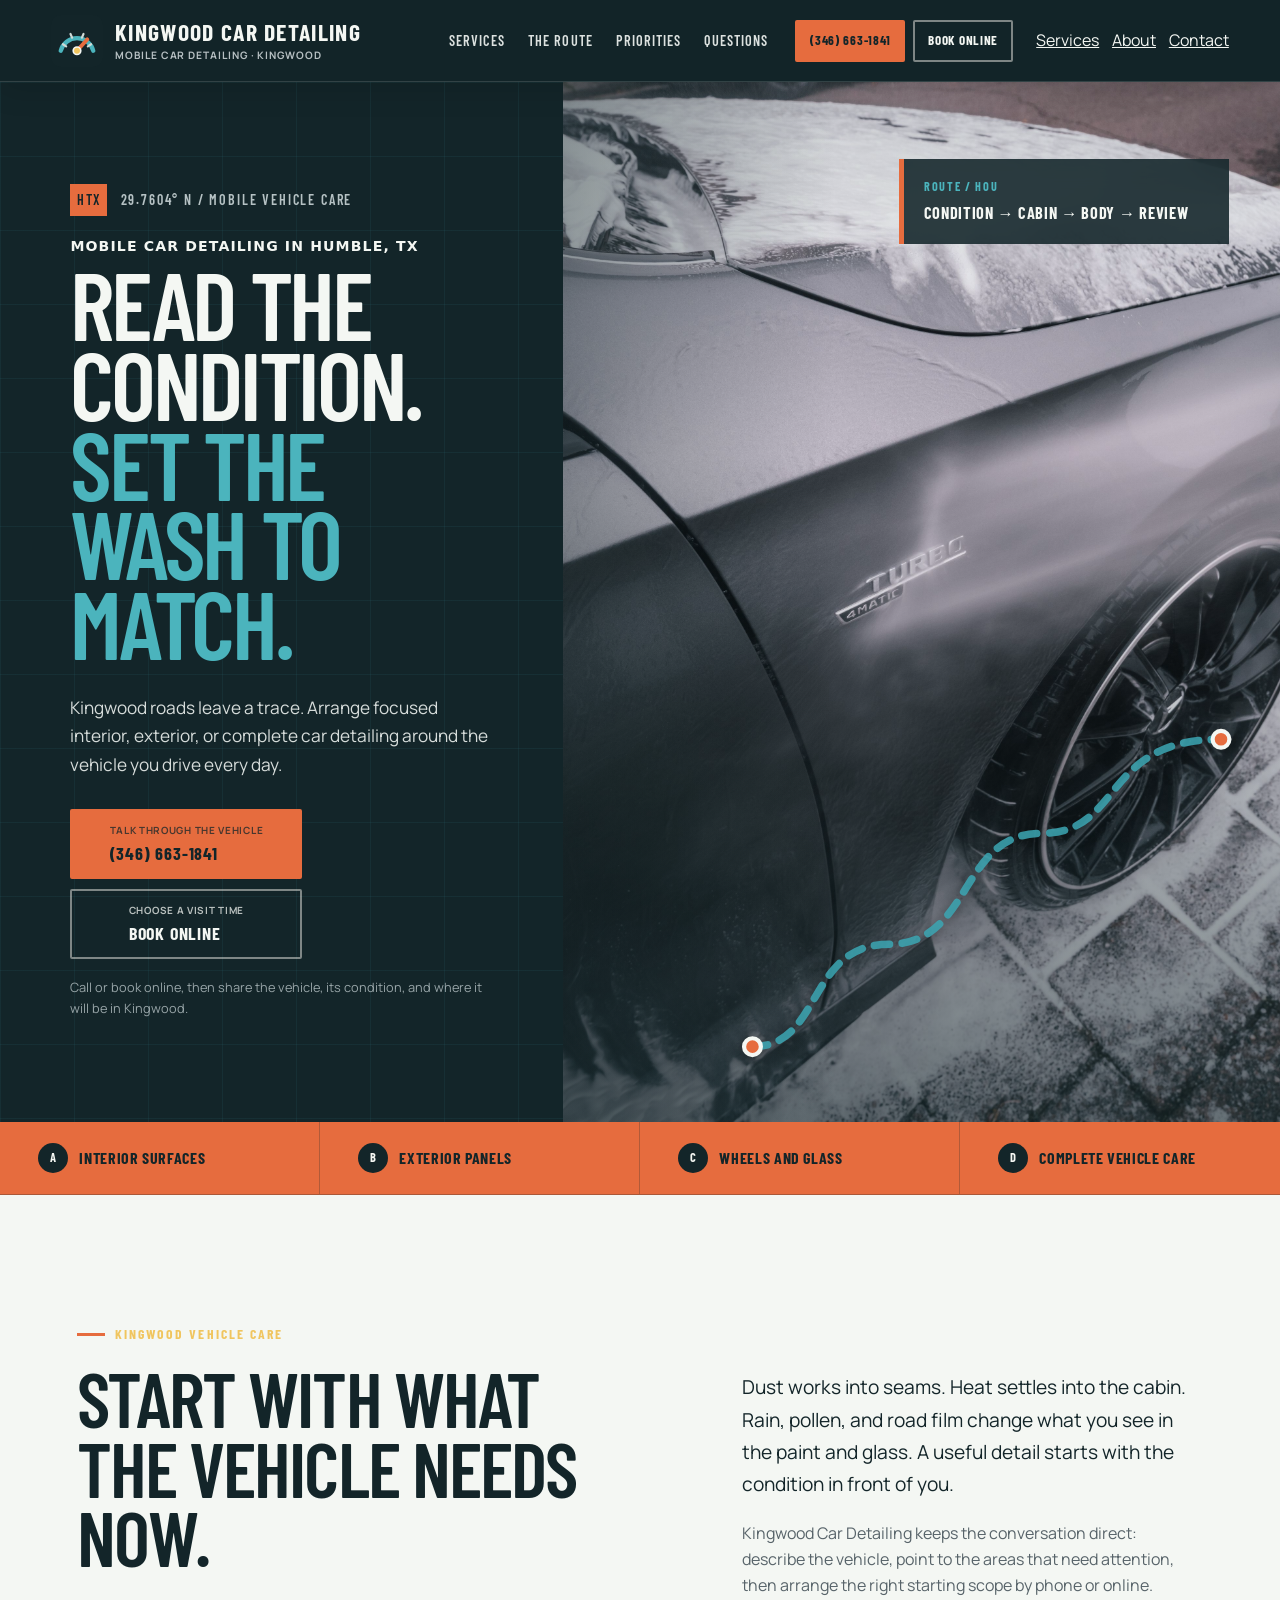
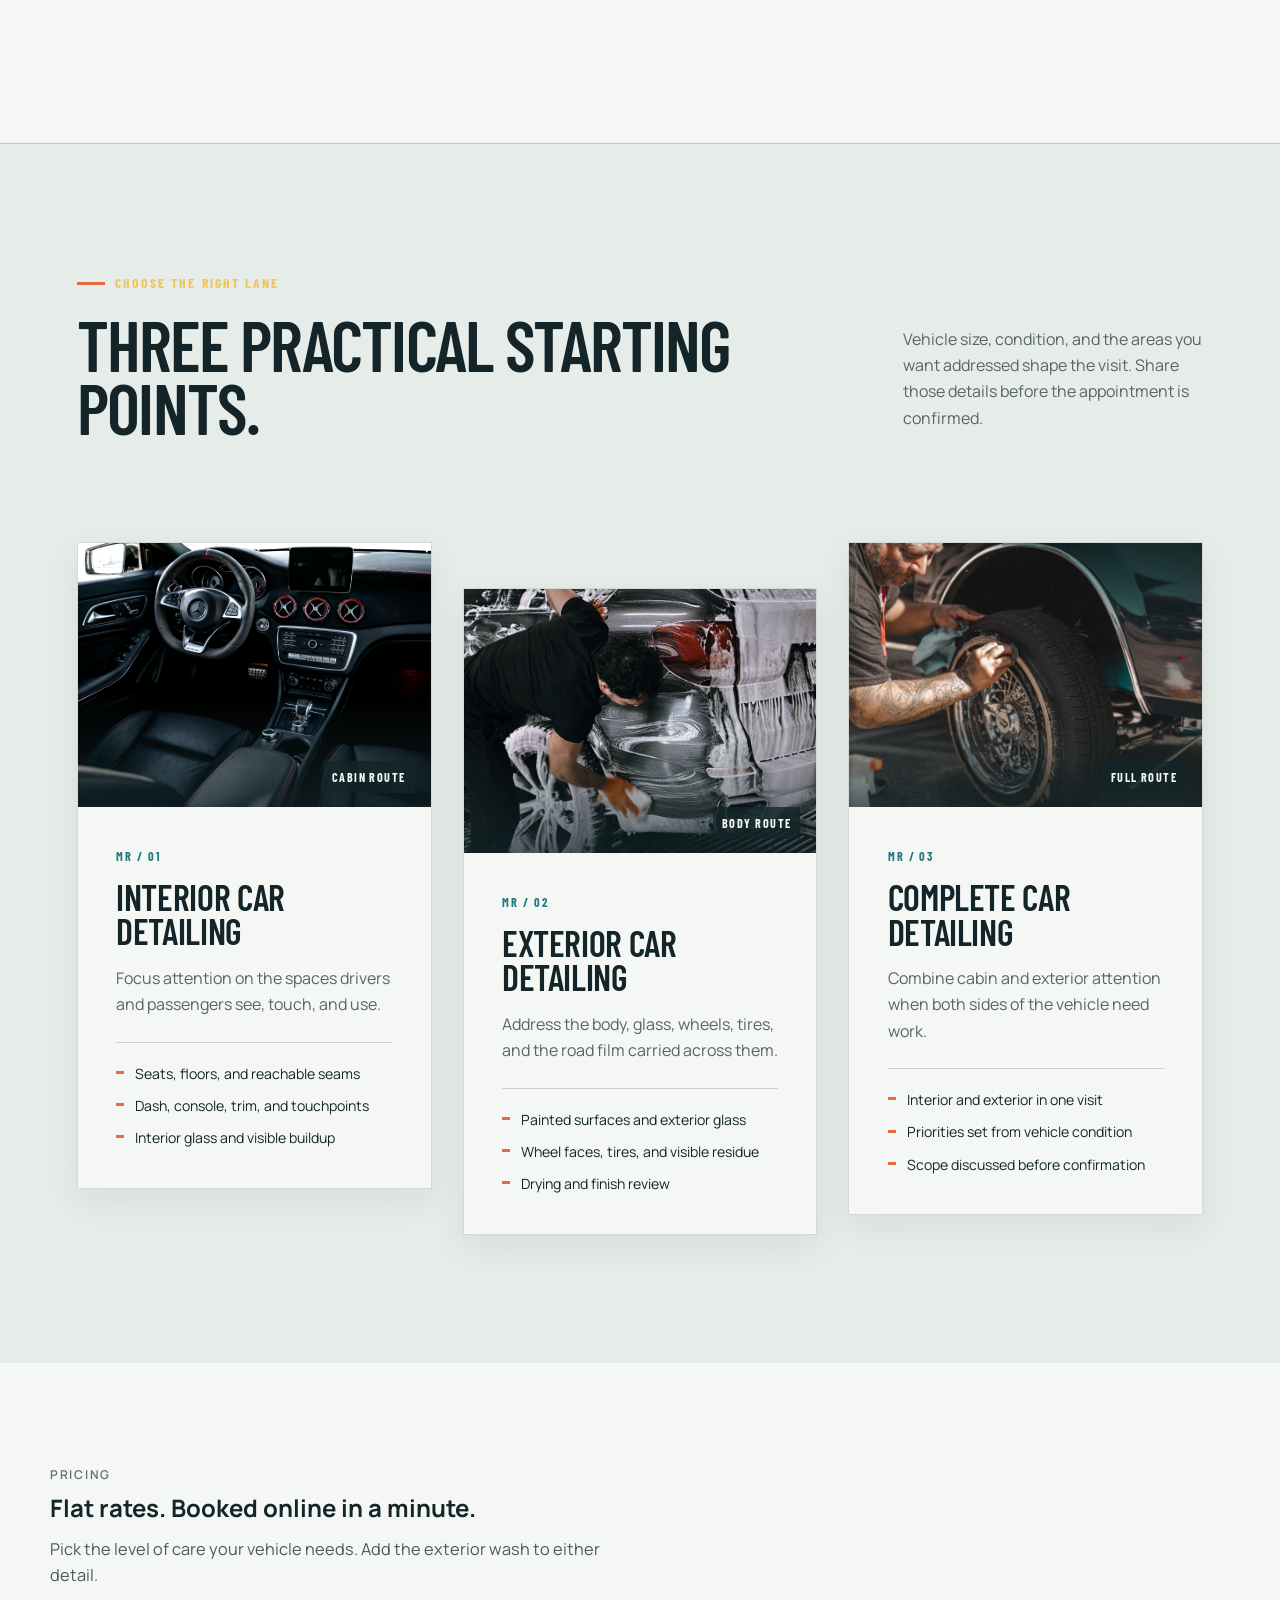
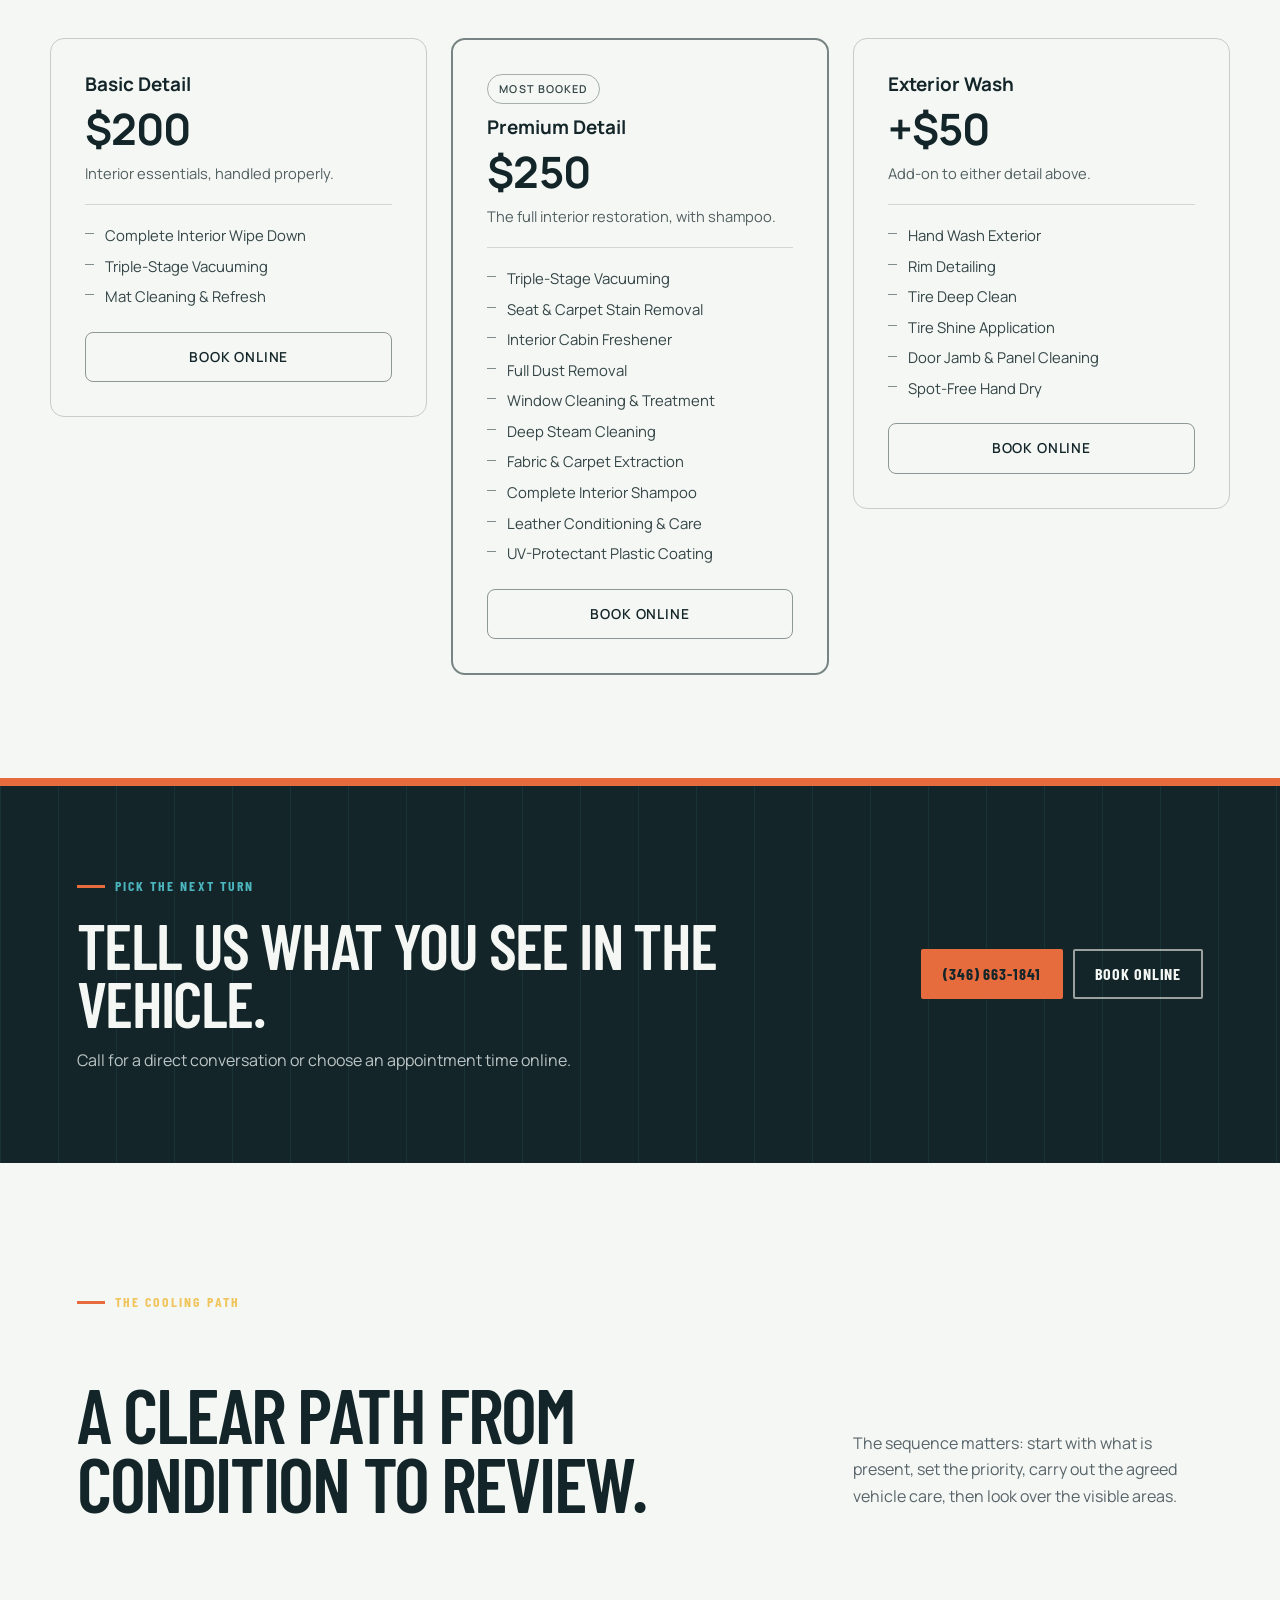
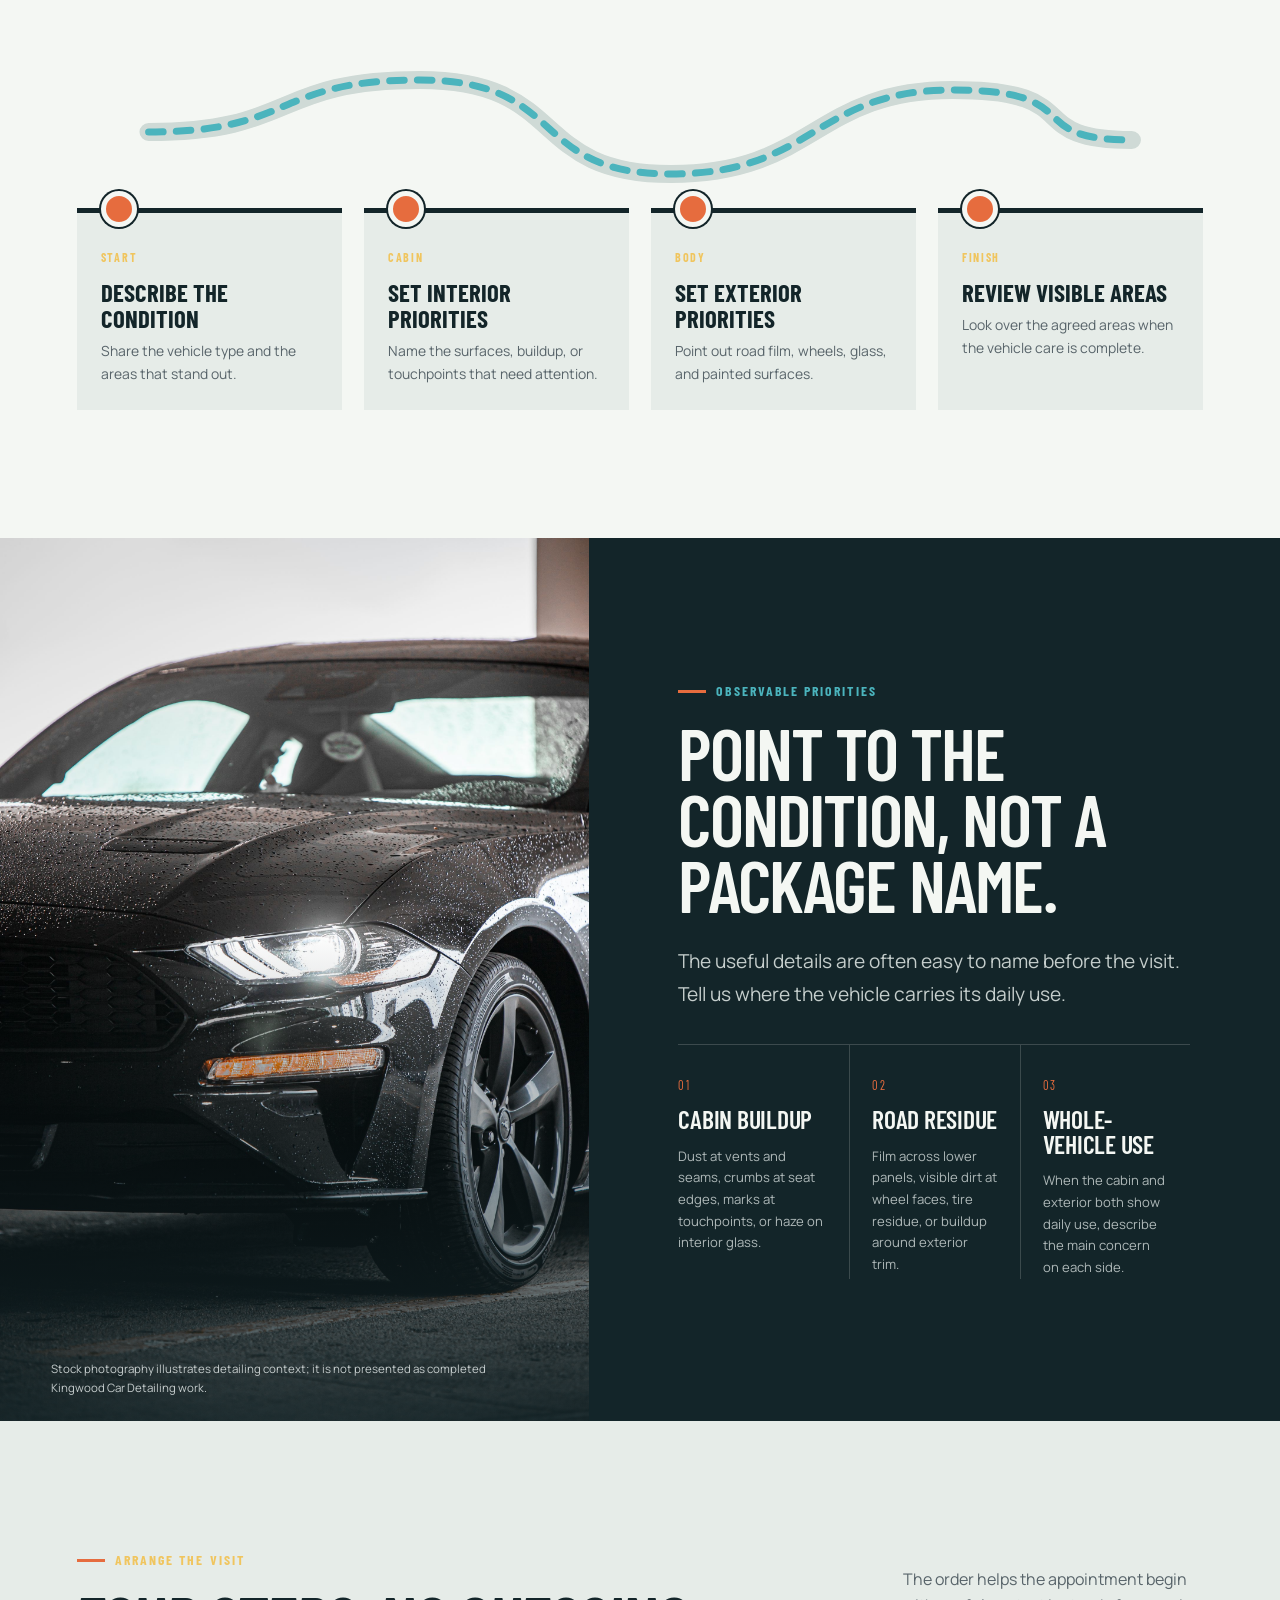
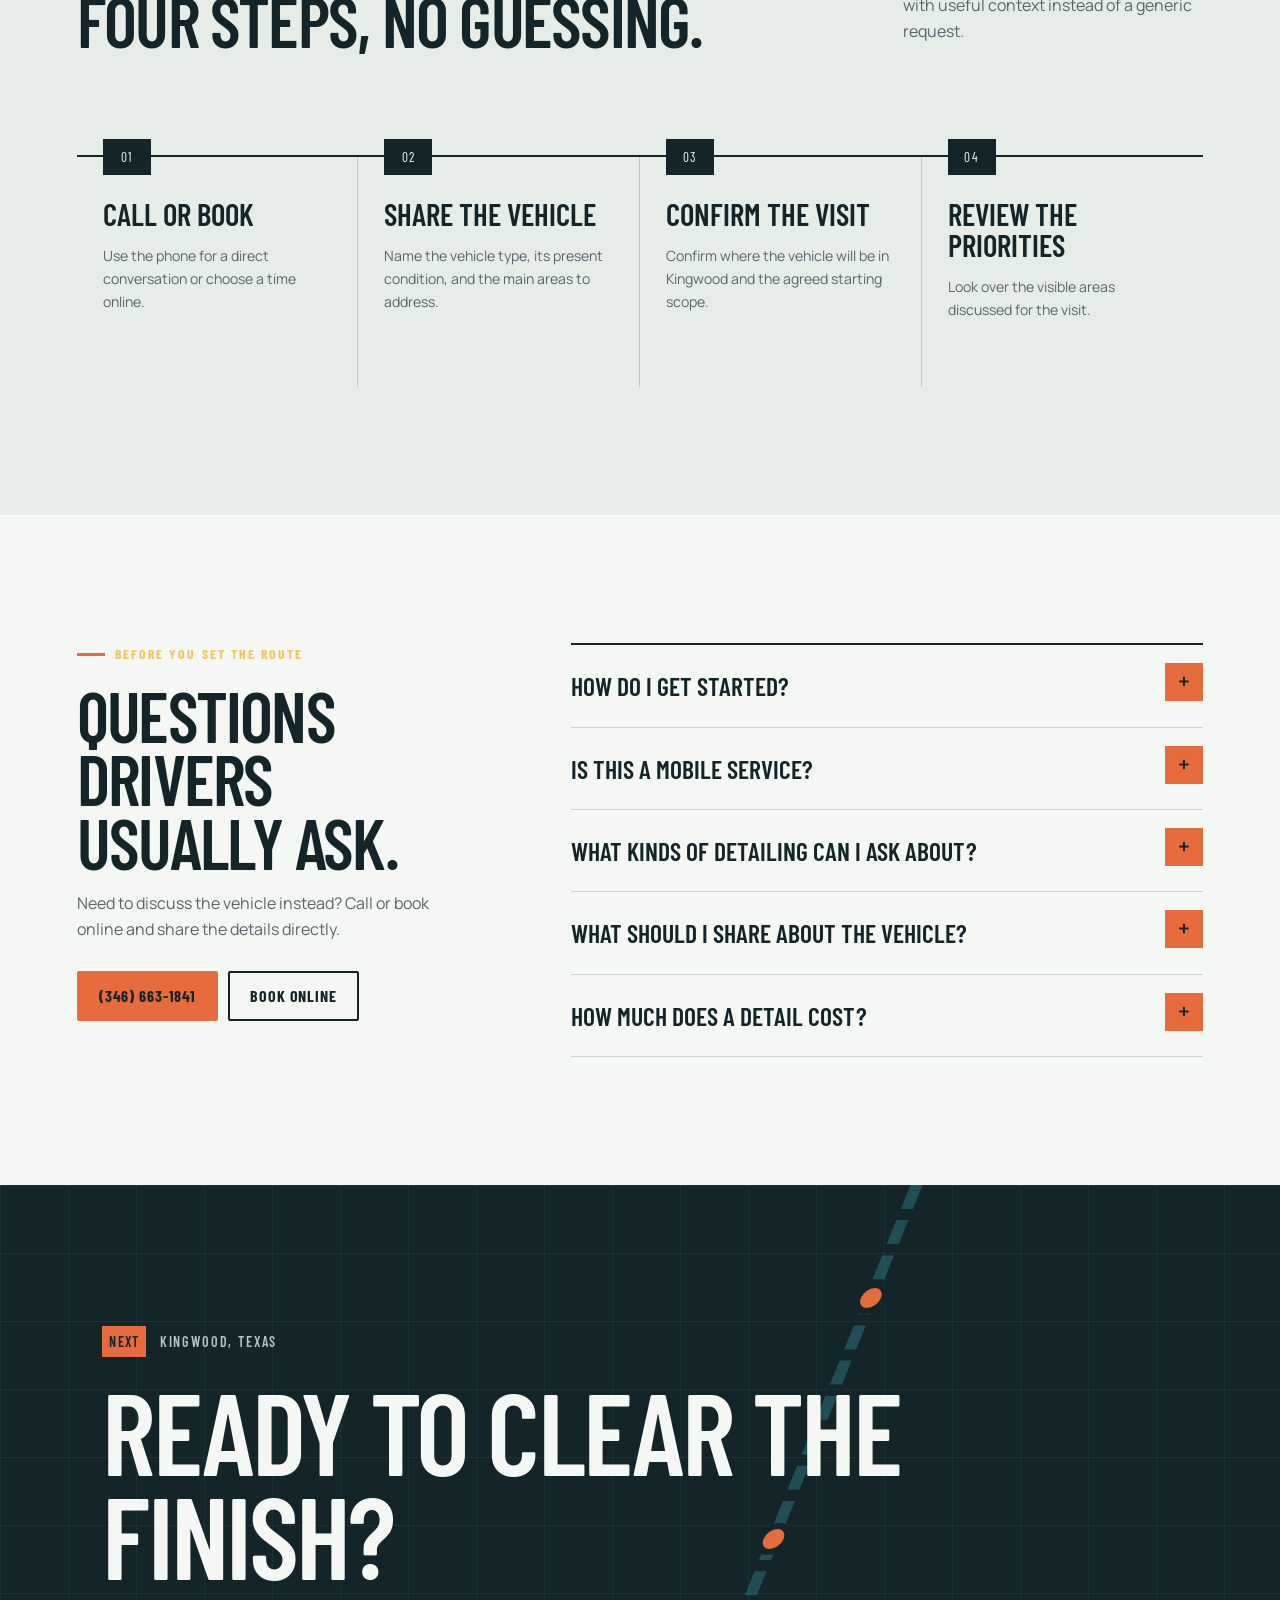
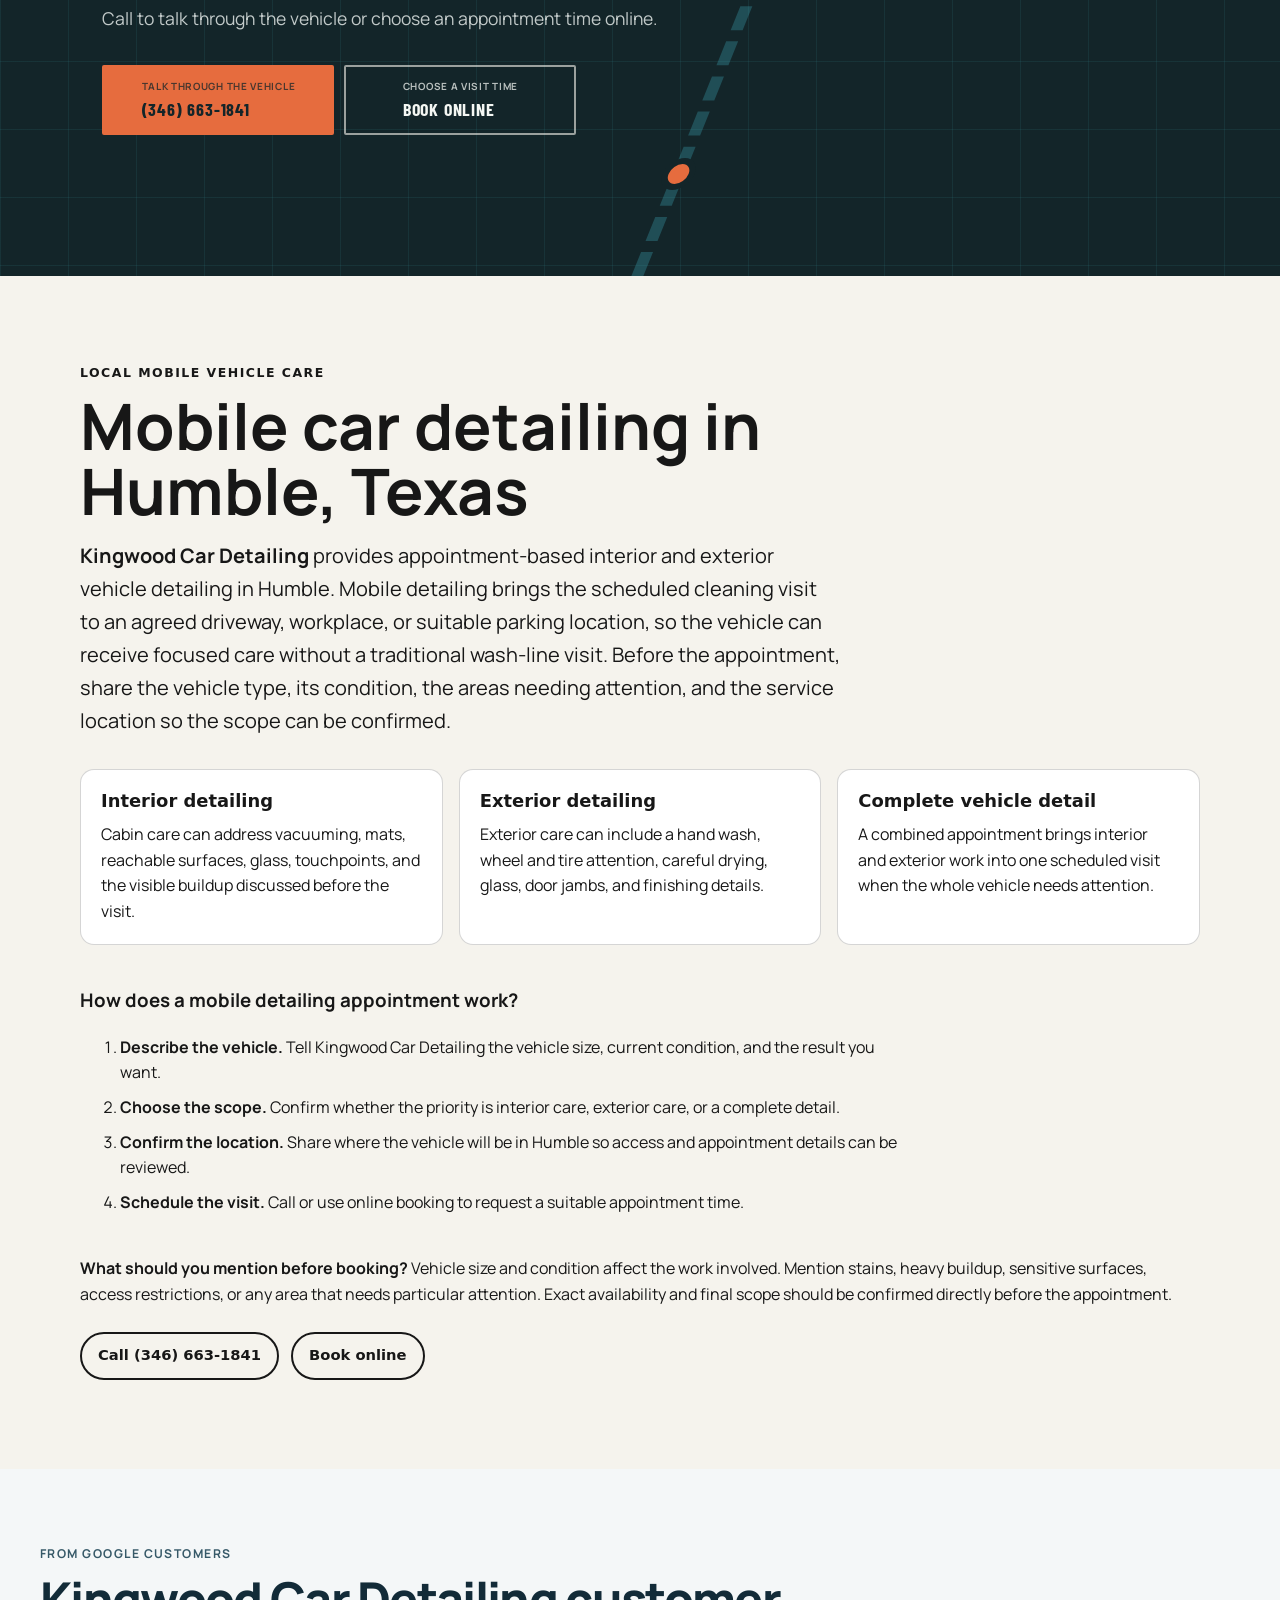
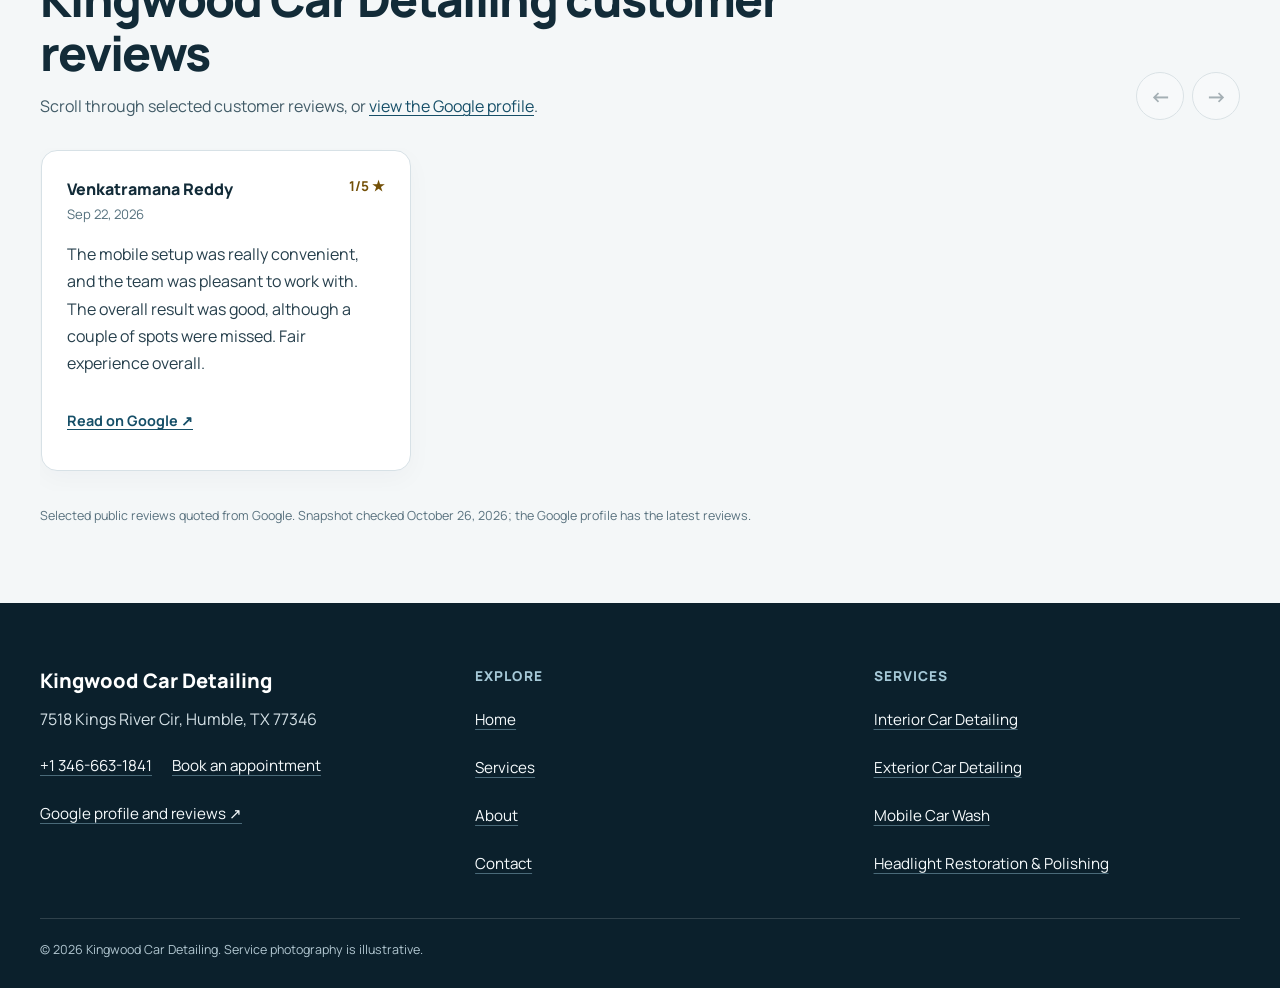
<file: index.html>
<!doctype html>
<html lang="en">
<head>
  <meta charset="utf-8">
  <meta name="viewport" content="width=device-width, initial-scale=1">
  <title>Mobile Car Detailing in Humble, TX | Kingwood Car Detailing</title>
  <meta name="theme-color" content="#191b1d">
  <link rel="canonical" href="https://kingwoodcardetailing.shop/">
  <link rel="icon" href="/assets/favicon.svg" type="image/svg+xml">
  <link rel="preconnect" href="https://fonts.googleapis.com">
  <link rel="preconnect" href="https://fonts.gstatic.com" crossorigin>
  <link href="https://fonts.googleapis.com/css2?family=Barlow+Condensed:wght@500;600;700&family=Manrope:wght@400;500;600;700&display=swap" rel="stylesheet">
  <link rel="preload" href="/assets/hero-route.jpg" as="image">
  <link rel="stylesheet" href="/styles.css">
  <script type="application/ld+json">
{
  "@context": "https://schema.org",
  "@type": "AutomotiveBusiness",
  "name": "Kingwood Car Detailing",
  "url": "https://kingwoodcardetailing.shop/",
  "telephone": "+1 346-663-1841",
  "address": {
    "@type": "PostalAddress",
    "streetAddress": "7518 Kings River Cir",
    "addressLocality": "Humble",
    "addressRegion": "TX",
    "postalCode": "77346",
    "addressCountry": "US"
  },
  "description": "Mobile car detailing in Kingwood, Texas with interior, exterior, and complete vehicle care appointments.",
  "areaServed": {
    "@type": "City",
    "name": "Humble",
    "containedInPlace": {
      "@type": "State",
      "name": "Texas"
    }
  },
  "hasOfferCatalog": {
    "@type": "OfferCatalog",
    "name": "Car detailing services",
    "itemListElement": [
      {
        "@type": "Offer",
        "itemOffered": {
          "@type": "Service",
          "name": "Interior car detailing"
        }
      },
      {
        "@type": "Offer",
        "itemOffered": {
          "@type": "Service",
          "name": "Exterior car detailing"
        }
      },
      {
        "@type": "Offer",
        "itemOffered": {
          "@type": "Service",
          "name": "Complete car detailing"
        }
      }
    ]
  },
  "priceRange": "$200-$250",
  "makesOffer": [
    {
      "@type": "Offer",
      "name": "Basic Detail",
      "price": "200",
      "priceCurrency": "USD",
      "availability": "https://schema.org/InStock",
      "itemOffered": {
        "@type": "Service",
        "name": "Basic Detail",
        "description": "Interior essentials: complete interior wipe down, triple-stage vacuuming, and mat cleaning and refresh."
      }
    },
    {
      "@type": "Offer",
      "name": "Premium Detail",
      "price": "250",
      "priceCurrency": "USD",
      "availability": "https://schema.org/InStock",
      "itemOffered": {
        "@type": "Service",
        "name": "Premium Detail",
        "description": "The full interior restoration, including complete interior shampoo, deep steam cleaning, fabric and carpet extraction, and leather conditioning."
      }
    },
    {
      "@type": "Offer",
      "name": "Exterior Wash",
      "price": "50",
      "priceCurrency": "USD",
      "availability": "https://schema.org/InStock",
      "itemOffered": {
        "@type": "Service",
        "name": "Exterior Wash",
        "description": "Add-on exterior wash: hand wash, rim detailing, tire deep clean and shine, door jamb cleaning, and spot-free hand dry."
      }
    }
  ],
  "@id": "https://kingwoodcardetailing.shop/#business",
  "geo": {
    "@type": "GeoCoordinates",
    "latitude": 30.023792276413,
    "longitude": -95.159941863378
  },
  "image": "https://kingwoodcardetailing.shop/assets/hero-route.jpg",
  "contactPoint": {
    "@type": "ContactPoint",
    "telephone": "+1 346-663-1841",
    "contactType": "customer service",
    "areaServed": "US-TX",
    "availableLanguage": "English"
  }
}
    </script>
<!-- SEO-GEO:START -->
  <meta name="description" content="Mobile car detailing in Humble, TX from Kingwood Car Detailing, with interior cleaning, exterior hand washing, and complete details. Call or book online.">
  <meta name="robots" content="index, follow, max-image-preview:large, max-snippet:-1, max-video-preview:-1">
  <meta property="og:locale" content="en_US">
  <meta property="og:type" content="website">
  <meta property="og:site_name" content="Kingwood Car Detailing">
  <meta property="og:title" content="Mobile Car Detailing in Humble, TX | Kingwood Car Detailing">
  <meta property="og:description" content="Mobile car detailing in Humble, TX from Kingwood Car Detailing, with interior cleaning, exterior hand washing, and complete details. Call or book online.">
  <meta property="og:url" content="https://kingwoodcardetailing.shop/">
  <meta property="og:image" content="https://kingwoodcardetailing.shop/assets/hero-route.jpg">
  <meta name="twitter:image" content="https://kingwoodcardetailing.shop/assets/hero-route.jpg">
  <meta name="twitter:card" content="summary_large_image">
  <meta name="twitter:title" content="Mobile Car Detailing in Humble, TX | Kingwood Car Detailing">
  <meta name="twitter:description" content="Mobile car detailing in Humble, TX from Kingwood Car Detailing, with interior cleaning, exterior hand washing, and complete details. Call or book online.">
  <style id="seo-geo-styles">
    .seo-local-intent { display:block; margin:0 0 .55rem; font:700 clamp(.78rem,1.1vw,.95rem)/1.2 system-ui,sans-serif; letter-spacing:.08em; text-transform:uppercase; }
    .seo-geo-section { background:#f5f3ed; color:#171717; padding:clamp(3.5rem,7vw,6.5rem) clamp(1.25rem,5vw,5rem); }
    .seo-geo-inner { width:min(1120px,100%); margin:0 auto; }
    .seo-geo-kicker { margin:0 0 .75rem; font:700 .78rem/1.2 system-ui,sans-serif; letter-spacing:.12em; text-transform:uppercase; }
    .seo-geo-section h2 { max-width:22ch; margin:0 0 1rem; color:inherit; font-size:clamp(2rem,5vw,4rem); line-height:1.02; }
    .seo-geo-answer { max-width:760px; margin:0 0 2rem; font-size:clamp(1.05rem,2vw,1.25rem); line-height:1.65; }
    .seo-geo-grid { display:grid; grid-template-columns:repeat(3,minmax(0,1fr)); gap:1rem; margin:2rem 0; }
    .seo-geo-card { border:1px solid rgba(23,23,23,.18); border-radius:14px; padding:1.25rem; background:#fff; }
    .seo-geo-card h3 { margin:0 0 .6rem; color:inherit; font:700 1.12rem/1.25 system-ui,sans-serif; }
    .seo-geo-card p { margin:0; line-height:1.6; }
    .seo-geo-steps { max-width:820px; margin:2.5rem 0; }
    .seo-geo-steps li { margin:.65rem 0; line-height:1.55; }
    .seo-geo-actions { display:flex; flex-wrap:wrap; gap:.75rem; margin-top:1.5rem; }
    .seo-geo-action { display:inline-flex; align-items:center; min-height:48px; padding:.75rem 1rem; border:2px solid currentColor; border-radius:999px; color:inherit; font:700 .92rem/1 system-ui,sans-serif; text-decoration:none; }
    @media (max-width:760px) { .seo-geo-grid { grid-template-columns:1fr; } }
  </style>
<!-- SEO-GEO:END -->
  <script id="seo-geo-entity-schema" type="application/ld+json">
{
  "@context": "https://schema.org",
  "@graph": [
    {
      "@type": "WebSite",
      "@id": "https://kingwoodcardetailing.shop/#website",
      "url": "https://kingwoodcardetailing.shop/",
      "name": "Kingwood Car Detailing",
      "inLanguage": "en-US",
      "publisher": {
        "@id": "https://kingwoodcardetailing.shop/#business"
      }
    },
    {
      "@type": "Service",
      "@id": "https://kingwoodcardetailing.shop/#mobile-car-detailing",
      "name": "Mobile Car Detailing in Humble, Texas",
      "serviceType": "Mobile car detailing",
      "provider": {
        "@id": "https://kingwoodcardetailing.shop/#business"
      },
      "areaServed": {
        "@type": "City",
        "name": "Humble",
        "containedInPlace": {
          "@type": "State",
          "name": "Texas"
        }
      },
      "url": "https://kingwoodcardetailing.shop/#services"
    }
  ]
}
  </script>
<style id="SEO-NEXT-NAV-CSS">.seo-next-nav{display:flex;gap:.8rem;flex-wrap:wrap}.seo-next-footer-nav{padding:1rem}.seo-next-footer-nav a{color:inherit}</style><link rel="stylesheet" href="/portfolio-components.css">
</head>
<body>
  <a class="skip-link" href="#main">Skip to content</a>

  <header class="site-header" data-header>
    <a class="brand" href="#top" aria-label="Kingwood Car Detailing home">
      <img src="/assets/logo.svg" width="52" height="52" alt="">
      <span class="brand-words">
        <strong>Kingwood Car Detailing</strong>
        <small>Mobile Car Detailing · Kingwood</small>
      </span>
    </a>

    <button class="menu-toggle" type="button" aria-expanded="false" aria-controls="site-nav">
      <span class="sr-only">Open menu</span>
      <i></i><i></i><i></i>
    </button>

    <nav class="site-nav" id="site-nav" aria-label="Primary navigation">
      <a href="#services">Services</a>
      <a href="#route">The route</a>
      <a href="#priorities">Priorities</a>
      <a href="#questions">Questions</a>
      <div class="nav-actions">
        <a class="button button-call button-small" href="tel:+13466631841">(346) 663-1841</a>
        <a class="button button-book button-small" href="/scheduling">Book online</a>
      </div>
    <!-- SEO-NEXT-NAV:START --><div class="seo-next-nav" aria-label="Expanded site pages"><a href="/services/">Services</a><a href="/about/">About</a><a href="/contact/">Contact</a></div><!-- SEO-NEXT-NAV:END --></nav>
  </header>

  <main id="main">
    <section class="hero" id="top">
      <div class="hero-copy">
        <p class="coordinate"><span>HTX</span> 29.7604° N / Mobile vehicle care</p>
        <h1><span class="seo-local-intent" data-seo-local-intent>Mobile Car Detailing in Humble, TX</span>Read the condition. <em>Set the wash to match.</em></h1>
        <p class="hero-lede">Kingwood roads leave a trace. Arrange focused interior, exterior, or complete car detailing around the vehicle you drive every day.</p>
        <div class="action-pair hero-actions">
          <a class="button button-call button-large" href="tel:+13466631841">
            <span>Talk through the vehicle</span>
            <strong>(346) 663-1841</strong>
          </a>
          <a class="button button-book button-large" href="/scheduling">
            <span>Choose a visit time</span>
            <strong>Book online</strong>
          </a>
        </div>
        <p class="microcopy">Call or book online, then share the vehicle, its condition, and where it will be in Kingwood.</p>
      </div>

      <div class="hero-image" role="img" aria-label="A vehicle covered in foam during an exterior wash">
        <div class="hero-image-scrim"></div>
        <div class="hero-map-card" aria-hidden="true">
          <span>ROUTE / HOU</span>
          <strong>Condition → Cabin → Body → Review</strong>
        </div>
        <svg class="hero-route-line" viewBox="0 0 700 560" aria-hidden="true">
          <path d="M72 470 C156 470 136 348 235 348 S318 216 416 216 S487 104 630 104"/>
          <circle cx="72" cy="470" r="10"/>
          <circle cx="630" cy="104" r="10"/>
        </svg>
      </div>
    </section>

    <section class="road-strip" aria-label="Service focus">
      <p><span>A</span> Interior surfaces</p>
      <p><span>B</span> Exterior panels</p>
      <p><span>C</span> Wheels and glass</p>
      <p><span>D</span> Complete vehicle care</p>
    </section>

    <section class="section intro" aria-labelledby="intro-title">
      <div class="section-label">Kingwood vehicle care</div>
      <div class="intro-grid">
        <h2 id="intro-title">Start with what the vehicle needs now.</h2>
        <div class="intro-copy">
          <p class="lead">Dust works into seams. Heat settles into the cabin. Rain, pollen, and road film change what you see in the paint and glass. A useful detail starts with the condition in front of you.</p>
          <p>Kingwood Car Detailing keeps the conversation direct: describe the vehicle, point to the areas that need attention, then arrange the right starting scope by phone or online.</p>
        </div>
      </div>
    </section>

    <section class="section services" id="services" aria-labelledby="services-title">
      <div class="section-heading">
        <div>
          <p class="section-kicker">Choose the right lane</p>
          <h2 id="services-title">Three practical starting points.</h2>
        </div>
        <p>Vehicle size, condition, and the areas you want addressed shape the visit. Share those details before the appointment is confirmed.</p>
      </div>

      <div class="service-grid">
        <article class="service-card">
          <div class="service-photo">
            <img src="/assets/service-interior.jpg" alt="A vehicle interior receiving careful surface cleaning" loading="lazy" width="1800" height="1200">
            <span>Cabin route</span>
          </div>
          <div class="service-content">
            <p class="service-code">MR / 01</p>
            <h3>Interior car detailing</h3>
            <p>Focus attention on the spaces drivers and passengers see, touch, and use.</p>
            <ul>
              <li>Seats, floors, and reachable seams</li>
              <li>Dash, console, trim, and touchpoints</li>
              <li>Interior glass and visible buildup</li>
            </ul>
          </div>
        </article>

        <article class="service-card service-card-offset">
          <div class="service-photo">
            <img src="/assets/service-foam.jpg" alt="A dark car covered with wash foam" loading="lazy" width="1800" height="2250">
            <span>Body route</span>
          </div>
          <div class="service-content">
            <p class="service-code">MR / 02</p>
            <h3>Exterior car detailing</h3>
            <p>Address the body, glass, wheels, tires, and the road film carried across them.</p>
            <ul>
              <li>Painted surfaces and exterior glass</li>
              <li>Wheel faces, tires, and visible residue</li>
              <li>Drying and finish review</li>
            </ul>
          </div>
        </article>

        <article class="service-card">
          <div class="service-photo">
            <img src="/assets/service-wheel.jpg" alt="A vehicle wheel covered with cleaning foam" loading="lazy" width="1800" height="1200">
            <span>Full route</span>
          </div>
          <div class="service-content">
            <p class="service-code">MR / 03</p>
            <h3>Complete car detailing</h3>
            <p>Combine cabin and exterior attention when both sides of the vehicle need work.</p>
            <ul>
              <li>Interior and exterior in one visit</li>
              <li>Priorities set from vehicle condition</li>
              <li>Scope discussed before confirmation</li>
            </ul>
          </div>
        </article>
      </div>
    </section>

    <section class="rates" id="pricing" aria-labelledby="pricing-title">
      <div class="rates-shell">
        <div class="rates-head">
          <p class="rates-eyebrow">Pricing</p>
          <h2 id="pricing-title">Flat rates. Booked online in a minute.</h2>
          <p class="rates-intro">Pick the level of care your vehicle needs. Add the exterior wash to either detail.</p>
        </div>

        <div class="rate-grid">
          <article class="rate-card">
            <h3>Basic Detail</h3>
            <p class="rate-figure">$200</p>
            <p class="rate-note">Interior essentials, handled properly.</p>
            <ul class="rate-list">
              <li>Complete Interior Wipe Down</li>
              <li>Triple-Stage Vacuuming</li>
              <li>Mat Cleaning &amp; Refresh</li>
            </ul>
            <a class="rate-cta" href="/scheduling" target="_blank" rel="noopener">Book Online</a>
          </article>
          <article class="rate-card rate-card-featured">
            <span class="rate-badge">Most booked</span>
            <h3>Premium Detail</h3>
            <p class="rate-figure">$250</p>
            <p class="rate-note">The full interior restoration, with shampoo.</p>
            <ul class="rate-list">
              <li>Triple-Stage Vacuuming</li>
              <li>Seat &amp; Carpet Stain Removal</li>
              <li>Interior Cabin Freshener</li>
              <li>Full Dust Removal</li>
              <li>Window Cleaning &amp; Treatment</li>
              <li>Deep Steam Cleaning</li>
              <li>Fabric &amp; Carpet Extraction</li>
              <li>Complete Interior Shampoo</li>
              <li>Leather Conditioning &amp; Care</li>
              <li>UV-Protectant Plastic Coating</li>
            </ul>
            <a class="rate-cta" href="/scheduling" target="_blank" rel="noopener">Book Online</a>
          </article>
          <article class="rate-card">
            <h3>Exterior Wash</h3>
            <p class="rate-figure">+$50</p>
            <p class="rate-note">Add-on to either detail above.</p>
            <ul class="rate-list">
              <li>Hand Wash Exterior</li>
              <li>Rim Detailing</li>
              <li>Tire Deep Clean</li>
              <li>Tire Shine Application</li>
              <li>Door Jamb &amp; Panel Cleaning</li>
              <li>Spot-Free Hand Dry</li>
            </ul>
            <a class="rate-cta" href="/scheduling" target="_blank" rel="noopener">Book Online</a>
          </article>
        </div>
      </div>
    </section>


    <section class="route-callout" aria-label="Contact Kingwood Car Detailing">
      <div>
        <p class="section-kicker">Pick the next turn</p>
        <h2>Tell us what you see in the vehicle.</h2>
        <p>Call for a direct conversation or choose an appointment time online.</p>
      </div>
      <div class="action-pair">
        <a class="button button-call" href="tel:+13466631841">(346) 663-1841</a>
        <a class="button button-book button-book-light" href="/scheduling">Book online</a>
      </div>
    </section>

    <section class="section route-section" id="route" aria-labelledby="route-title">
      <div class="route-intro">
        <p class="section-kicker">The cooling path</p>
        <h2 id="route-title">A clear path from condition to review.</h2>
        <p>The sequence matters: start with what is present, set the priority, carry out the agreed vehicle care, then look over the visible areas.</p>
      </div>

      <div class="route-map">
        <svg viewBox="0 0 1100 190" preserveAspectRatio="none" aria-hidden="true">
          <path class="route-base" d="M70 100 C215 100 190 48 335 48 S440 142 580 142 S720 58 855 58 S920 108 1030 108"/>
          <path class="route-progress" d="M70 100 C215 100 190 48 335 48 S440 142 580 142 S720 58 855 58 S920 108 1030 108"/>
        </svg>
        <ol class="waypoints">
          <li>
            <span>Start</span>
            <strong>Describe the condition</strong>
            <p>Share the vehicle type and the areas that stand out.</p>
          </li>
          <li>
            <span>Cabin</span>
            <strong>Set interior priorities</strong>
            <p>Name the surfaces, buildup, or touchpoints that need attention.</p>
          </li>
          <li>
            <span>Body</span>
            <strong>Set exterior priorities</strong>
            <p>Point out road film, wheels, glass, and painted surfaces.</p>
          </li>
          <li>
            <span>Finish</span>
            <strong>Review visible areas</strong>
            <p>Look over the agreed areas when the vehicle care is complete.</p>
          </li>
        </ol>
      </div>
    </section>

    <section class="priorities" id="priorities" aria-labelledby="priorities-title">
      <div class="priority-image">
        <img src="/assets/detail-wet-paint.jpg" alt="Water droplets reflecting light on dark vehicle paint" loading="lazy" width="2000" height="3000">
        <p>Stock photography illustrates detailing context; it is not presented as completed Kingwood Car Detailing work.</p>
      </div>
      <div class="priority-copy">
        <p class="section-kicker">Observable priorities</p>
        <h2 id="priorities-title">Point to the condition, not a package name.</h2>
        <p class="lead">The useful details are often easy to name before the visit. Tell us where the vehicle carries its daily use.</p>
        <div class="priority-list">
          <article>
            <span>01</span>
            <h3>Cabin buildup</h3>
            <p>Dust at vents and seams, crumbs at seat edges, marks at touchpoints, or haze on interior glass.</p>
          </article>
          <article>
            <span>02</span>
            <h3>Road residue</h3>
            <p>Film across lower panels, visible dirt at wheel faces, tire residue, or buildup around exterior trim.</p>
          </article>
          <article>
            <span>03</span>
            <h3>Whole-vehicle use</h3>
            <p>When the cabin and exterior both show daily use, describe the main concern on each side.</p>
          </article>
        </div>
      </div>
    </section>

    <section class="section process" aria-labelledby="process-title">
      <div class="section-heading">
        <div>
          <p class="section-kicker">Arrange the visit</p>
          <h2 id="process-title">Four steps, no guessing.</h2>
        </div>
        <p>The order helps the appointment begin with useful context instead of a generic request.</p>
      </div>
      <ol class="process-grid">
        <li><span>Call or book</span><p>Use the phone for a direct conversation or choose a time online.</p></li>
        <li><span>Share the vehicle</span><p>Name the vehicle type, its present condition, and the main areas to address.</p></li>
        <li><span>Confirm the visit</span><p>Confirm where the vehicle will be in Kingwood and the agreed starting scope.</p></li>
        <li><span>Review the priorities</span><p>Look over the visible areas discussed for the visit.</p></li>
      </ol>
    </section>

    <section class="section questions" id="questions" aria-labelledby="questions-title">
      <div class="questions-intro">
        <p class="section-kicker">Before you set the route</p>
        <h2 id="questions-title">Questions drivers usually ask.</h2>
        <p>Need to discuss the vehicle instead? Call or book online and share the details directly.</p>
        <div class="action-pair questions-actions">
          <a class="button button-call" href="tel:+13466631841">(346) 663-1841</a>
          <a class="button button-book button-book-dark" href="/scheduling">Book online</a>
        </div>
      </div>
      <div class="faq-list">
        <details>
          <summary>How do I get started?</summary>
          <p>Call (346) 663-1841 or book online. Share the vehicle type, its condition, the areas that need attention, and where it will be in Kingwood.</p>
        </details>
        <details>
          <summary>Is this a mobile service?</summary>
          <p>Yes. Kingwood Car Detailing is built around mobile car detailing in Kingwood. Confirm the location and visit details when you call or book.</p>
        </details>
        <details>
          <summary>What kinds of detailing can I ask about?</summary>
          <p>Start with interior, exterior, or complete car detailing. The vehicle size, condition, and visible priorities help shape the scope.</p>
        </details>
        <details>
          <summary>What should I share about the vehicle?</summary>
          <p>Share the vehicle type, what you can see now, any areas that need focused attention, and where the vehicle will be for the visit.</p>
        </details>
        <details>
          <summary>How much does a detail cost?</summary>
          <p>The Basic Detail is $200 and covers interior essentials. The Premium Detail is $250 and includes a complete interior shampoo. An Exterior Wash can be added to either for $50. Vehicle size and condition can affect the final scope, so confirm the details when you call or book.</p>
        </details>
      </div>
    </section>

    <section class="final-cta" id="contact">
      <div class="final-route-mark" aria-hidden="true">
        <span></span><span></span><span></span>
      </div>
      <p class="coordinate"><span>NEXT</span> Kingwood, Texas</p>
      <h2>Ready to clear the finish?</h2>
      <p>Call to talk through the vehicle or choose an appointment time online.</p>
      <div class="action-pair final-actions">
        <a class="button button-call button-large" href="tel:+13466631841">
          <span>Talk through the vehicle</span>
          <strong>(346) 663-1841</strong>
        </a>
        <a class="button button-book button-book-light button-large" href="/scheduling">
          <span>Choose a visit time</span>
          <strong>Book online</strong>
        </a>
      </div>
    </section>
  <!-- SEO-GEO-LOCAL:START -->
    <section class="seo-geo-section" id="local-detailing" aria-labelledby="local-detailing-title">
      <div class="seo-geo-inner">
        <p class="seo-geo-kicker">Local mobile vehicle care</p>
        <h2 id="local-detailing-title">Mobile car detailing in Humble, Texas</h2>
        <p class="seo-geo-answer"><strong>Kingwood Car Detailing</strong> provides appointment-based interior and exterior vehicle detailing in Humble. Mobile detailing brings the scheduled cleaning visit to an agreed driveway, workplace, or suitable parking location, so the vehicle can receive focused care without a traditional wash-line visit. Before the appointment, share the vehicle type, its condition, the areas needing attention, and the service location so the scope can be confirmed.</p>

        <div class="seo-geo-grid" aria-label="Available detailing options">
          <article class="seo-geo-card">
            <h3>Interior detailing</h3>
            <p>Cabin care can address vacuuming, mats, reachable surfaces, glass, touchpoints, and the visible buildup discussed before the visit.</p>
          </article>
          <article class="seo-geo-card">
            <h3>Exterior detailing</h3>
            <p>Exterior care can include a hand wash, wheel and tire attention, careful drying, glass, door jambs, and finishing details.</p>
          </article>
          <article class="seo-geo-card">
            <h3>Complete vehicle detail</h3>
            <p>A combined appointment brings interior and exterior work into one scheduled visit when the whole vehicle needs attention.</p>
          </article>
        </div>

        <div class="seo-geo-steps">
          <h3>How does a mobile detailing appointment work?</h3>
          <ol>
            <li><strong>Describe the vehicle.</strong> Tell Kingwood Car Detailing the vehicle size, current condition, and the result you want.</li>
            <li><strong>Choose the scope.</strong> Confirm whether the priority is interior care, exterior care, or a complete detail.</li>
            <li><strong>Confirm the location.</strong> Share where the vehicle will be in Humble so access and appointment details can be reviewed.</li>
            <li><strong>Schedule the visit.</strong> Call or use online booking to request a suitable appointment time.</li>
          </ol>
        </div>

        <p><strong>What should you mention before booking?</strong> Vehicle size and condition affect the work involved. Mention stains, heavy buildup, sensitive surfaces, access restrictions, or any area that needs particular attention. Exact availability and final scope should be confirmed directly before the appointment.</p>
        <div class="seo-geo-actions">
          <a class="seo-geo-action" href="tel:+13466631841">Call (346) 663-1841</a>
          <a class="seo-geo-action" href="/scheduling" target="_blank" rel="noopener">Book online</a>
        </div>
      </div>
    </section>
<!-- SEO-GEO-LOCAL:END -->
  <!-- PORTFOLIO-REVIEWS:START --><section class="portfolio-reviews" aria-labelledby="portfolio-reviews-title"><div class="portfolio-reviews__heading"><div><p class="portfolio-reviews__kicker">From Google customers</p><h2 id="portfolio-reviews-title">Kingwood Car Detailing customer reviews</h2><p class="portfolio-reviews__intro">Scroll through selected customer reviews, or <a href="https://www.google.com/maps?cid=2976044469024476765" target="_blank" rel="noopener noreferrer">view the Google profile</a>.</p></div><div class="portfolio-reviews__controls"><button type="button" data-reviews-prev aria-label="Previous reviews">←</button><button type="button" data-reviews-next aria-label="Next reviews">→</button></div></div><div class="portfolio-reviews__track" role="region" aria-label="Scrollable customer reviews" tabindex="0"><article class="portfolio-review"><div class="portfolio-review__meta"><div><span class="portfolio-review__author">Venkatramana Reddy</span><time datetime="2026-09-22">Sep 22, 2026</time></div><span class="portfolio-review__rating" aria-label="1 out of 5 stars">1/5 ★</span></div><blockquote><p>The mobile setup was really convenient, and the team was pleasant to work with. The overall result was good, although a couple of spots were missed. Fair experience overall.</p></blockquote><a class="portfolio-review__source" href="https://www.google.com/maps/reviews/data=!4m8!14m7!1m6!2m5!1sCi9DQUlRQUNvZENodHljRjlvT2xWbWRWRkVWVFZtVEdSWE5IUkZjWFZHUnpsNGVXYxAB!2m1!1s0x0:0x294d08ad43f84e5d!3m1!1s2@1:CAIQACodChtycF9oOlVmdVFEVTVmTGRXNHRFcXVGRzl4eWc%7C%7C?hl=en-US" target="_blank" rel="noopener noreferrer">Read on Google ↗</a></article></div><p class="portfolio-reviews__note">Selected public reviews quoted from Google. Snapshot checked <time datetime="2026-10-26">October 26, 2026</time>; the Google profile has the latest reviews.</p></section><!-- PORTFOLIO-REVIEWS:END -->
</main>

  <footer class="portfolio-footer"><div class="portfolio-footer__grid"><div><strong class="portfolio-footer__name">Kingwood Car Detailing</strong><address>7518 Kings River Cir, Humble, TX 77346</address><div class="portfolio-footer__contact"><a href="tel:+13466631841">+1 346-663-1841</a><a href="/scheduling">Book an appointment</a></div><a href="https://www.google.com/maps?cid=2976044469024476765" target="_blank" rel="noopener noreferrer">Google profile and reviews ↗</a></div><div><h2>Explore</h2><nav aria-label="Footer navigation"><a href="/">Home</a><a href="/services/">Services</a><a href="/about/">About</a><a href="/contact/">Contact</a></nav></div><div><h2>Services</h2><nav aria-label="Service pages"><a href="/services/interior-car-detailing/">Interior Car Detailing</a><a href="/services/exterior-car-detailing/">Exterior Car Detailing</a><a href="/services/mobile-car-wash/">Mobile Car Wash</a><a href="/services/headlight-restoration/">Headlight Restoration &amp; Polishing</a></nav></div></div><p class="portfolio-footer__bottom">© <span id="year">2026</span> Kingwood Car Detailing. Service photography is illustrative.</p></footer>

  <div class="mobile-action-bar" aria-label="Contact options">
    <a href="tel:+13466631841"><span>Call</span><strong>(346) 663-1841</strong></a>
    <a href="/scheduling"><span>Schedule</span><strong>Book online</strong></a>
  </div>

  <script src="/script.js" defer></script>
<script src="/portfolio-components.js" defer></script>
</body>
</html>
</file>
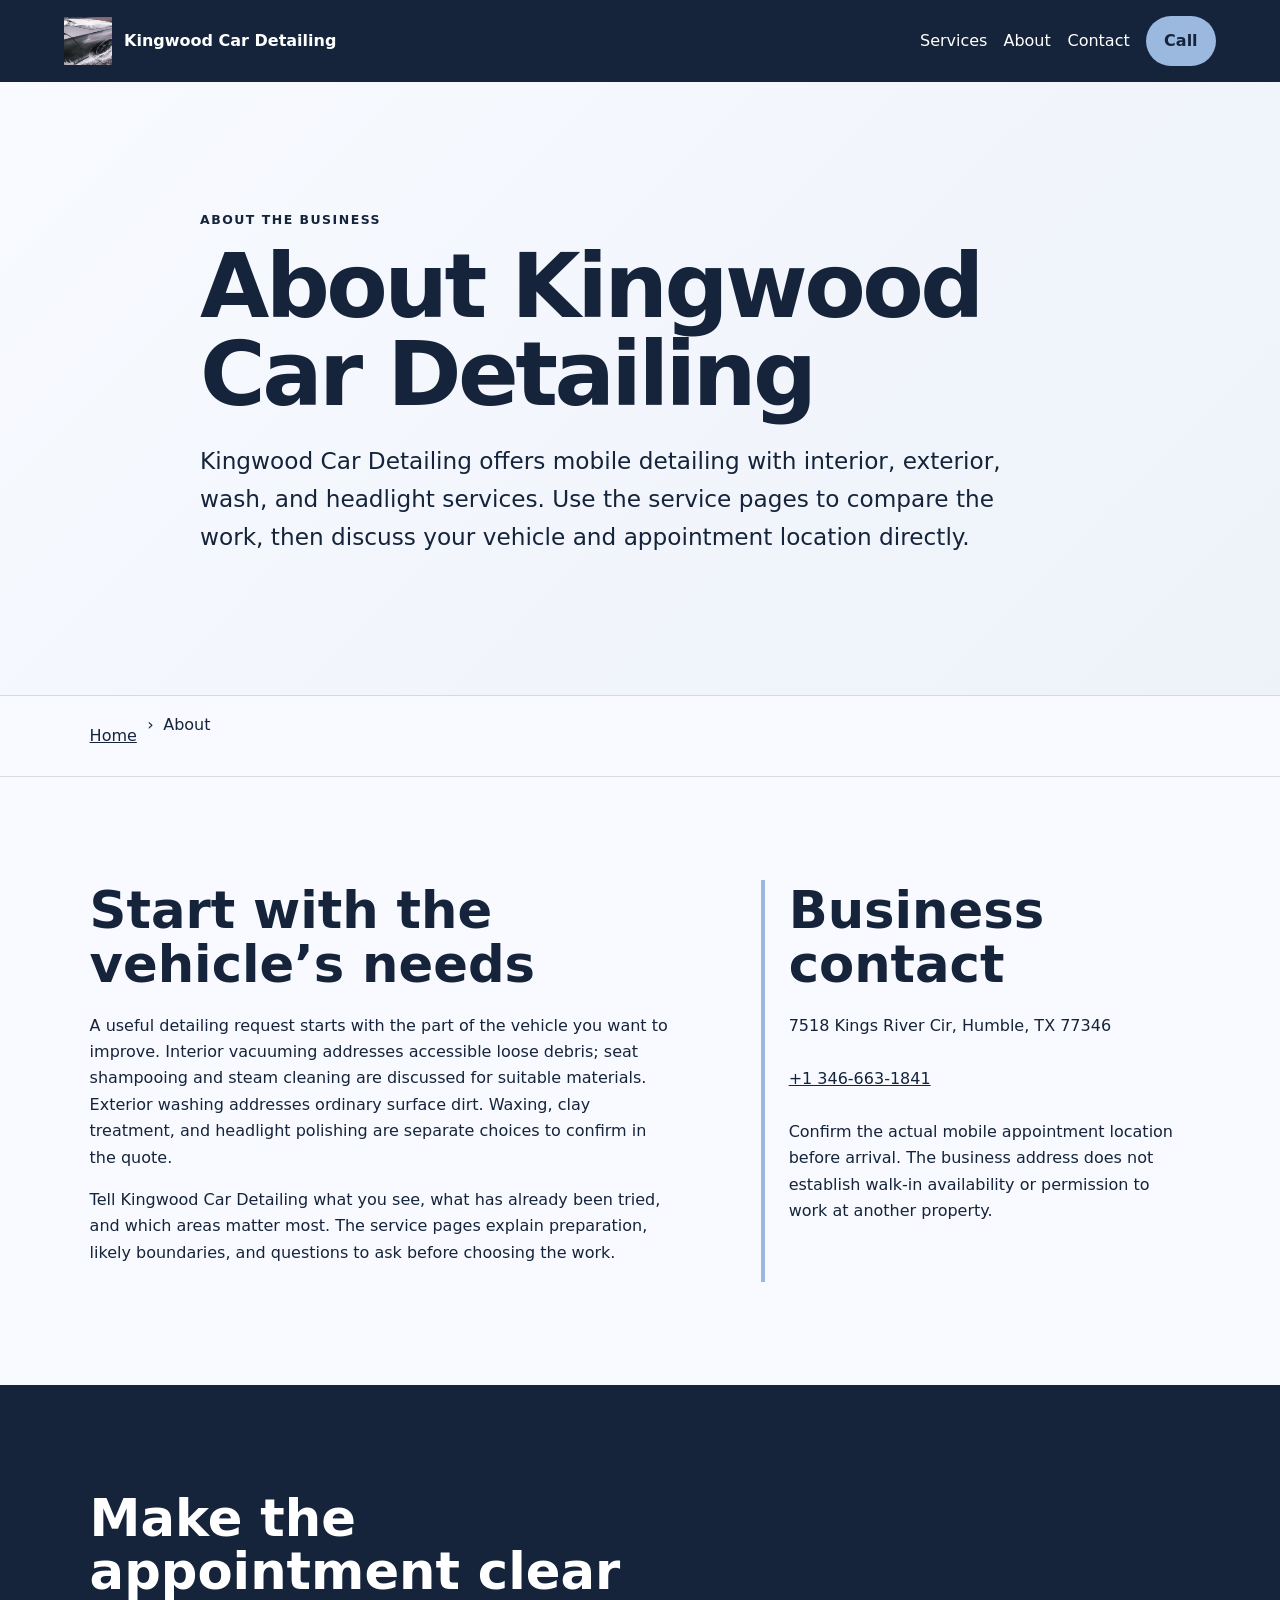
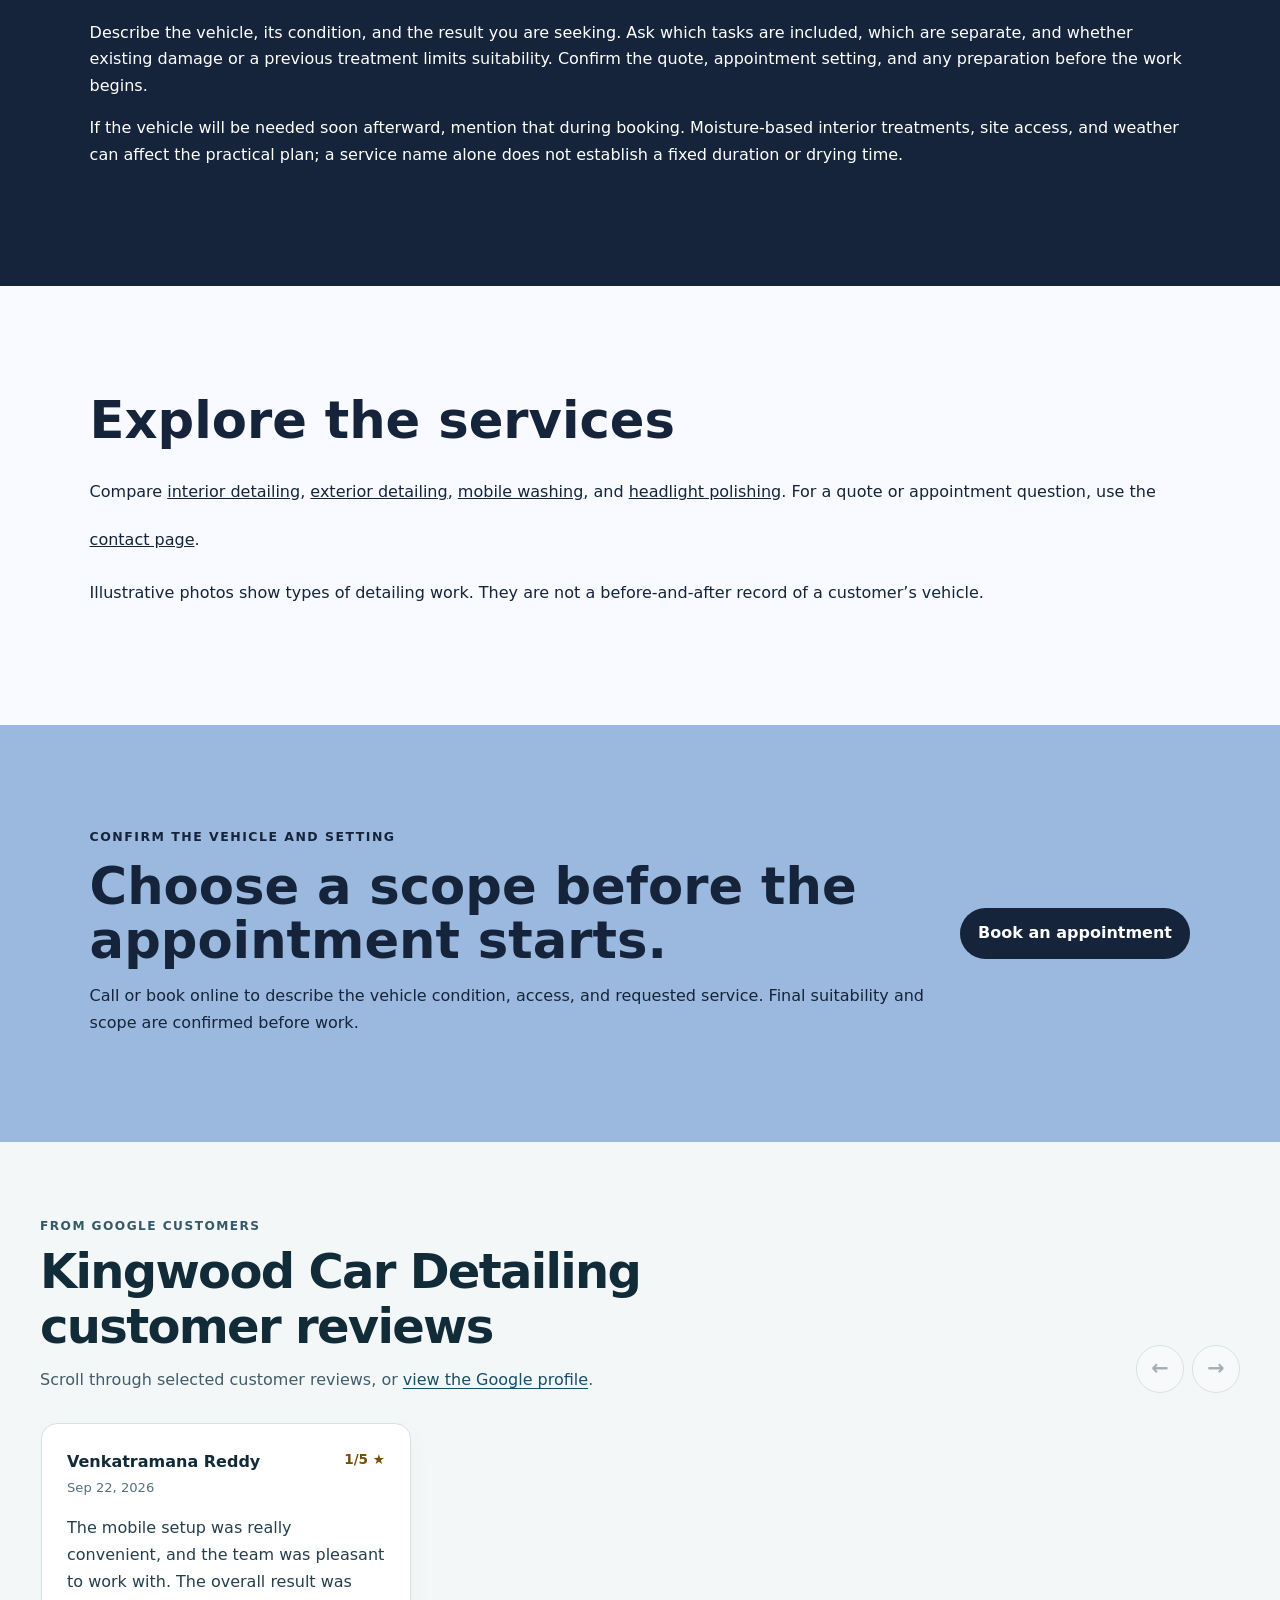
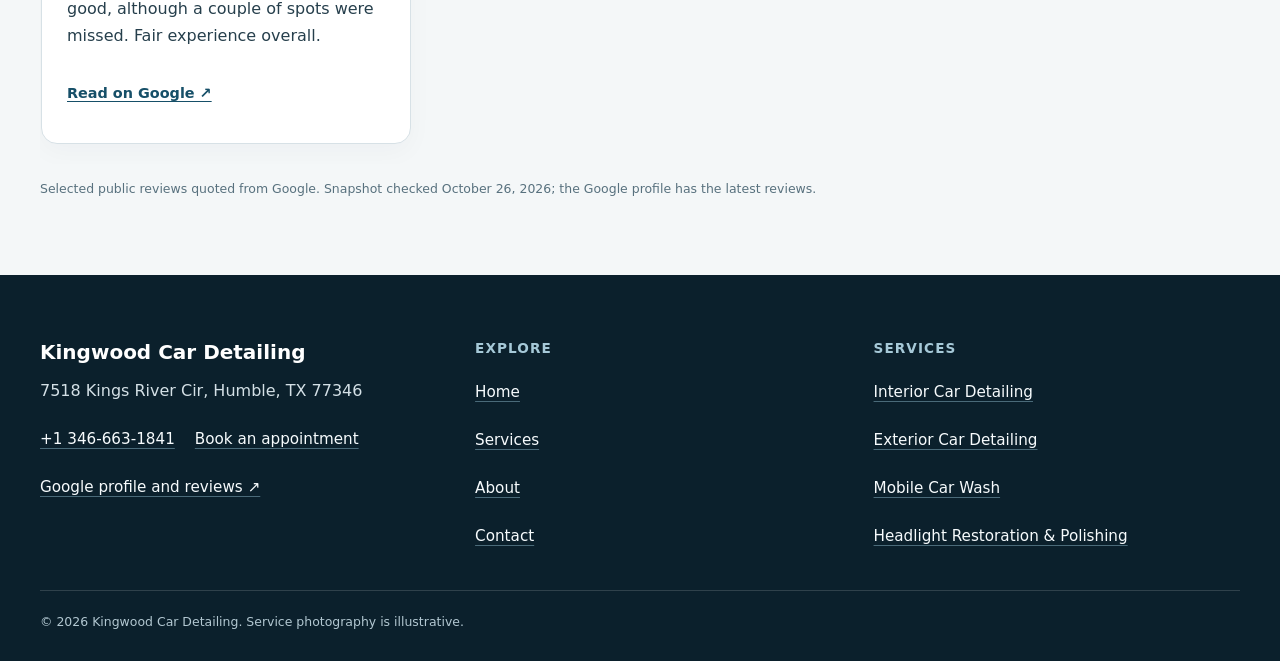
<file: about/index.html>
<!doctype html>
<html lang="en"><head>
  <meta charset="utf-8"><meta name="viewport" content="width=device-width,initial-scale=1">
  <title>About Kingwood Car Detailing | Humble, TX</title>
  <meta name="description" content="Verified identity, evidence boundaries, and appointment-planning approach for Kingwood Car Detailing in Humble, TX.">
  <meta name="robots" content="index, follow, max-image-preview:large, max-snippet:-1">
  <link rel="canonical" href="https://kingwoodcardetailing.shop/about/">
  <meta property="og:type" content="website"><meta property="og:title" content="About Kingwood Car Detailing | Humble, TX">
  <meta property="og:description" content="Verified identity, evidence boundaries, and appointment-planning approach for Kingwood Car Detailing in Humble, TX."><meta property="og:url" content="https://kingwoodcardetailing.shop/about/">
  <meta property="og:image" content="https://kingwoodcardetailing.shop/assets/hero-route.jpg"><meta name="twitter:card" content="summary_large_image">
  <link rel="icon" href="/assets/favicon.svg"><link rel="stylesheet" href="/seo-pages.css"><script type="application/ld+json">{
  "@context": "https://schema.org",
  "@graph": [
    {
      "@type": "BreadcrumbList",
      "@id": "https://kingwoodcardetailing.shop/about/#breadcrumb",
      "itemListElement": [
        {
          "@type": "ListItem",
          "position": 1,
          "name": "Home",
          "item": "https://kingwoodcardetailing.shop/"
        },
        {
          "@type": "ListItem",
          "position": 2,
          "name": "About Kingwood Car Detailing | Humble, TX",
          "item": "https://kingwoodcardetailing.shop/about/"
        }
      ]
    },
    {
      "@type": "WebPage",
      "@id": "https://kingwoodcardetailing.shop/about/#webpage",
      "url": "https://kingwoodcardetailing.shop/about/",
      "name": "About Kingwood Car Detailing | Humble, TX",
      "description": "Verified identity, evidence boundaries, and appointment-planning approach for Kingwood Car Detailing in Humble, TX.",
      "breadcrumb": {
        "@id": "https://kingwoodcardetailing.shop/about/#breadcrumb"
      },
      "isPartOf": {
        "@id": "https://kingwoodcardetailing.shop/#website"
      },
      "about": {
        "@id": "https://kingwoodcardetailing.shop/#business"
      }
    },
    {
      "@type": "ImageObject",
      "@id": "https://kingwoodcardetailing.shop/about/#primaryimage",
      "contentUrl": "https://kingwoodcardetailing.shop/assets/hero-route.jpg",
      "caption": "Illustrative detailing artwork for Kingwood Car Detailing",
      "representativeOfPage": true
    }
  ]
}</script>
<link rel="stylesheet" href="/portfolio-components.css">
</head><body style="--pilot-accent:#9bb8df;--pilot-dark:#15243a;--pilot-paper:#f8faff">
<a class="skip-link" href="#content">Skip to content</a>
<header class="pilot-header"><a class="pilot-brand" href="/"><img src="/assets/hero-route.jpg" width="48" height="48" alt=""><span>Kingwood Car Detailing</span></a>
<nav aria-label="Primary navigation"><a href="/services/">Services</a><a href="/about/">About</a><a href="/contact/">Contact</a><a class="pilot-call" href="tel:+13466631841">Call</a></nav></header>
<main id="content"><section class="pilot-hero text-only"><div><p class="eyebrow">About the business</p><h1>About Kingwood Car Detailing</h1><p class="pilot-answer">Kingwood Car Detailing offers mobile detailing with interior, exterior, wash, and headlight services. Use the service pages to compare the work, then discuss your vehicle and appointment location directly.</p></div></section><nav class="breadcrumbs" aria-label="Breadcrumb"><a href="/">Home</a><span>›</span><span>About</span></nav>
<section class="pilot-section pilot-grid"><div><h2>Start with the vehicle’s needs</h2><p>A useful detailing request starts with the part of the vehicle you want to improve. Interior vacuuming addresses accessible loose debris; seat shampooing and steam cleaning are discussed for suitable materials. Exterior washing addresses ordinary surface dirt. Waxing, clay treatment, and headlight polishing are separate choices to confirm in the quote.</p><p>Tell Kingwood Car Detailing what you see, what has already been tried, and which areas matter most. The service pages explain preparation, likely boundaries, and questions to ask before choosing the work.</p></div><aside><h2>Business contact</h2><p>7518 Kings River Cir, Humble, TX 77346</p><p><a href="tel:+13466631841">+1 346-663-1841</a></p><p>Confirm the actual mobile appointment location before arrival. The business address does not establish walk-in availability or permission to work at another property.</p></aside></section>
<section class="pilot-section tone"><h2>Make the appointment clear</h2><p>Describe the vehicle, its condition, and the result you are seeking. Ask which tasks are included, which are separate, and whether existing damage or a previous treatment limits suitability. Confirm the quote, appointment setting, and any preparation before the work begins.</p><p>If the vehicle will be needed soon afterward, mention that during booking. Moisture-based interior treatments, site access, and weather can affect the practical plan; a service name alone does not establish a fixed duration or drying time.</p></section>
<section class="pilot-section"><h2>Explore the services</h2><p>Compare <a href="/services/interior-car-detailing/">interior detailing</a>, <a href="/services/exterior-car-detailing/">exterior detailing</a>, <a href="/services/mobile-car-wash/">mobile washing</a>, and <a href="/services/headlight-restoration/">headlight polishing</a>. For a quote or appointment question, use the <a href="/contact/">contact page</a>.</p><p>Illustrative photos show types of detailing work. They are not a before-and-after record of a customer’s vehicle.</p></section>
<section class="pilot-cta"><div><p class="eyebrow">Confirm the vehicle and setting</p><h2>Choose a scope before the appointment starts.</h2><p>Call or book online to describe the vehicle condition, access, and requested service. Final suitability and scope are confirmed before work.</p></div><a class="pilot-button" href="/scheduling">Book an appointment</a></section>
<!-- PORTFOLIO-REVIEWS:START --><section class="portfolio-reviews" aria-labelledby="portfolio-reviews-title"><div class="portfolio-reviews__heading"><div><p class="portfolio-reviews__kicker">From Google customers</p><h2 id="portfolio-reviews-title">Kingwood Car Detailing customer reviews</h2><p class="portfolio-reviews__intro">Scroll through selected customer reviews, or <a href="https://www.google.com/maps?cid=2976044469024476765" target="_blank" rel="noopener noreferrer">view the Google profile</a>.</p></div><div class="portfolio-reviews__controls"><button type="button" data-reviews-prev aria-label="Previous reviews">←</button><button type="button" data-reviews-next aria-label="Next reviews">→</button></div></div><div class="portfolio-reviews__track" role="region" aria-label="Scrollable customer reviews" tabindex="0"><article class="portfolio-review"><div class="portfolio-review__meta"><div><span class="portfolio-review__author">Venkatramana Reddy</span><time datetime="2026-09-22">Sep 22, 2026</time></div><span class="portfolio-review__rating" aria-label="1 out of 5 stars">1/5 ★</span></div><blockquote><p>The mobile setup was really convenient, and the team was pleasant to work with. The overall result was good, although a couple of spots were missed. Fair experience overall.</p></blockquote><a class="portfolio-review__source" href="https://www.google.com/maps/reviews/data=!4m8!14m7!1m6!2m5!1sCi9DQUlRQUNvZENodHljRjlvT2xWbWRWRkVWVFZtVEdSWE5IUkZjWFZHUnpsNGVXYxAB!2m1!1s0x0:0x294d08ad43f84e5d!3m1!1s2@1:CAIQACodChtycF9oOlVmdVFEVTVmTGRXNHRFcXVGRzl4eWc%7C%7C?hl=en-US" target="_blank" rel="noopener noreferrer">Read on Google ↗</a></article></div><p class="portfolio-reviews__note">Selected public reviews quoted from Google. Snapshot checked <time datetime="2026-10-26">October 26, 2026</time>; the Google profile has the latest reviews.</p></section><!-- PORTFOLIO-REVIEWS:END -->
</main><footer class="portfolio-footer"><div class="portfolio-footer__grid"><div><strong class="portfolio-footer__name">Kingwood Car Detailing</strong><address>7518 Kings River Cir, Humble, TX 77346</address><div class="portfolio-footer__contact"><a href="tel:+13466631841">+1 346-663-1841</a><a href="/scheduling">Book an appointment</a></div><a href="https://www.google.com/maps?cid=2976044469024476765" target="_blank" rel="noopener noreferrer">Google profile and reviews ↗</a></div><div><h2>Explore</h2><nav aria-label="Footer navigation"><a href="/">Home</a><a href="/services/">Services</a><a href="/about/">About</a><a href="/contact/">Contact</a></nav></div><div><h2>Services</h2><nav aria-label="Service pages"><a href="/services/interior-car-detailing/">Interior Car Detailing</a><a href="/services/exterior-car-detailing/">Exterior Car Detailing</a><a href="/services/mobile-car-wash/">Mobile Car Wash</a><a href="/services/headlight-restoration/">Headlight Restoration &amp; Polishing</a></nav></div></div><p class="portfolio-footer__bottom">© <span id="year">2026</span> Kingwood Car Detailing. Service photography is illustrative.</p></footer>
<script src="/portfolio-components.js" defer></script>
</body></html>
</file>
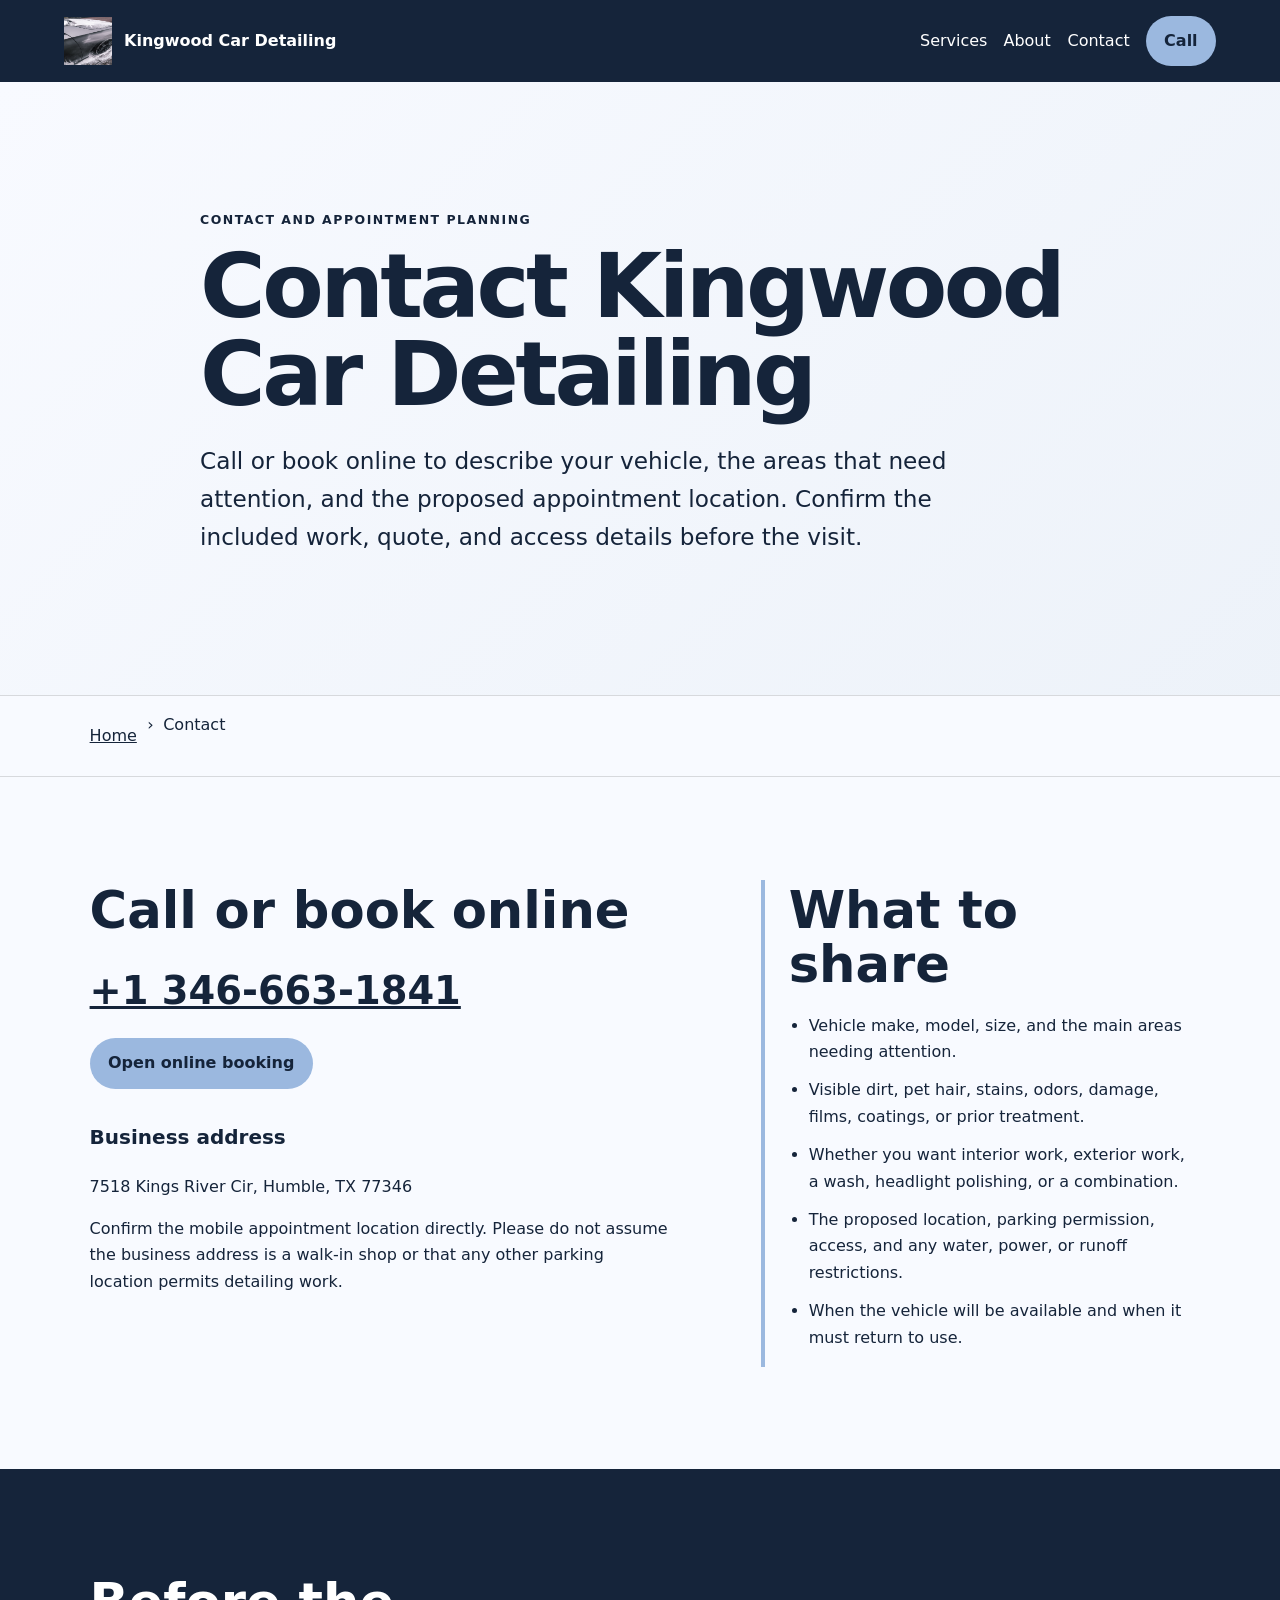
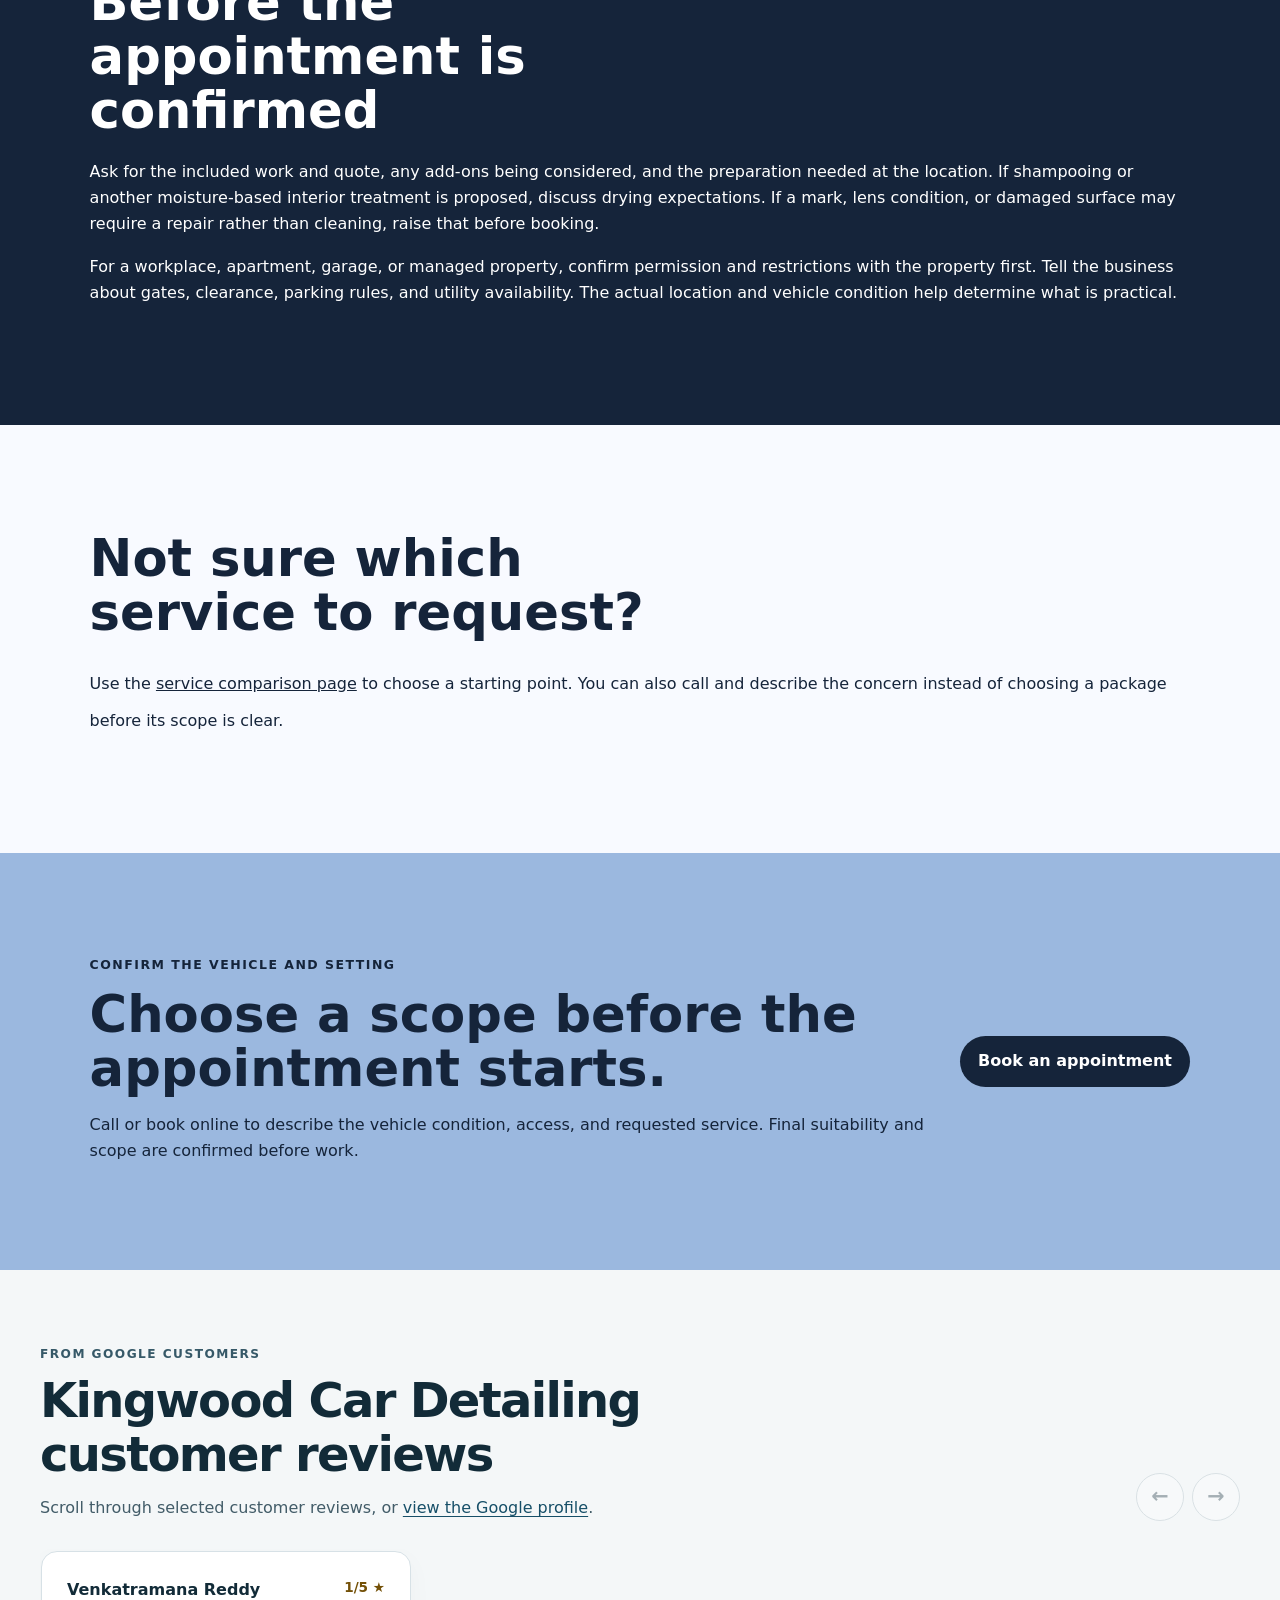
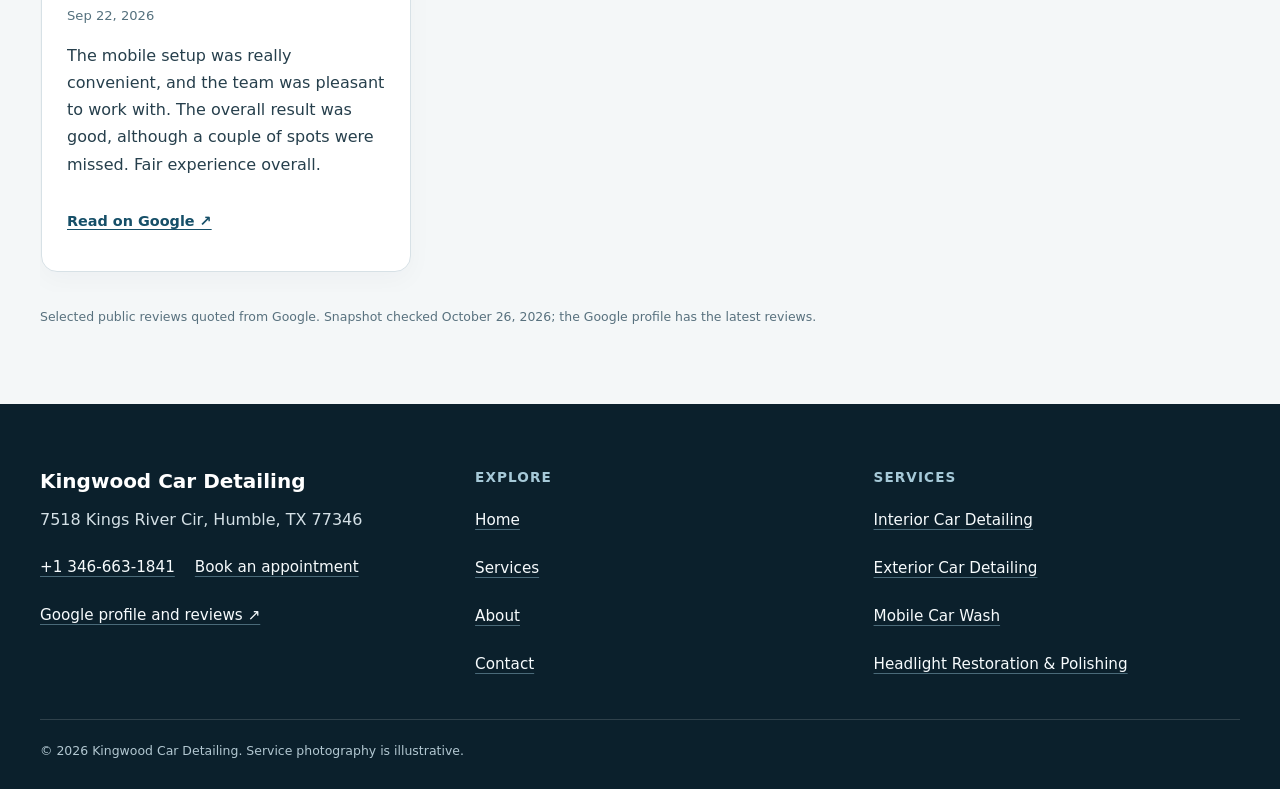
<file: contact/index.html>
<!doctype html>
<html lang="en"><head>
  <meta charset="utf-8"><meta name="viewport" content="width=device-width,initial-scale=1">
  <title>Contact Kingwood Car Detailing | Humble, TX</title>
  <meta name="description" content="Call or book Kingwood Car Detailing and confirm vehicle condition, access, and detailing scope in Humble, TX.">
  <meta name="robots" content="index, follow, max-image-preview:large, max-snippet:-1">
  <link rel="canonical" href="https://kingwoodcardetailing.shop/contact/">
  <meta property="og:type" content="website"><meta property="og:title" content="Contact Kingwood Car Detailing | Humble, TX">
  <meta property="og:description" content="Call or book Kingwood Car Detailing and confirm vehicle condition, access, and detailing scope in Humble, TX."><meta property="og:url" content="https://kingwoodcardetailing.shop/contact/">
  <meta property="og:image" content="https://kingwoodcardetailing.shop/assets/hero-route.jpg"><meta name="twitter:card" content="summary_large_image">
  <link rel="icon" href="/assets/favicon.svg"><link rel="stylesheet" href="/seo-pages.css"><script type="application/ld+json">{
  "@context": "https://schema.org",
  "@graph": [
    {
      "@type": "BreadcrumbList",
      "@id": "https://kingwoodcardetailing.shop/contact/#breadcrumb",
      "itemListElement": [
        {
          "@type": "ListItem",
          "position": 1,
          "name": "Home",
          "item": "https://kingwoodcardetailing.shop/"
        },
        {
          "@type": "ListItem",
          "position": 2,
          "name": "Contact Kingwood Car Detailing | Humble, TX",
          "item": "https://kingwoodcardetailing.shop/contact/"
        }
      ]
    },
    {
      "@type": "WebPage",
      "@id": "https://kingwoodcardetailing.shop/contact/#webpage",
      "url": "https://kingwoodcardetailing.shop/contact/",
      "name": "Contact Kingwood Car Detailing | Humble, TX",
      "description": "Call or book Kingwood Car Detailing and confirm vehicle condition, access, and detailing scope in Humble, TX.",
      "breadcrumb": {
        "@id": "https://kingwoodcardetailing.shop/contact/#breadcrumb"
      },
      "isPartOf": {
        "@id": "https://kingwoodcardetailing.shop/#website"
      },
      "about": {
        "@id": "https://kingwoodcardetailing.shop/#business"
      }
    },
    {
      "@type": "ImageObject",
      "@id": "https://kingwoodcardetailing.shop/contact/#primaryimage",
      "contentUrl": "https://kingwoodcardetailing.shop/assets/hero-route.jpg",
      "caption": "Illustrative detailing artwork for Kingwood Car Detailing",
      "representativeOfPage": true
    }
  ]
}</script>
<link rel="stylesheet" href="/portfolio-components.css">
</head><body style="--pilot-accent:#9bb8df;--pilot-dark:#15243a;--pilot-paper:#f8faff">
<a class="skip-link" href="#content">Skip to content</a>
<header class="pilot-header"><a class="pilot-brand" href="/"><img src="/assets/hero-route.jpg" width="48" height="48" alt=""><span>Kingwood Car Detailing</span></a>
<nav aria-label="Primary navigation"><a href="/services/">Services</a><a href="/about/">About</a><a href="/contact/">Contact</a><a class="pilot-call" href="tel:+13466631841">Call</a></nav></header>
<main id="content"><section class="pilot-hero text-only"><div><p class="eyebrow">Contact and appointment planning</p><h1>Contact Kingwood Car Detailing</h1><p class="pilot-answer">Call or book online to describe your vehicle, the areas that need attention, and the proposed appointment location. Confirm the included work, quote, and access details before the visit.</p></div></section><nav class="breadcrumbs" aria-label="Breadcrumb"><a href="/">Home</a><span>›</span><span>Contact</span></nav>
<section class="pilot-section pilot-grid"><div><h2>Call or book online</h2><p><a class="large-link" href="tel:+13466631841">+1 346-663-1841</a></p><p><a class="pilot-button" href="/scheduling">Open online booking</a></p><h3>Business address</h3><p>7518 Kings River Cir, Humble, TX 77346</p><p>Confirm the mobile appointment location directly. Please do not assume the business address is a walk-in shop or that any other parking location permits detailing work.</p></div><aside><h2>What to share</h2><ul class="checklist"><li>Vehicle make, model, size, and the main areas needing attention.</li><li>Visible dirt, pet hair, stains, odors, damage, films, coatings, or prior treatment.</li><li>Whether you want interior work, exterior work, a wash, headlight polishing, or a combination.</li><li>The proposed location, parking permission, access, and any water, power, or runoff restrictions.</li><li>When the vehicle will be available and when it must return to use.</li></ul></aside></section>
<section class="pilot-section tone"><h2>Before the appointment is confirmed</h2><p>Ask for the included work and quote, any add-ons being considered, and the preparation needed at the location. If shampooing or another moisture-based interior treatment is proposed, discuss drying expectations. If a mark, lens condition, or damaged surface may require a repair rather than cleaning, raise that before booking.</p><p>For a workplace, apartment, garage, or managed property, confirm permission and restrictions with the property first. Tell the business about gates, clearance, parking rules, and utility availability. The actual location and vehicle condition help determine what is practical.</p></section>
<section class="pilot-section"><h2>Not sure which service to request?</h2><p>Use the <a href="/services/">service comparison page</a> to choose a starting point. You can also call and describe the concern instead of choosing a package before its scope is clear.</p></section>
<section class="pilot-cta"><div><p class="eyebrow">Confirm the vehicle and setting</p><h2>Choose a scope before the appointment starts.</h2><p>Call or book online to describe the vehicle condition, access, and requested service. Final suitability and scope are confirmed before work.</p></div><a class="pilot-button" href="/scheduling">Book an appointment</a></section>
<!-- PORTFOLIO-REVIEWS:START --><section class="portfolio-reviews" aria-labelledby="portfolio-reviews-title"><div class="portfolio-reviews__heading"><div><p class="portfolio-reviews__kicker">From Google customers</p><h2 id="portfolio-reviews-title">Kingwood Car Detailing customer reviews</h2><p class="portfolio-reviews__intro">Scroll through selected customer reviews, or <a href="https://www.google.com/maps?cid=2976044469024476765" target="_blank" rel="noopener noreferrer">view the Google profile</a>.</p></div><div class="portfolio-reviews__controls"><button type="button" data-reviews-prev aria-label="Previous reviews">←</button><button type="button" data-reviews-next aria-label="Next reviews">→</button></div></div><div class="portfolio-reviews__track" role="region" aria-label="Scrollable customer reviews" tabindex="0"><article class="portfolio-review"><div class="portfolio-review__meta"><div><span class="portfolio-review__author">Venkatramana Reddy</span><time datetime="2026-09-22">Sep 22, 2026</time></div><span class="portfolio-review__rating" aria-label="1 out of 5 stars">1/5 ★</span></div><blockquote><p>The mobile setup was really convenient, and the team was pleasant to work with. The overall result was good, although a couple of spots were missed. Fair experience overall.</p></blockquote><a class="portfolio-review__source" href="https://www.google.com/maps/reviews/data=!4m8!14m7!1m6!2m5!1sCi9DQUlRQUNvZENodHljRjlvT2xWbWRWRkVWVFZtVEdSWE5IUkZjWFZHUnpsNGVXYxAB!2m1!1s0x0:0x294d08ad43f84e5d!3m1!1s2@1:CAIQACodChtycF9oOlVmdVFEVTVmTGRXNHRFcXVGRzl4eWc%7C%7C?hl=en-US" target="_blank" rel="noopener noreferrer">Read on Google ↗</a></article></div><p class="portfolio-reviews__note">Selected public reviews quoted from Google. Snapshot checked <time datetime="2026-10-26">October 26, 2026</time>; the Google profile has the latest reviews.</p></section><!-- PORTFOLIO-REVIEWS:END -->
</main><footer class="portfolio-footer"><div class="portfolio-footer__grid"><div><strong class="portfolio-footer__name">Kingwood Car Detailing</strong><address>7518 Kings River Cir, Humble, TX 77346</address><div class="portfolio-footer__contact"><a href="tel:+13466631841">+1 346-663-1841</a><a href="/scheduling">Book an appointment</a></div><a href="https://www.google.com/maps?cid=2976044469024476765" target="_blank" rel="noopener noreferrer">Google profile and reviews ↗</a></div><div><h2>Explore</h2><nav aria-label="Footer navigation"><a href="/">Home</a><a href="/services/">Services</a><a href="/about/">About</a><a href="/contact/">Contact</a></nav></div><div><h2>Services</h2><nav aria-label="Service pages"><a href="/services/interior-car-detailing/">Interior Car Detailing</a><a href="/services/exterior-car-detailing/">Exterior Car Detailing</a><a href="/services/mobile-car-wash/">Mobile Car Wash</a><a href="/services/headlight-restoration/">Headlight Restoration &amp; Polishing</a></nav></div></div><p class="portfolio-footer__bottom">© <span id="year">2026</span> Kingwood Car Detailing. Service photography is illustrative.</p></footer>
<script src="/portfolio-components.js" defer></script>
</body></html>
</file>
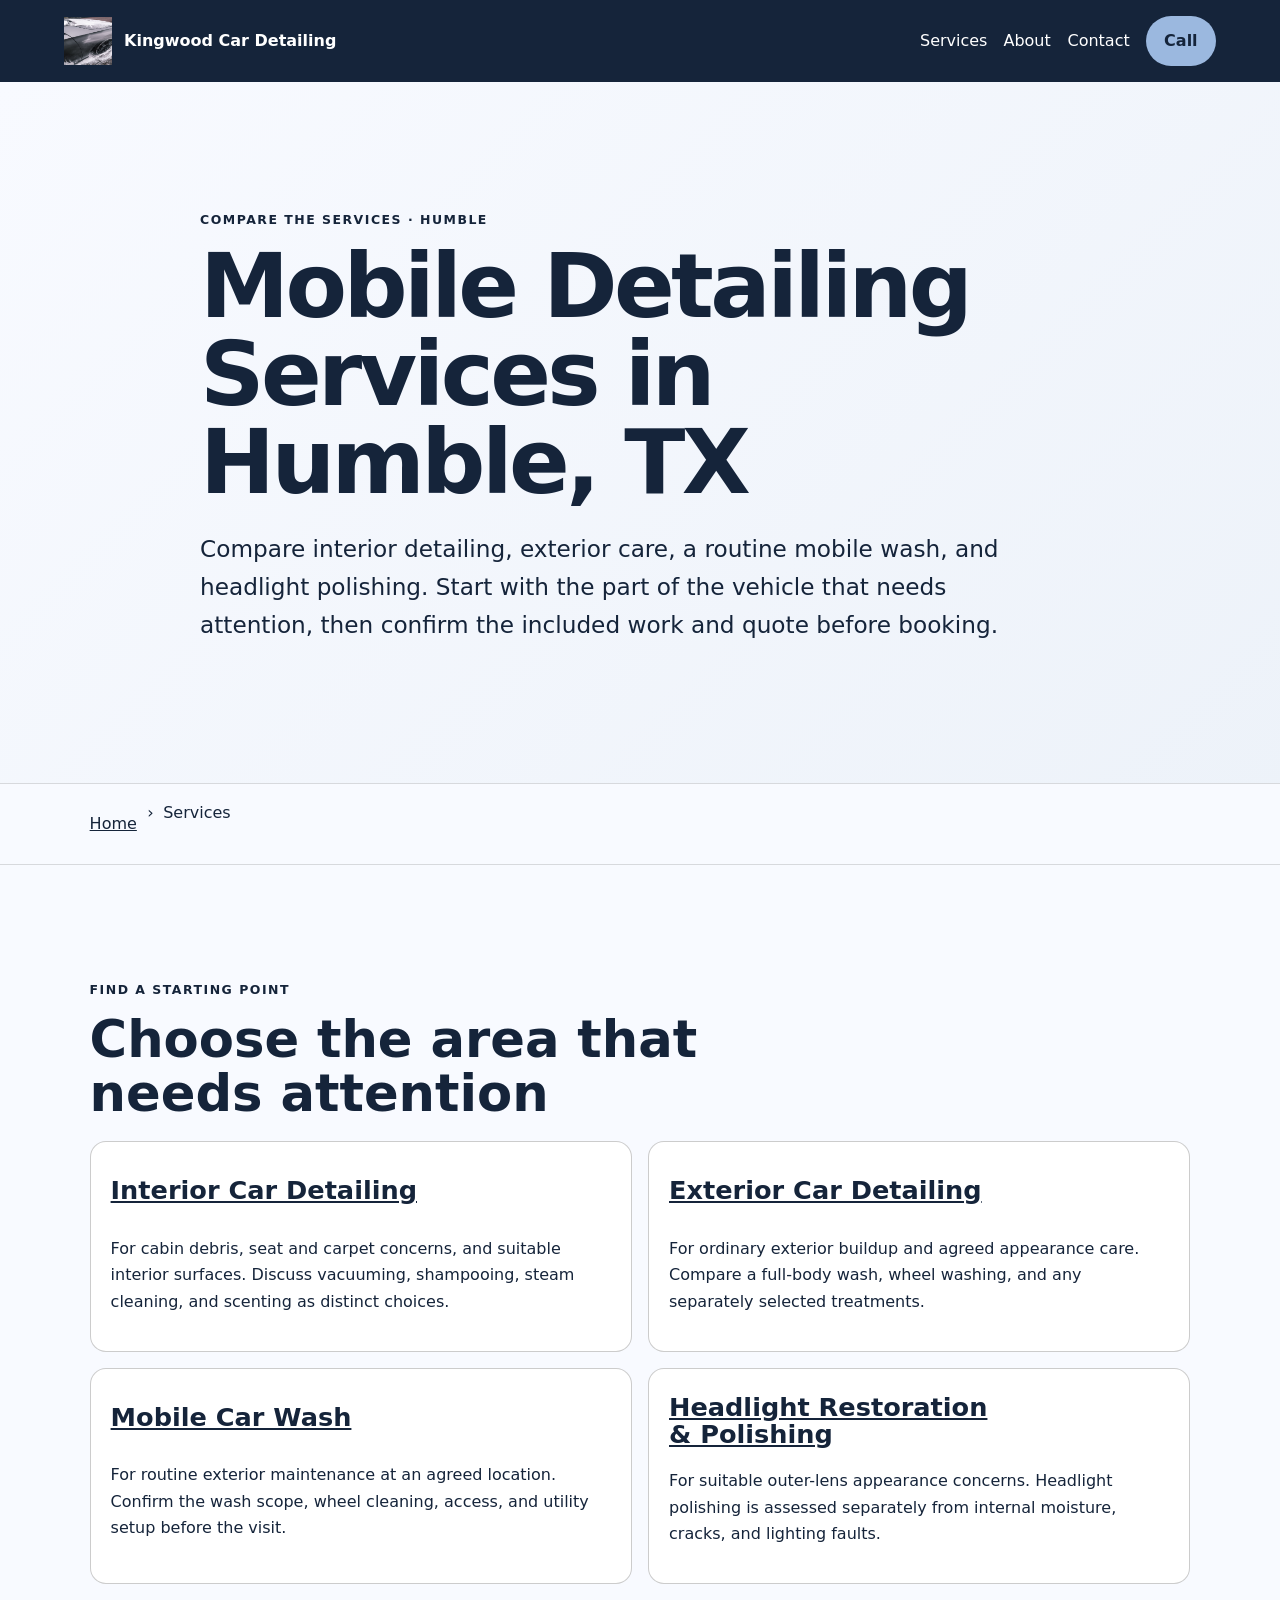
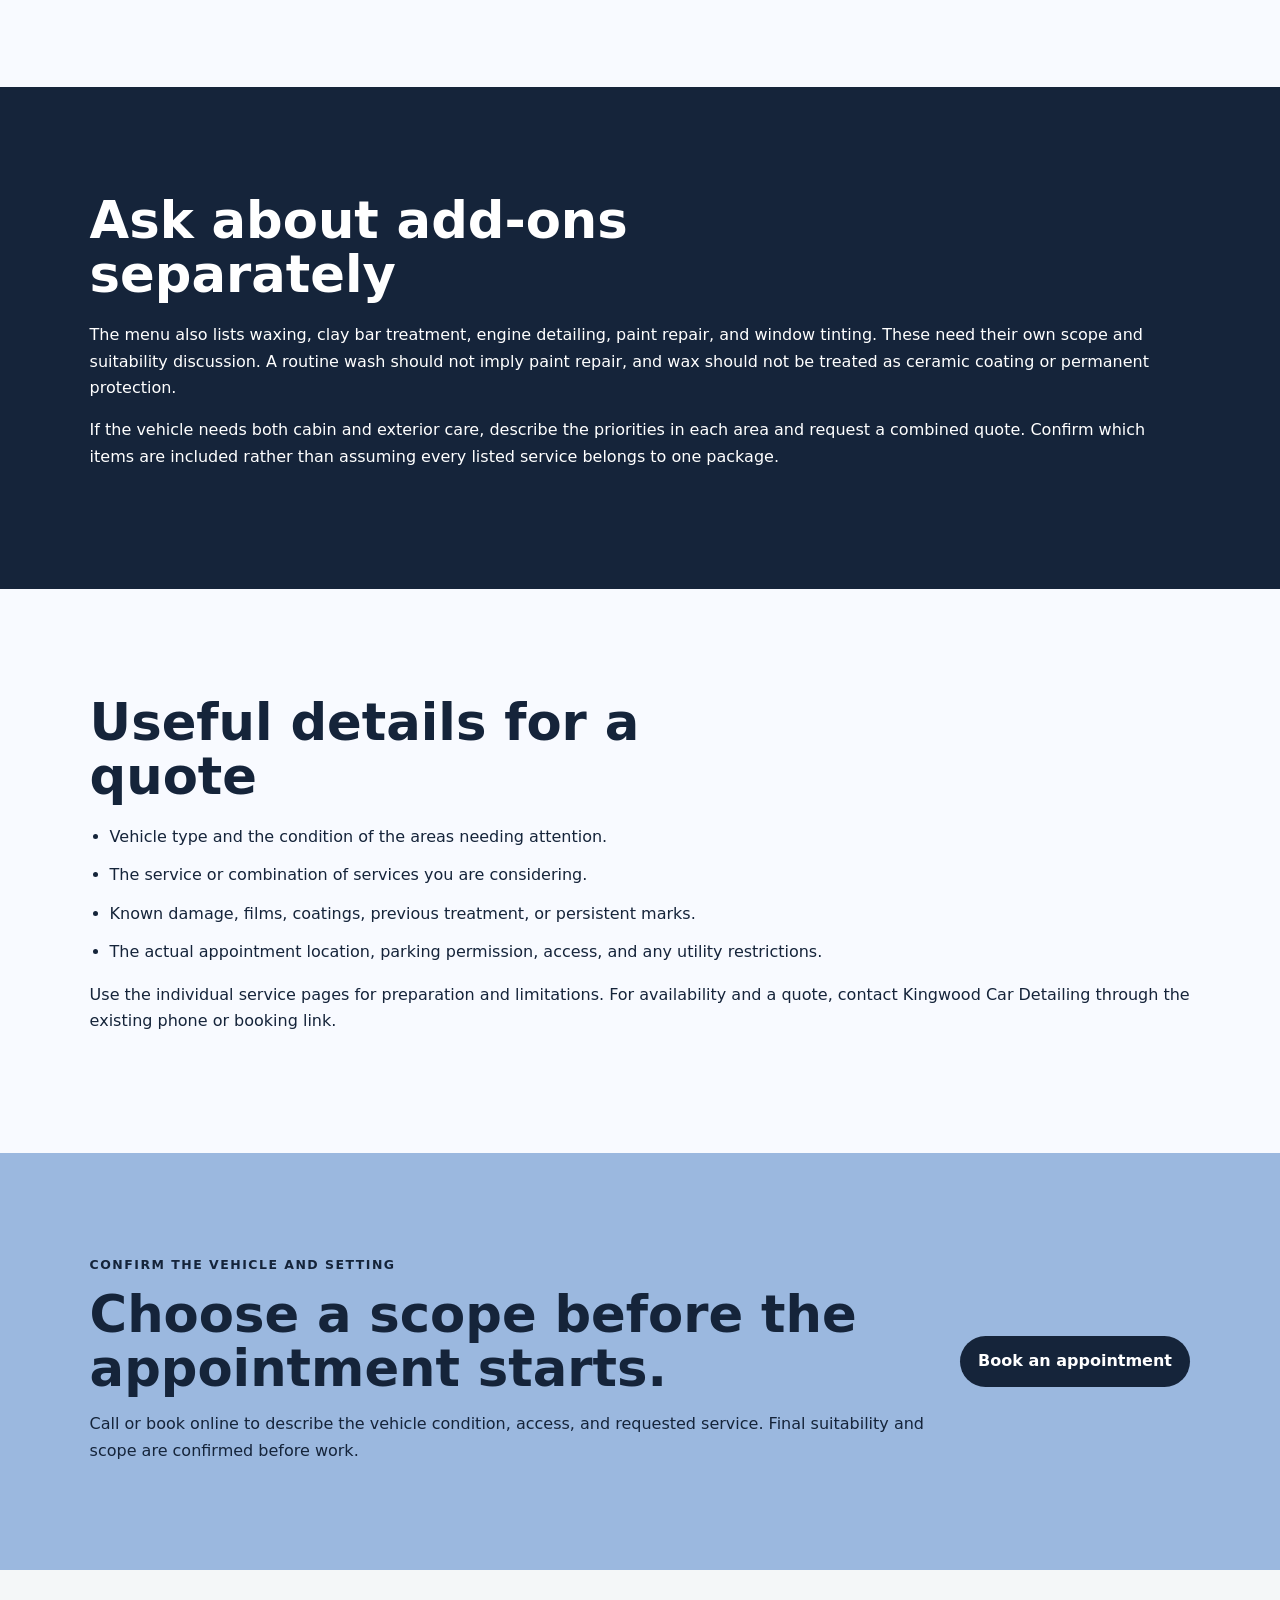
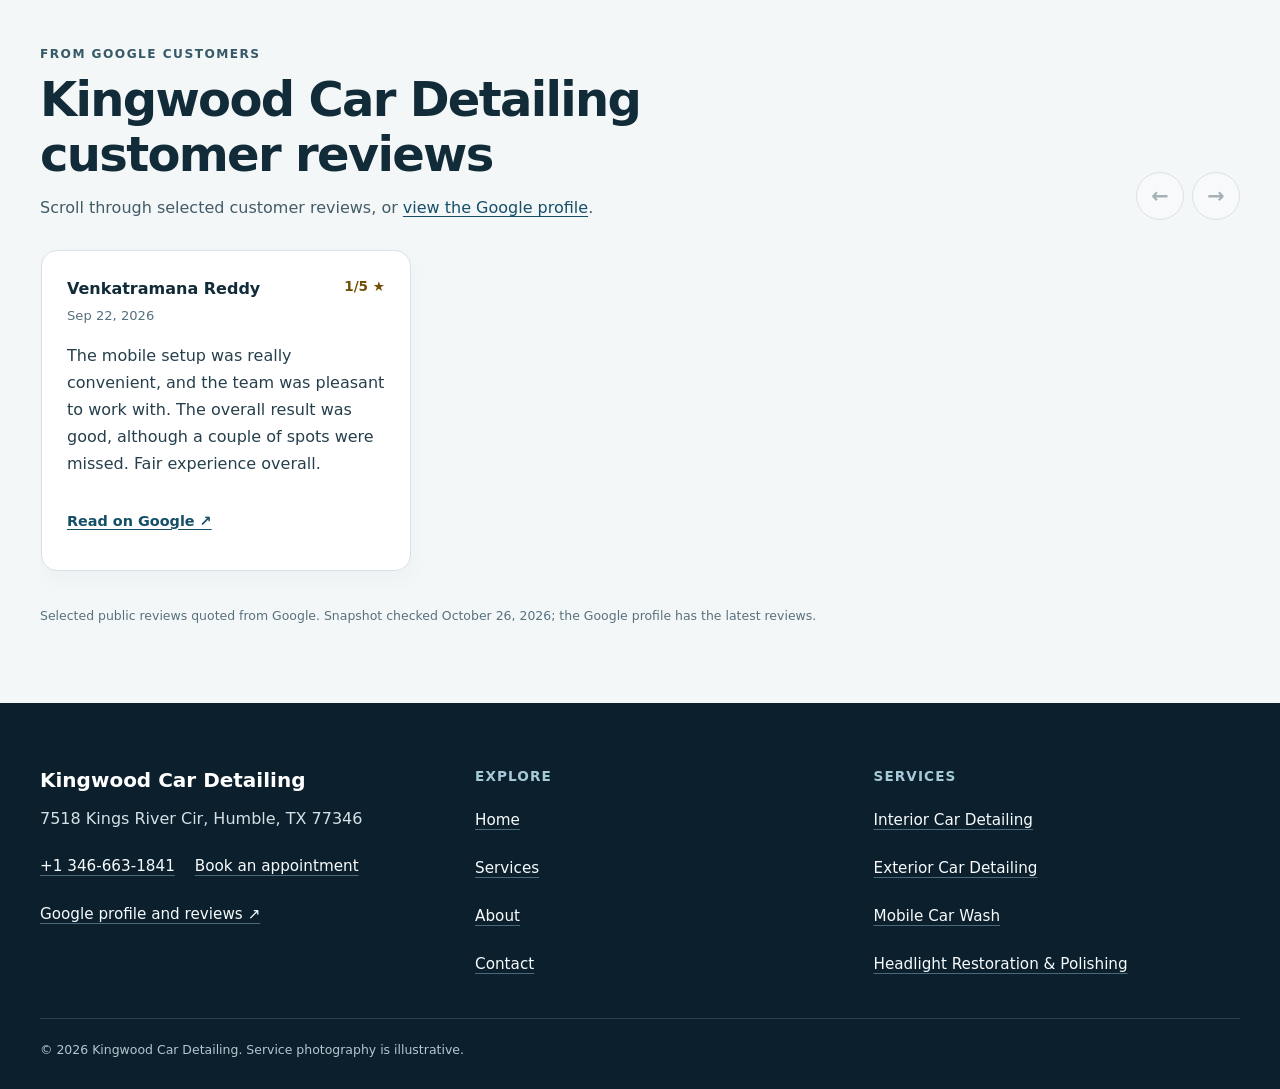
<file: services/index.html>
<!doctype html>
<html lang="en"><head>
  <meta charset="utf-8"><meta name="viewport" content="width=device-width,initial-scale=1">
  <title>Mobile Detailing Services in Humble, TX | Kingwood Car Detailing</title>
  <meta name="description" content="Compare documented mobile detailing choices from Kingwood Car Detailing in Humble, TX, including preparation, access, and scope boundaries.">
  <meta name="robots" content="index, follow, max-image-preview:large, max-snippet:-1">
  <link rel="canonical" href="https://kingwoodcardetailing.shop/services/">
  <meta property="og:type" content="website"><meta property="og:title" content="Mobile Detailing Services in Humble, TX | Kingwood Car Detailing">
  <meta property="og:description" content="Compare documented mobile detailing choices from Kingwood Car Detailing in Humble, TX, including preparation, access, and scope boundaries."><meta property="og:url" content="https://kingwoodcardetailing.shop/services/">
  <meta property="og:image" content="https://kingwoodcardetailing.shop/assets/hero-route.jpg"><meta name="twitter:card" content="summary_large_image">
  <link rel="icon" href="/assets/favicon.svg"><link rel="stylesheet" href="/seo-pages.css"><script type="application/ld+json">{
  "@context": "https://schema.org",
  "@graph": [
    {
      "@type": "BreadcrumbList",
      "@id": "https://kingwoodcardetailing.shop/services/#breadcrumb",
      "itemListElement": [
        {
          "@type": "ListItem",
          "position": 1,
          "name": "Home",
          "item": "https://kingwoodcardetailing.shop/"
        },
        {
          "@type": "ListItem",
          "position": 2,
          "name": "Services",
          "item": "https://kingwoodcardetailing.shop/services/"
        }
      ]
    },
    {
      "@type": "WebPage",
      "@id": "https://kingwoodcardetailing.shop/services/#webpage",
      "url": "https://kingwoodcardetailing.shop/services/",
      "name": "Mobile Detailing Services in Humble, TX | Kingwood Car Detailing",
      "description": "Compare documented mobile detailing choices from Kingwood Car Detailing in Humble, TX, including preparation, access, and scope boundaries.",
      "breadcrumb": {
        "@id": "https://kingwoodcardetailing.shop/services/#breadcrumb"
      },
      "isPartOf": {
        "@id": "https://kingwoodcardetailing.shop/#website"
      },
      "about": {
        "@id": "https://kingwoodcardetailing.shop/#business"
      }
    },
    {
      "@type": "ImageObject",
      "@id": "https://kingwoodcardetailing.shop/services/#primaryimage",
      "contentUrl": "https://kingwoodcardetailing.shop/assets/hero-route.jpg",
      "caption": "Illustrative detailing artwork for Kingwood Car Detailing",
      "representativeOfPage": true
    }
  ]
}</script>
<link rel="stylesheet" href="/portfolio-components.css">
</head><body style="--pilot-accent:#9bb8df;--pilot-dark:#15243a;--pilot-paper:#f8faff">
<a class="skip-link" href="#content">Skip to content</a>
<header class="pilot-header"><a class="pilot-brand" href="/"><img src="/assets/hero-route.jpg" width="48" height="48" alt=""><span>Kingwood Car Detailing</span></a>
<nav aria-label="Primary navigation"><a href="/services/">Services</a><a href="/about/">About</a><a href="/contact/">Contact</a><a class="pilot-call" href="tel:+13466631841">Call</a></nav></header>
<main id="content"><section class="pilot-hero text-only"><div><p class="eyebrow">Compare the services · Humble</p><h1>Mobile Detailing Services in Humble, TX</h1><p class="pilot-answer">Compare interior detailing, exterior care, a routine mobile wash, and headlight polishing. Start with the part of the vehicle that needs attention, then confirm the included work and quote before booking.</p></div></section>
<nav class="breadcrumbs" aria-label="Breadcrumb"><a href="/">Home</a><span>›</span><span>Services</span></nav>
<section class="pilot-section"><p class="eyebrow">Find a starting point</p><h2>Choose the area that needs attention</h2><div class="service-cards"><article><h2><a href="/services/interior-car-detailing/">Interior Car Detailing</a></h2><p>For cabin debris, seat and carpet concerns, and suitable interior surfaces. Discuss vacuuming, shampooing, steam cleaning, and scenting as distinct choices.</p></article><article><h2><a href="/services/exterior-car-detailing/">Exterior Car Detailing</a></h2><p>For ordinary exterior buildup and agreed appearance care. Compare a full-body wash, wheel washing, and any separately selected treatments.</p></article><article><h2><a href="/services/mobile-car-wash/">Mobile Car Wash</a></h2><p>For routine exterior maintenance at an agreed location. Confirm the wash scope, wheel cleaning, access, and utility setup before the visit.</p></article><article><h2><a href="/services/headlight-restoration/">Headlight Restoration &amp; Polishing</a></h2><p>For suitable outer-lens appearance concerns. Headlight polishing is assessed separately from internal moisture, cracks, and lighting faults.</p></article></div></section>
<section class="pilot-section tone"><h2>Ask about add-ons separately</h2><p>The menu also lists waxing, clay bar treatment, engine detailing, paint repair, and window tinting. These need their own scope and suitability discussion. A routine wash should not imply paint repair, and wax should not be treated as ceramic coating or permanent protection.</p><p>If the vehicle needs both cabin and exterior care, describe the priorities in each area and request a combined quote. Confirm which items are included rather than assuming every listed service belongs to one package.</p></section>
<section class="pilot-section"><h2>Useful details for a quote</h2><ul class="checklist"><li>Vehicle type and the condition of the areas needing attention.</li><li>The service or combination of services you are considering.</li><li>Known damage, films, coatings, previous treatment, or persistent marks.</li><li>The actual appointment location, parking permission, access, and any utility restrictions.</li></ul><p>Use the individual service pages for preparation and limitations. For availability and a quote, contact Kingwood Car Detailing through the existing phone or booking link.</p></section>
<section class="pilot-cta"><div><p class="eyebrow">Confirm the vehicle and setting</p><h2>Choose a scope before the appointment starts.</h2><p>Call or book online to describe the vehicle condition, access, and requested service. Final suitability and scope are confirmed before work.</p></div><a class="pilot-button" href="/scheduling">Book an appointment</a></section>
<!-- PORTFOLIO-REVIEWS:START --><section class="portfolio-reviews" aria-labelledby="portfolio-reviews-title"><div class="portfolio-reviews__heading"><div><p class="portfolio-reviews__kicker">From Google customers</p><h2 id="portfolio-reviews-title">Kingwood Car Detailing customer reviews</h2><p class="portfolio-reviews__intro">Scroll through selected customer reviews, or <a href="https://www.google.com/maps?cid=2976044469024476765" target="_blank" rel="noopener noreferrer">view the Google profile</a>.</p></div><div class="portfolio-reviews__controls"><button type="button" data-reviews-prev aria-label="Previous reviews">←</button><button type="button" data-reviews-next aria-label="Next reviews">→</button></div></div><div class="portfolio-reviews__track" role="region" aria-label="Scrollable customer reviews" tabindex="0"><article class="portfolio-review"><div class="portfolio-review__meta"><div><span class="portfolio-review__author">Venkatramana Reddy</span><time datetime="2026-09-22">Sep 22, 2026</time></div><span class="portfolio-review__rating" aria-label="1 out of 5 stars">1/5 ★</span></div><blockquote><p>The mobile setup was really convenient, and the team was pleasant to work with. The overall result was good, although a couple of spots were missed. Fair experience overall.</p></blockquote><a class="portfolio-review__source" href="https://www.google.com/maps/reviews/data=!4m8!14m7!1m6!2m5!1sCi9DQUlRQUNvZENodHljRjlvT2xWbWRWRkVWVFZtVEdSWE5IUkZjWFZHUnpsNGVXYxAB!2m1!1s0x0:0x294d08ad43f84e5d!3m1!1s2@1:CAIQACodChtycF9oOlVmdVFEVTVmTGRXNHRFcXVGRzl4eWc%7C%7C?hl=en-US" target="_blank" rel="noopener noreferrer">Read on Google ↗</a></article></div><p class="portfolio-reviews__note">Selected public reviews quoted from Google. Snapshot checked <time datetime="2026-10-26">October 26, 2026</time>; the Google profile has the latest reviews.</p></section><!-- PORTFOLIO-REVIEWS:END -->
</main><footer class="portfolio-footer"><div class="portfolio-footer__grid"><div><strong class="portfolio-footer__name">Kingwood Car Detailing</strong><address>7518 Kings River Cir, Humble, TX 77346</address><div class="portfolio-footer__contact"><a href="tel:+13466631841">+1 346-663-1841</a><a href="/scheduling">Book an appointment</a></div><a href="https://www.google.com/maps?cid=2976044469024476765" target="_blank" rel="noopener noreferrer">Google profile and reviews ↗</a></div><div><h2>Explore</h2><nav aria-label="Footer navigation"><a href="/">Home</a><a href="/services/">Services</a><a href="/about/">About</a><a href="/contact/">Contact</a></nav></div><div><h2>Services</h2><nav aria-label="Service pages"><a href="/services/interior-car-detailing/">Interior Car Detailing</a><a href="/services/exterior-car-detailing/">Exterior Car Detailing</a><a href="/services/mobile-car-wash/">Mobile Car Wash</a><a href="/services/headlight-restoration/">Headlight Restoration &amp; Polishing</a></nav></div></div><p class="portfolio-footer__bottom">© <span id="year">2026</span> Kingwood Car Detailing. Service photography is illustrative.</p></footer>
<script src="/portfolio-components.js" defer></script>
</body></html>
</file>
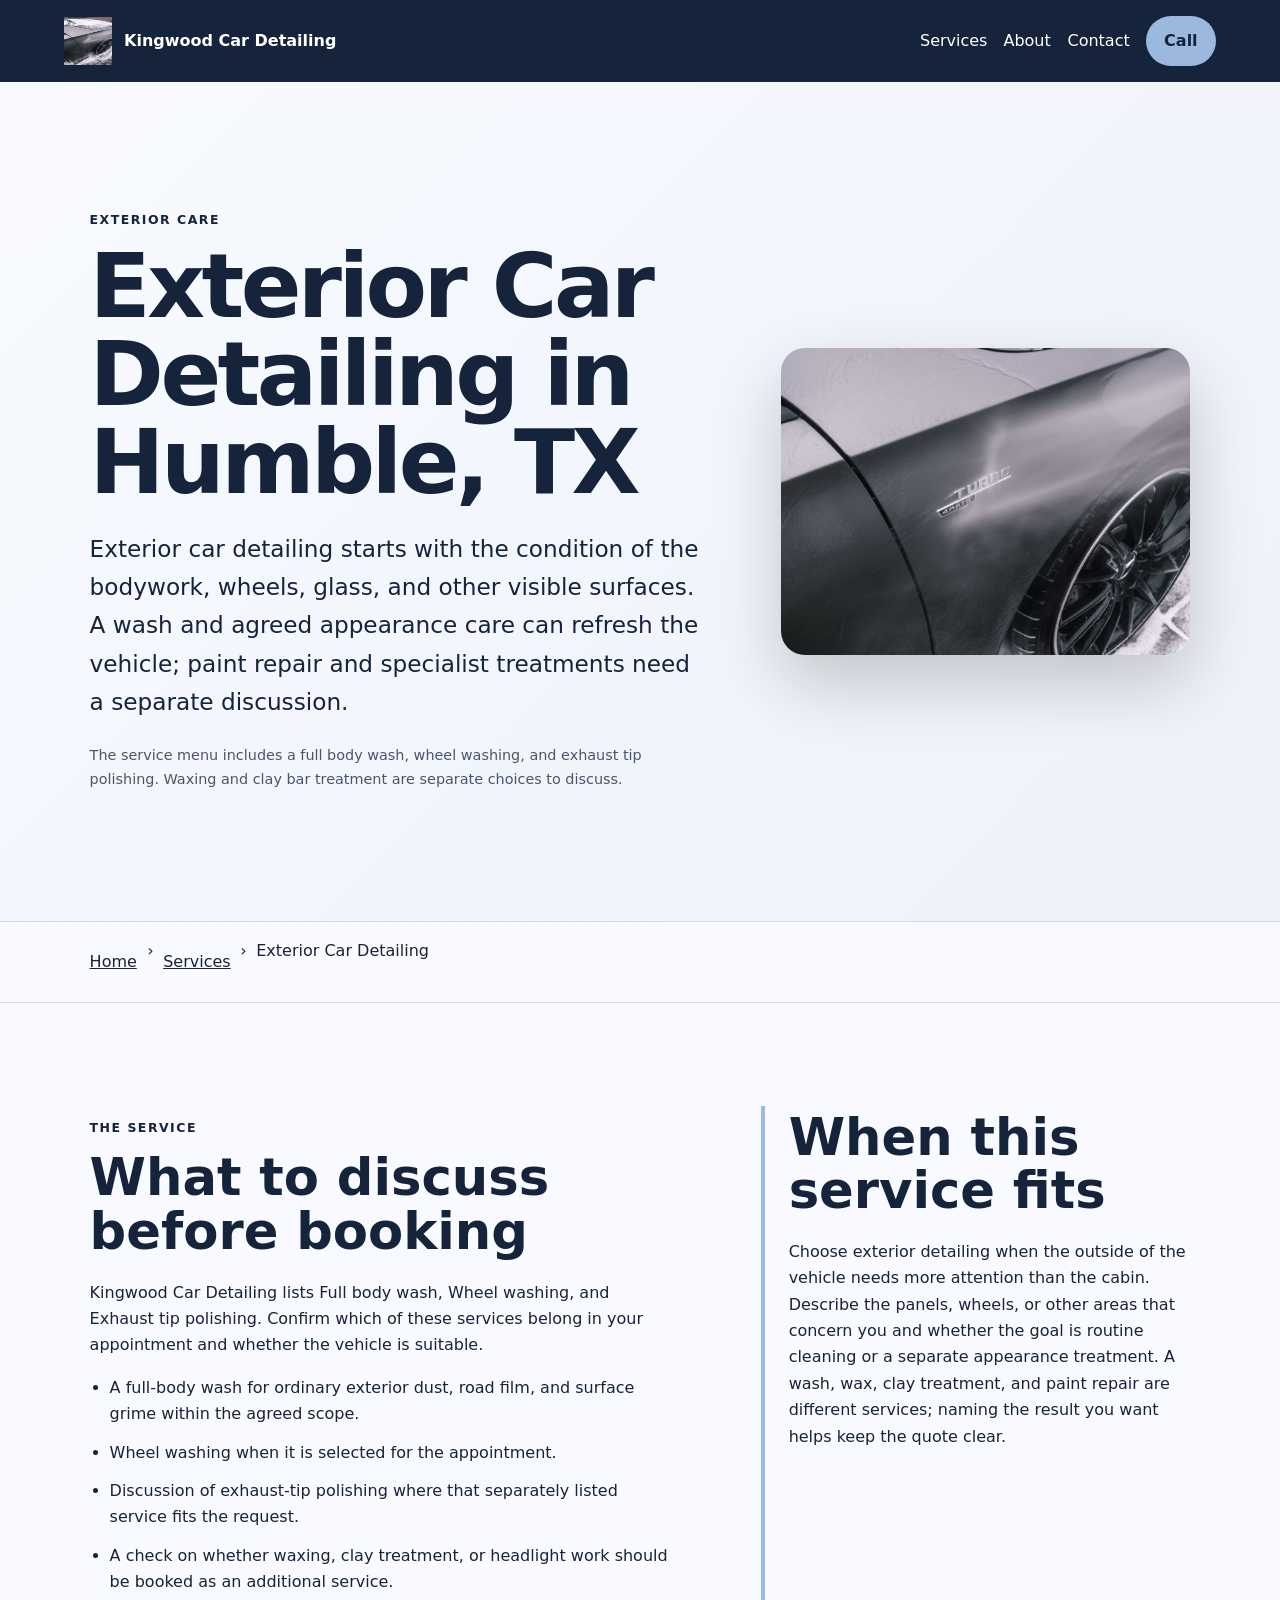
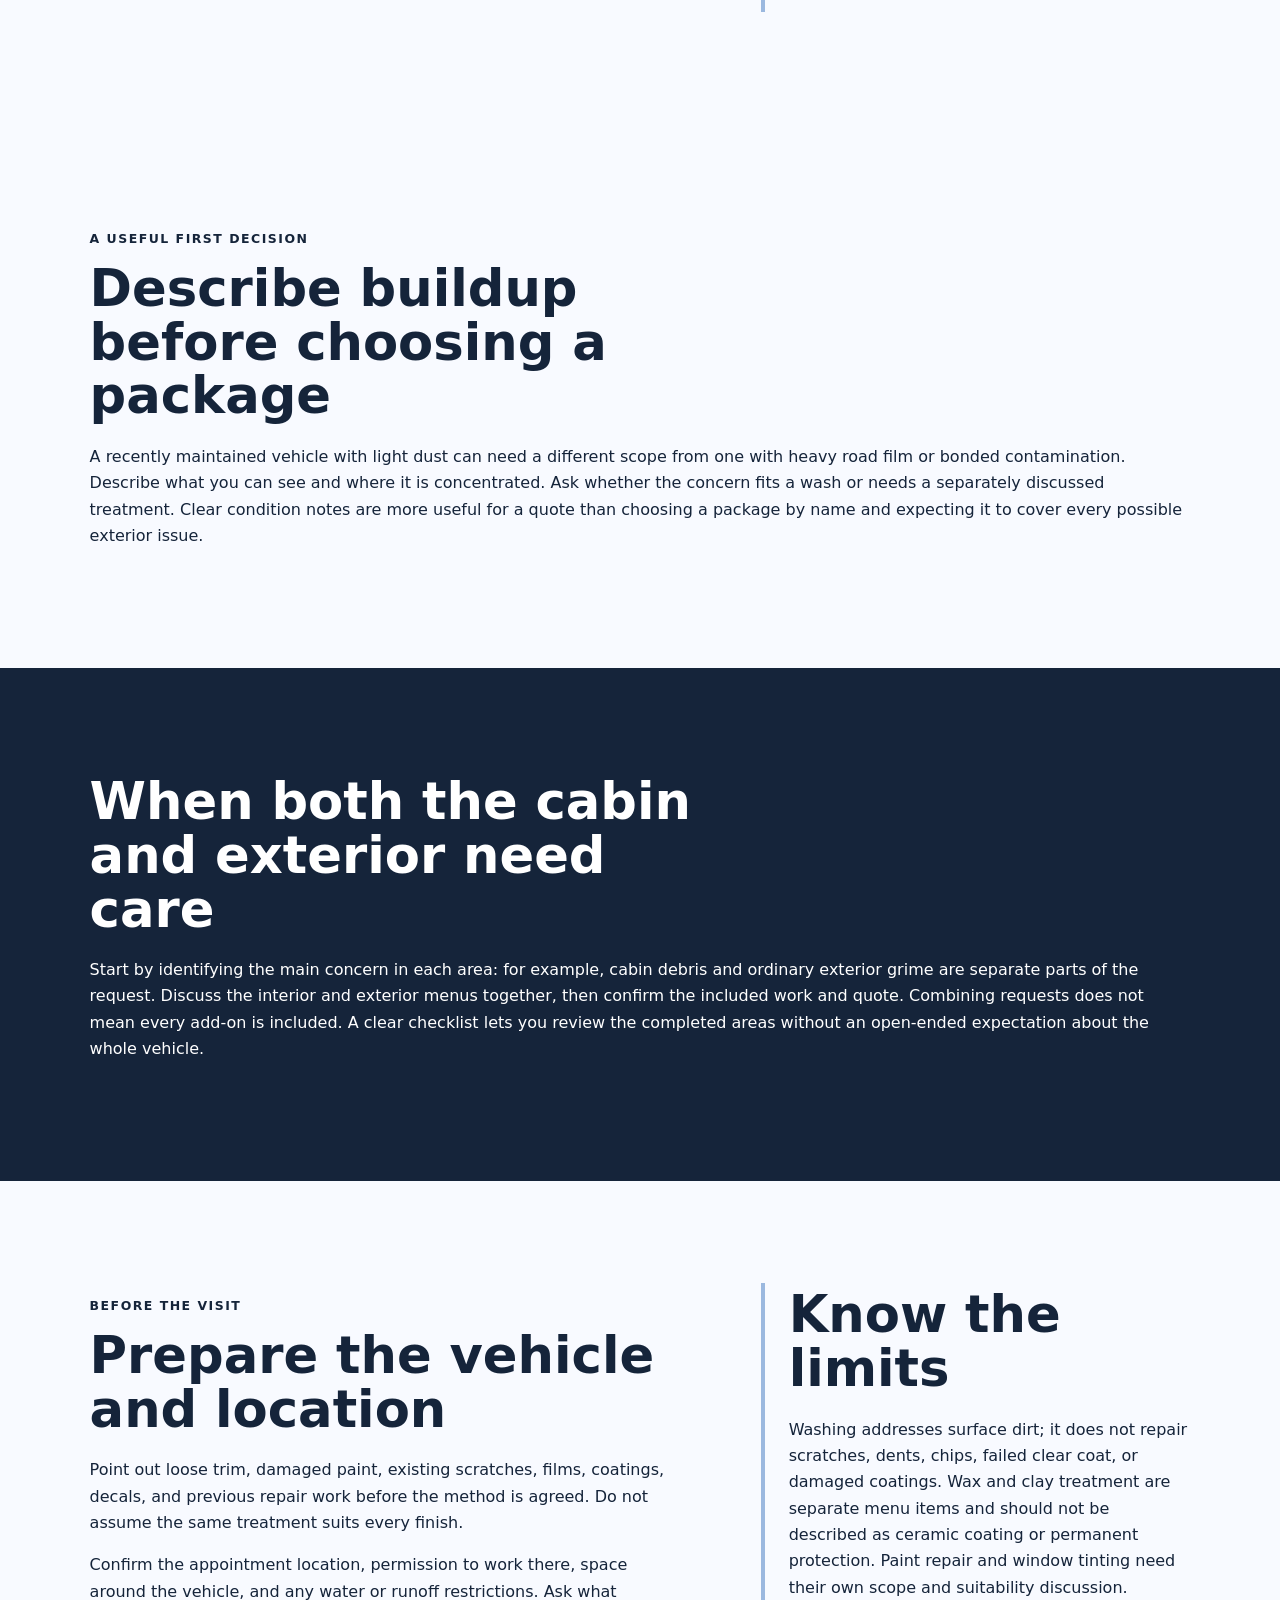
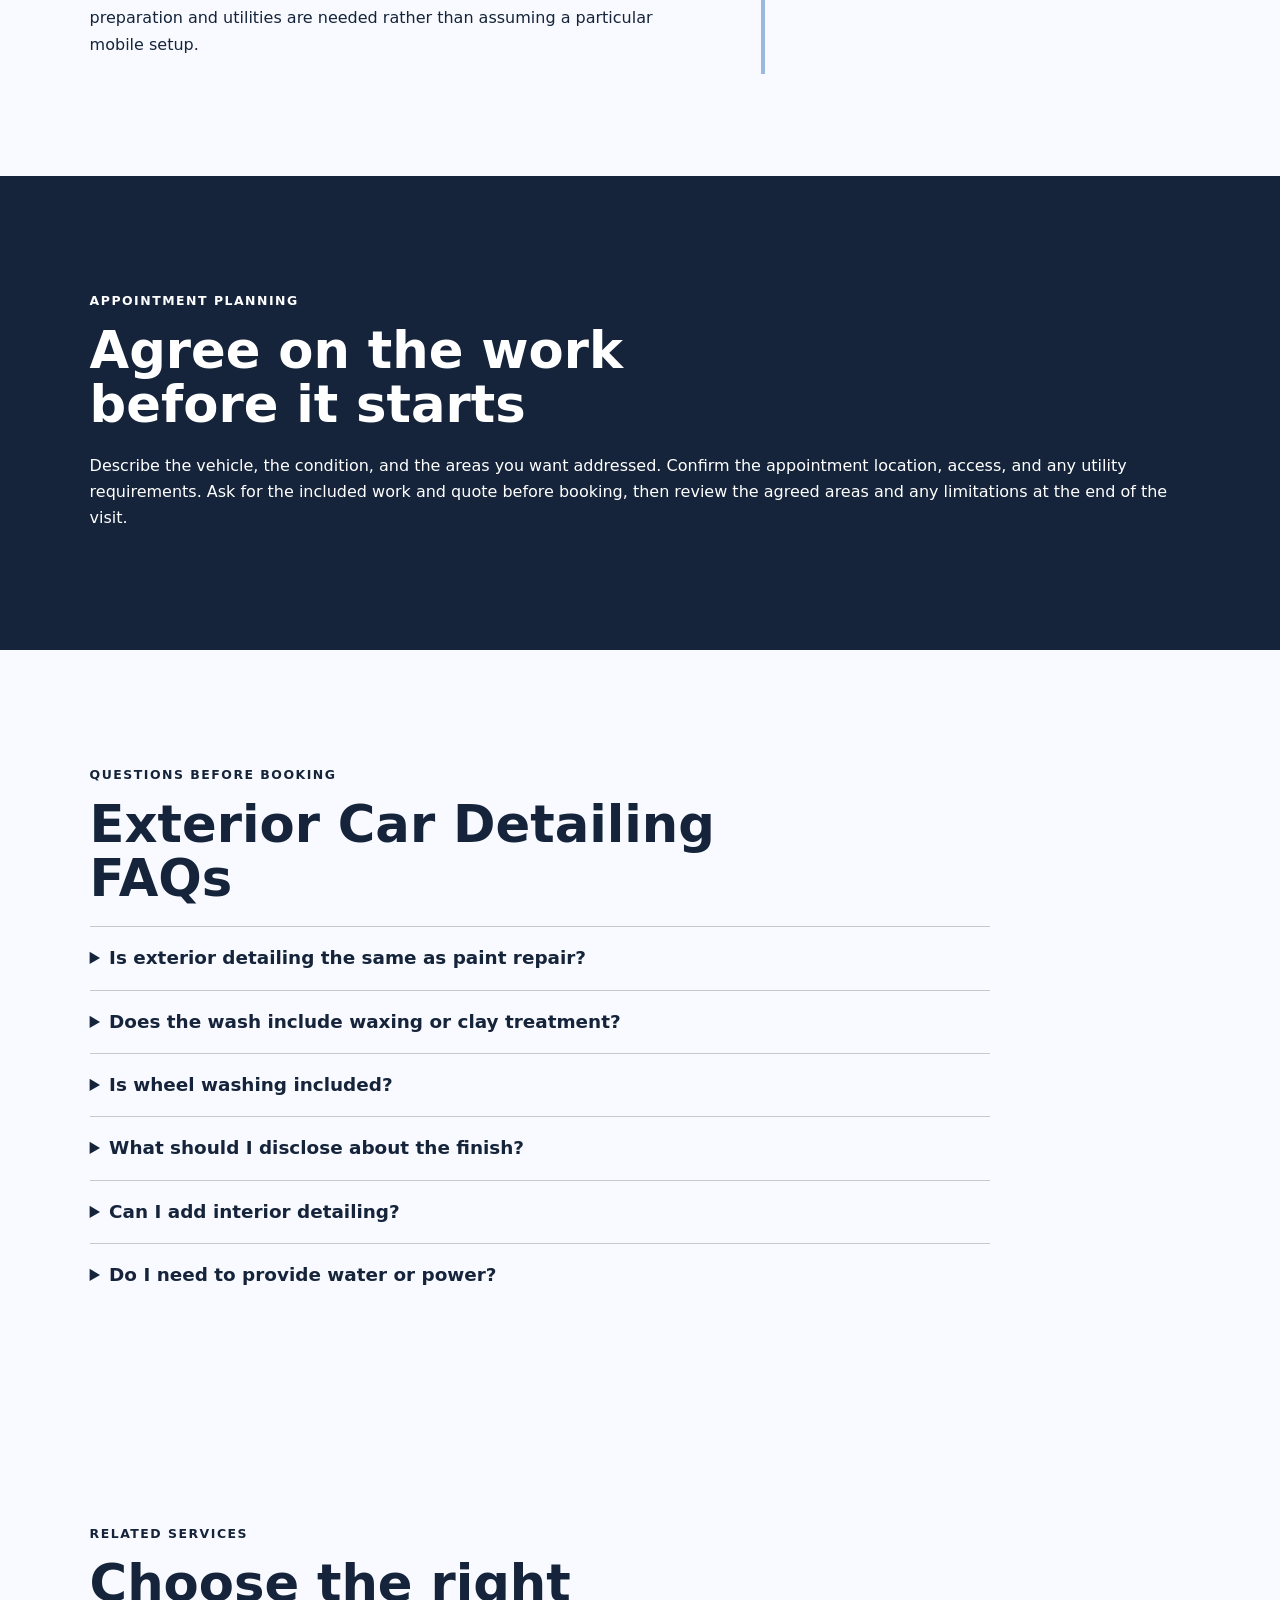
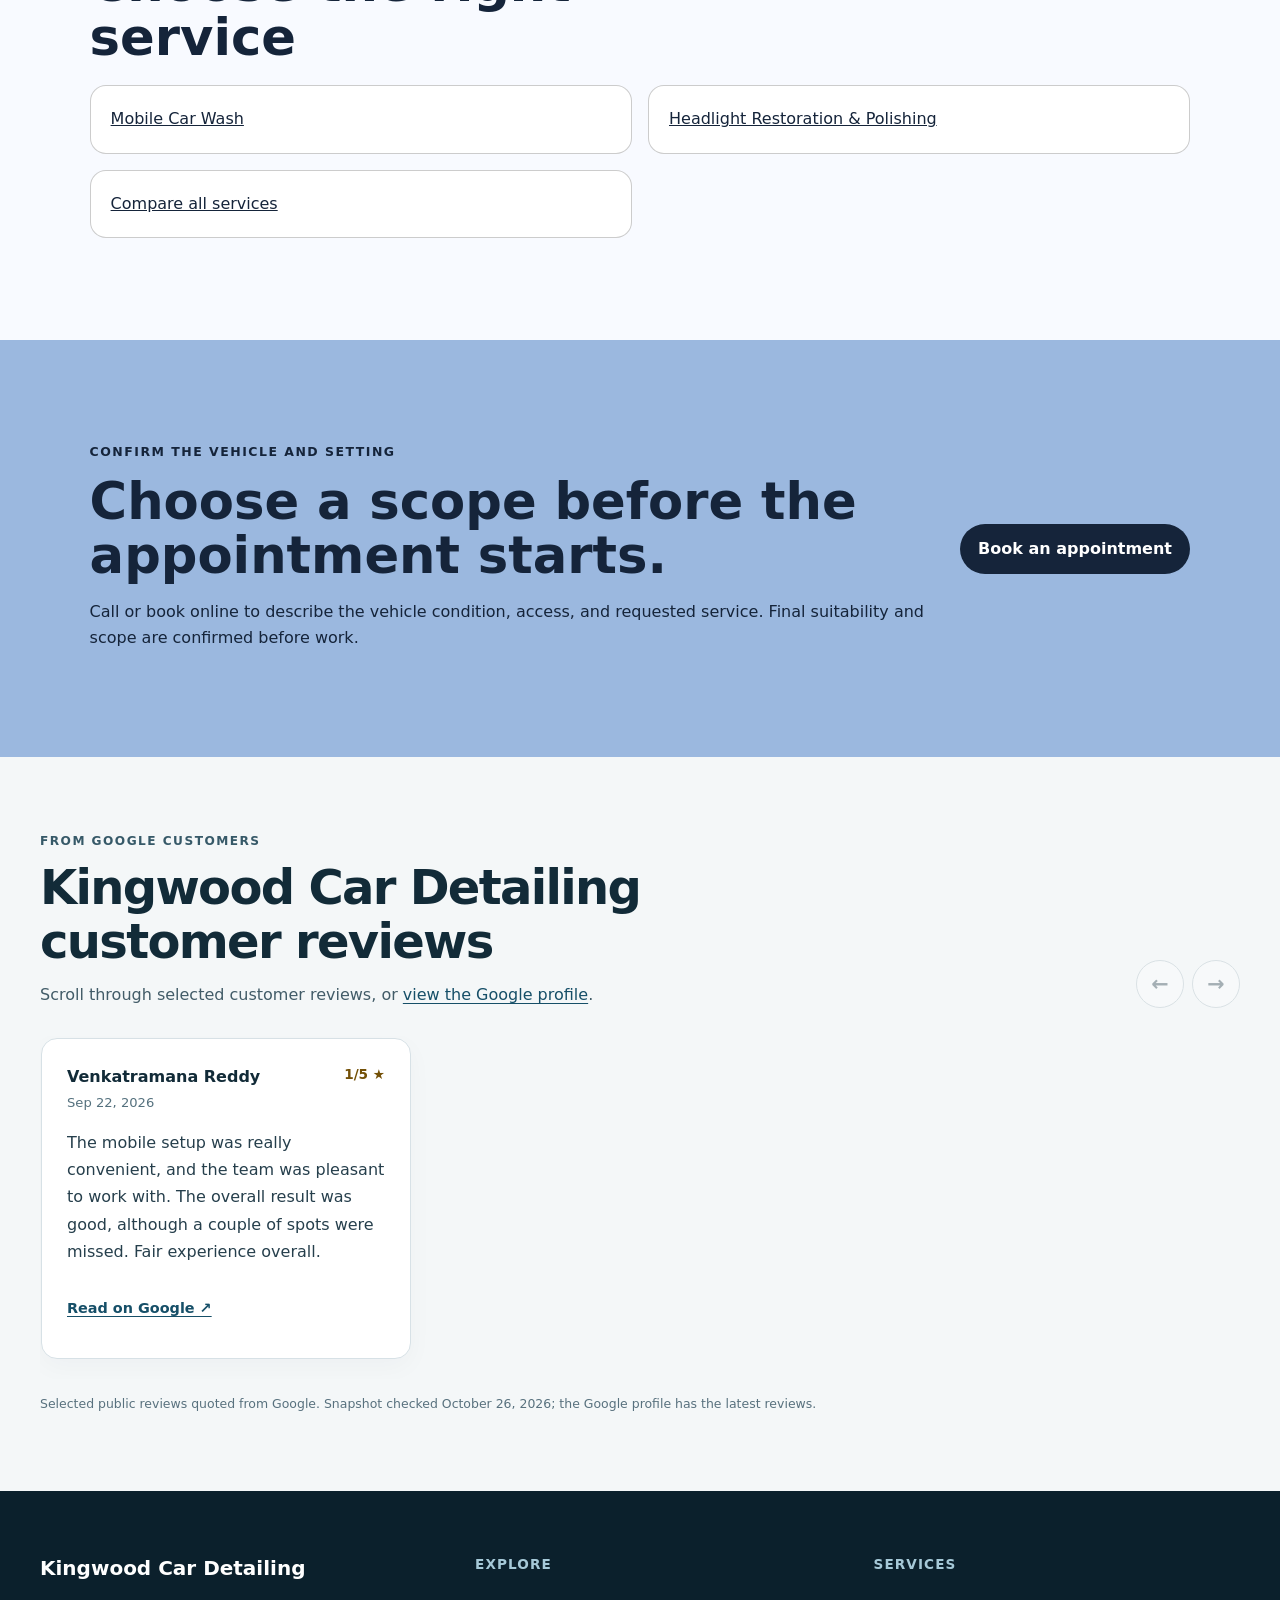
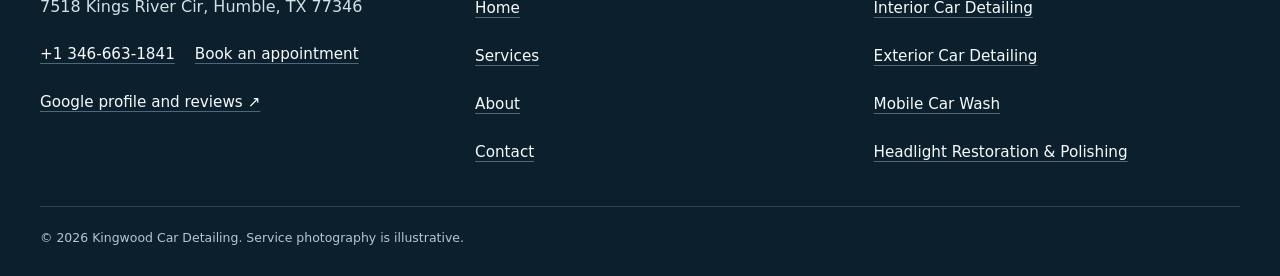
<file: services/exterior-car-detailing/index.html>
<!doctype html>
<html lang="en"><head>
  <meta charset="utf-8"><meta name="viewport" content="width=device-width,initial-scale=1">
  <title>Exterior Car Detailing in Humble, TX | Kingwood Car Detailing</title>
  <meta name="description" content="Plan exterior car detailing with Kingwood Car Detailing in Humble: documented scope, vehicle preparation, access checks, and limitations.">
  <meta name="robots" content="index, follow, max-image-preview:large, max-snippet:-1">
  <link rel="canonical" href="https://kingwoodcardetailing.shop/services/exterior-car-detailing/">
  <meta property="og:type" content="website"><meta property="og:title" content="Exterior Car Detailing in Humble, TX | Kingwood Car Detailing">
  <meta property="og:description" content="Plan exterior car detailing with Kingwood Car Detailing in Humble: documented scope, vehicle preparation, access checks, and limitations."><meta property="og:url" content="https://kingwoodcardetailing.shop/services/exterior-car-detailing/">
  <meta property="og:image" content="https://kingwoodcardetailing.shop/assets/hero-route.jpg"><meta name="twitter:card" content="summary_large_image">
  <link rel="icon" href="/assets/favicon.svg"><link rel="stylesheet" href="/seo-pages.css"><script type="application/ld+json">{
  "@context": "https://schema.org",
  "@graph": [
    {
      "@type": "BreadcrumbList",
      "@id": "https://kingwoodcardetailing.shop/services/exterior-car-detailing/#breadcrumb",
      "itemListElement": [
        {
          "@type": "ListItem",
          "position": 1,
          "name": "Home",
          "item": "https://kingwoodcardetailing.shop/"
        },
        {
          "@type": "ListItem",
          "position": 2,
          "name": "Services",
          "item": "https://kingwoodcardetailing.shop/services/"
        },
        {
          "@type": "ListItem",
          "position": 3,
          "name": "Exterior Car Detailing",
          "item": "https://kingwoodcardetailing.shop/services/exterior-car-detailing/"
        }
      ]
    },
    {
      "@type": "WebPage",
      "@id": "https://kingwoodcardetailing.shop/services/exterior-car-detailing/#webpage",
      "url": "https://kingwoodcardetailing.shop/services/exterior-car-detailing/",
      "name": "Exterior Car Detailing in Humble, TX | Kingwood Car Detailing",
      "description": "Plan exterior car detailing with Kingwood Car Detailing in Humble: documented scope, vehicle preparation, access checks, and limitations.",
      "breadcrumb": {
        "@id": "https://kingwoodcardetailing.shop/services/exterior-car-detailing/#breadcrumb"
      },
      "isPartOf": {
        "@id": "https://kingwoodcardetailing.shop/#website"
      },
      "about": {
        "@id": "https://kingwoodcardetailing.shop/#business"
      }
    },
    {
      "@type": "Service",
      "@id": "https://kingwoodcardetailing.shop/services/exterior-car-detailing/#service",
      "name": "Exterior Car Detailing",
      "serviceType": "exterior car detailing",
      "url": "https://kingwoodcardetailing.shop/services/exterior-car-detailing/",
      "description": "Exterior car detailing begins with the visible outside surfaces of the vehicle and may combine a full-body wash with wheel washing and other documented appearance-care add-ons.",
      "provider": {
        "@id": "https://kingwoodcardetailing.shop/#business"
      },
      "areaServed": {
        "@type": "City",
        "name": "Humble"
      }
    },
    {
      "@type": "ImageObject",
      "@id": "https://kingwoodcardetailing.shop/services/exterior-car-detailing/#primaryimage",
      "contentUrl": "https://kingwoodcardetailing.shop/assets/hero-route.jpg",
      "caption": "Illustrative detailing artwork for Kingwood Car Detailing",
      "representativeOfPage": true
    }
  ]
}</script>
<link rel="stylesheet" href="/portfolio-components.css">
</head><body style="--pilot-accent:#9bb8df;--pilot-dark:#15243a;--pilot-paper:#f8faff">
<a class="skip-link" href="#content">Skip to content</a>
<header class="pilot-header"><a class="pilot-brand" href="/"><img src="/assets/hero-route.jpg" width="48" height="48" alt=""><span>Kingwood Car Detailing</span></a>
<nav aria-label="Primary navigation"><a href="/services/">Services</a><a href="/about/">About</a><a href="/contact/">Contact</a><a class="pilot-call" href="tel:+13466631841">Call</a></nav></header>
<main id="content"><section class="pilot-hero"><div><p class="eyebrow">Exterior care</p><h1>Exterior Car Detailing in Humble, TX</h1><p class="pilot-answer">Exterior car detailing starts with the condition of the bodywork, wheels, glass, and other visible surfaces. A wash and agreed appearance care can refresh the vehicle; paint repair and specialist treatments need a separate discussion.</p><p class="pilot-proof">The service menu includes a full body wash, wheel washing, and exhaust tip polishing. Waxing and clay bar treatment are separate choices to discuss.</p></div><img alt="Illustrative detailing artwork for Kingwood Car Detailing" fetchpriority="high" height="720" src="/assets/hero-route.jpg" width="960"/></section>
<nav aria-label="Breadcrumb" class="breadcrumbs"><a href="/">Home</a><span>›</span><a href="/services/">Services</a><span>›</span><span>Exterior Car Detailing</span></nav>
<section class="pilot-section pilot-grid"><div><p class="eyebrow">The service</p><h2>What to discuss before booking</h2><p>Kingwood Car Detailing lists Full body wash, Wheel washing, and Exhaust tip polishing. Confirm which of these services belong in your appointment and whether the vehicle is suitable.</p><ul class="checklist"><li>A full-body wash for ordinary exterior dust, road film, and surface grime within the agreed scope.</li><li>Wheel washing when it is selected for the appointment.</li><li>Discussion of exhaust-tip polishing where that separately listed service fits the request.</li><li>A check on whether waxing, clay treatment, or headlight work should be booked as an additional service.</li></ul></div><aside><h2>When this service fits</h2><p>Choose exterior detailing when the outside of the vehicle needs more attention than the cabin. Describe the panels, wheels, or other areas that concern you and whether the goal is routine cleaning or a separate appearance treatment. A wash, wax, clay treatment, and paint repair are different services; naming the result you want helps keep the quote clear.</p></aside></section>
<section class="pilot-section"><p class="eyebrow">A useful first decision</p><h2>Describe buildup before choosing a package</h2><p>A recently maintained vehicle with light dust can need a different scope from one with heavy road film or bonded contamination. Describe what you can see and where it is concentrated. Ask whether the concern fits a wash or needs a separately discussed treatment. Clear condition notes are more useful for a quote than choosing a package by name and expecting it to cover every possible exterior issue.</p></section><section class="pilot-section tone"><h2>When both the cabin and exterior need care</h2><p>Start by identifying the main concern in each area: for example, cabin debris and ordinary exterior grime are separate parts of the request. Discuss the interior and exterior menus together, then confirm the included work and quote. Combining requests does not mean every add-on is included. A clear checklist lets you review the completed areas without an open-ended expectation about the whole vehicle.</p></section>
<section class="pilot-section pilot-grid"><div><p class="eyebrow">Before the visit</p><h2>Prepare the vehicle and location</h2><p>Point out loose trim, damaged paint, existing scratches, films, coatings, decals, and previous repair work before the method is agreed. Do not assume the same treatment suits every finish.</p><p>Confirm the appointment location, permission to work there, space around the vehicle, and any water or runoff restrictions. Ask what preparation and utilities are needed rather than assuming a particular mobile setup.</p></div><aside><h2>Know the limits</h2><p>Washing addresses surface dirt; it does not repair scratches, dents, chips, failed clear coat, or damaged coatings. Wax and clay treatment are separate menu items and should not be described as ceramic coating or permanent protection. Paint repair and window tinting need their own scope and suitability discussion.</p></aside></section>
<section class="pilot-section tone"><p class="eyebrow">Appointment planning</p><h2>Agree on the work before it starts</h2><p>Describe the vehicle, the condition, and the areas you want addressed. Confirm the appointment location, access, and any utility requirements. Ask for the included work and quote before booking, then review the agreed areas and any limitations at the end of the visit.</p></section>
<section class="pilot-section"><p class="eyebrow">Questions before booking</p><h2>Exterior Car Detailing FAQs</h2><div class="faq-list"><details><summary>Is exterior detailing the same as paint repair?</summary><p>No. Cleaning addresses surface dirt and the agreed appearance care. Scratches, chips, dents, and damaged paint require a separate assessment; a wash should not be presented as a repair.</p></details><details><summary>Does the wash include waxing or clay treatment?</summary><p>Waxing and clay bar treatment are listed separately. Confirm whether either is included in the quote and whether it is suitable for the vehicle before the appointment.</p></details><details><summary>Is wheel washing included?</summary><p>Wheel washing is on the menu, but the included areas depend on the appointment you book. Ask for it explicitly if wheels are a priority.</p></details><details><summary>What should I disclose about the finish?</summary><p>Mention known coatings, wraps, films, decals, loose trim, paint damage, and previous repair. Share any care instructions so suitability can be discussed before a method is chosen.</p></details><details><summary>Can I add interior detailing?</summary><p>Yes, interior services are also listed. Ask for both areas when requesting a quote and confirm which tasks belong to each part of the appointment.</p></details><details><summary>Do I need to provide water or power?</summary><p>Confirm that directly when booking. Share the actual site conditions and confirm the utility arrangement for the planned visit before booking.</p></details></div></section>
<section class="pilot-section related"><p class="eyebrow">Related services</p><h2>Choose the right service</h2><div class="related-links"><a href="/services/mobile-car-wash/">Mobile Car Wash</a><a href="/services/headlight-restoration/">Headlight Restoration &amp; Polishing</a><a href="/services/">Compare all services</a></div></section>
<section class="pilot-cta"><div><p class="eyebrow">Confirm the vehicle and setting</p><h2>Choose a scope before the appointment starts.</h2><p>Call or book online to describe the vehicle condition, access, and requested service. Final suitability and scope are confirmed before work.</p></div><a class="pilot-button" href="/scheduling">Book an appointment</a></section>
<!-- PORTFOLIO-REVIEWS:START --><section class="portfolio-reviews" aria-labelledby="portfolio-reviews-title"><div class="portfolio-reviews__heading"><div><p class="portfolio-reviews__kicker">From Google customers</p><h2 id="portfolio-reviews-title">Kingwood Car Detailing customer reviews</h2><p class="portfolio-reviews__intro">Scroll through selected customer reviews, or <a href="https://www.google.com/maps?cid=2976044469024476765" target="_blank" rel="noopener noreferrer">view the Google profile</a>.</p></div><div class="portfolio-reviews__controls"><button type="button" data-reviews-prev aria-label="Previous reviews">←</button><button type="button" data-reviews-next aria-label="Next reviews">→</button></div></div><div class="portfolio-reviews__track" role="region" aria-label="Scrollable customer reviews" tabindex="0"><article class="portfolio-review"><div class="portfolio-review__meta"><div><span class="portfolio-review__author">Venkatramana Reddy</span><time datetime="2026-09-22">Sep 22, 2026</time></div><span class="portfolio-review__rating" aria-label="1 out of 5 stars">1/5 ★</span></div><blockquote><p>The mobile setup was really convenient, and the team was pleasant to work with. The overall result was good, although a couple of spots were missed. Fair experience overall.</p></blockquote><a class="portfolio-review__source" href="https://www.google.com/maps/reviews/data=!4m8!14m7!1m6!2m5!1sCi9DQUlRQUNvZENodHljRjlvT2xWbWRWRkVWVFZtVEdSWE5IUkZjWFZHUnpsNGVXYxAB!2m1!1s0x0:0x294d08ad43f84e5d!3m1!1s2@1:CAIQACodChtycF9oOlVmdVFEVTVmTGRXNHRFcXVGRzl4eWc%7C%7C?hl=en-US" target="_blank" rel="noopener noreferrer">Read on Google ↗</a></article></div><p class="portfolio-reviews__note">Selected public reviews quoted from Google. Snapshot checked <time datetime="2026-10-26">October 26, 2026</time>; the Google profile has the latest reviews.</p></section><!-- PORTFOLIO-REVIEWS:END -->
</main><footer class="portfolio-footer"><div class="portfolio-footer__grid"><div><strong class="portfolio-footer__name">Kingwood Car Detailing</strong><address>7518 Kings River Cir, Humble, TX 77346</address><div class="portfolio-footer__contact"><a href="tel:+13466631841">+1 346-663-1841</a><a href="/scheduling">Book an appointment</a></div><a href="https://www.google.com/maps?cid=2976044469024476765" target="_blank" rel="noopener noreferrer">Google profile and reviews ↗</a></div><div><h2>Explore</h2><nav aria-label="Footer navigation"><a href="/">Home</a><a href="/services/">Services</a><a href="/about/">About</a><a href="/contact/">Contact</a></nav></div><div><h2>Services</h2><nav aria-label="Service pages"><a href="/services/interior-car-detailing/">Interior Car Detailing</a><a href="/services/exterior-car-detailing/">Exterior Car Detailing</a><a href="/services/mobile-car-wash/">Mobile Car Wash</a><a href="/services/headlight-restoration/">Headlight Restoration &amp; Polishing</a></nav></div></div><p class="portfolio-footer__bottom">© <span id="year">2026</span> Kingwood Car Detailing. Service photography is illustrative.</p></footer>
<script src="/portfolio-components.js" defer></script>
</body></html>
</file>
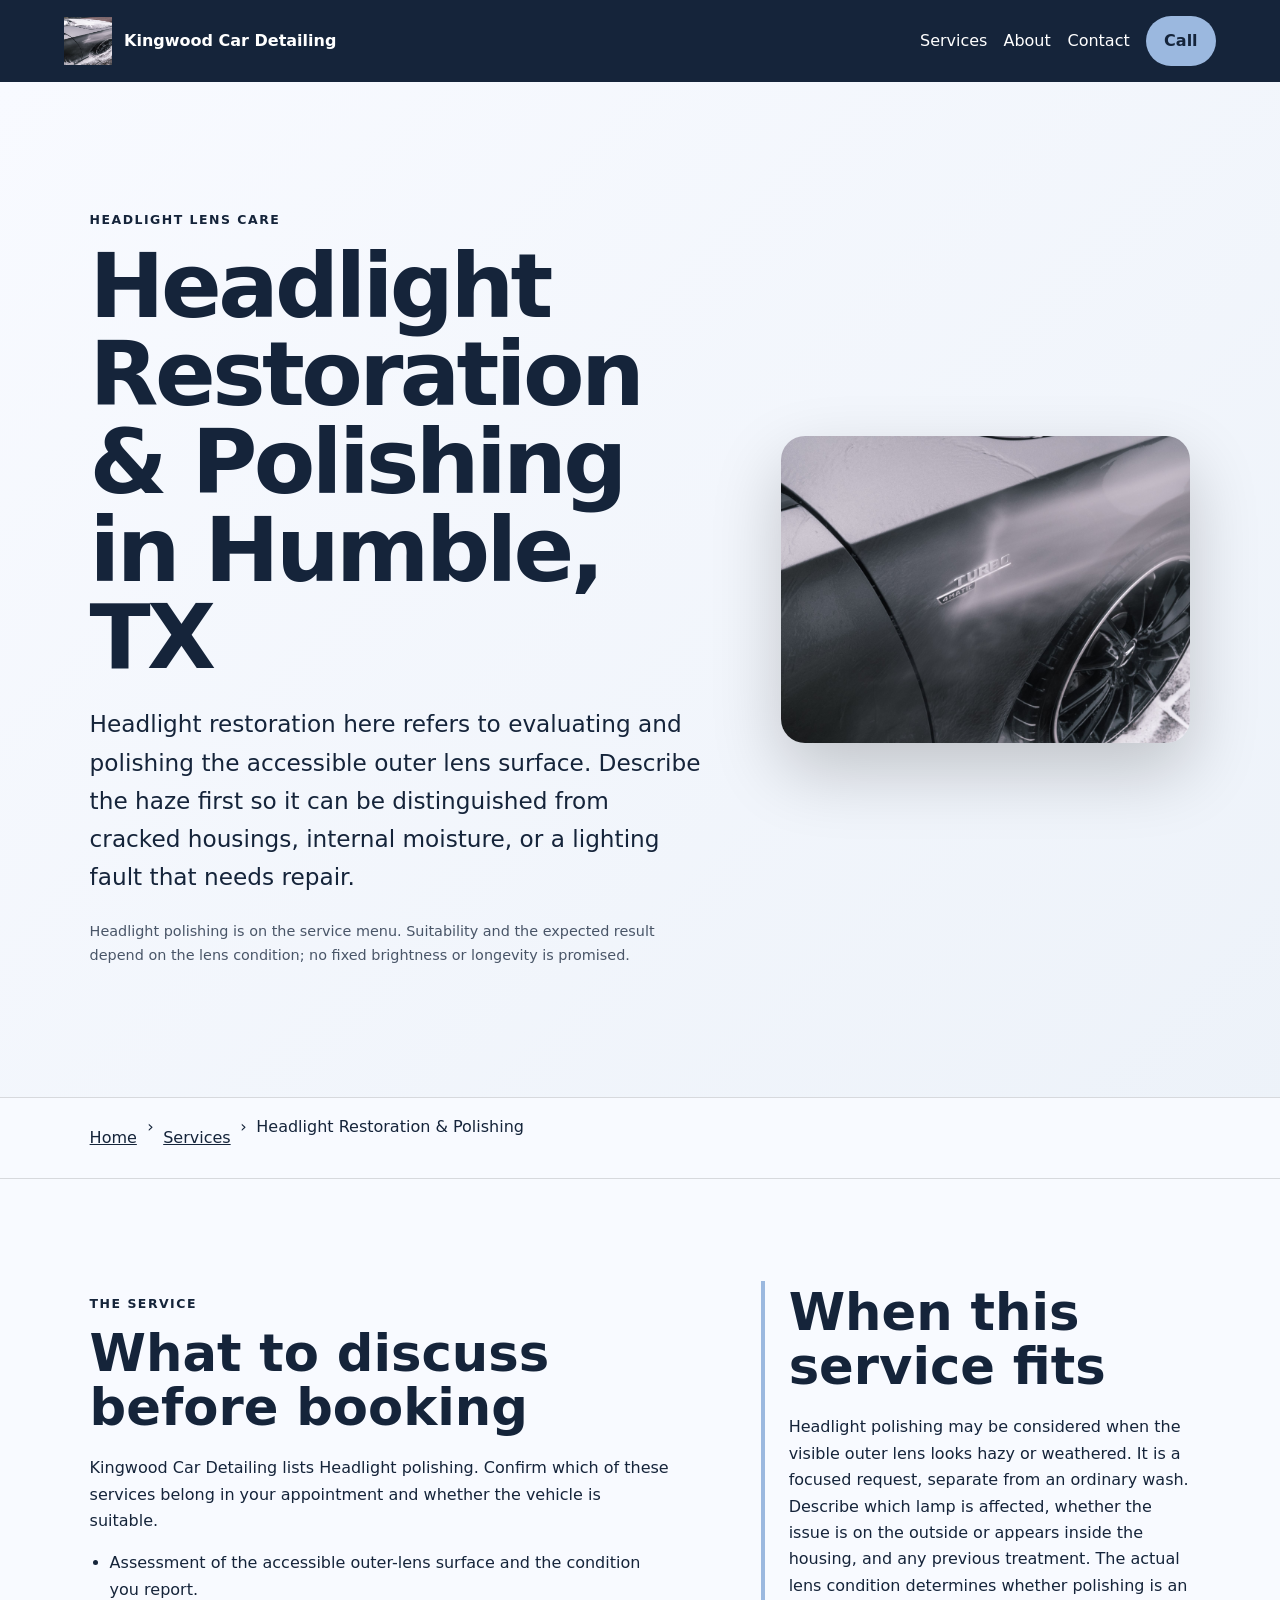
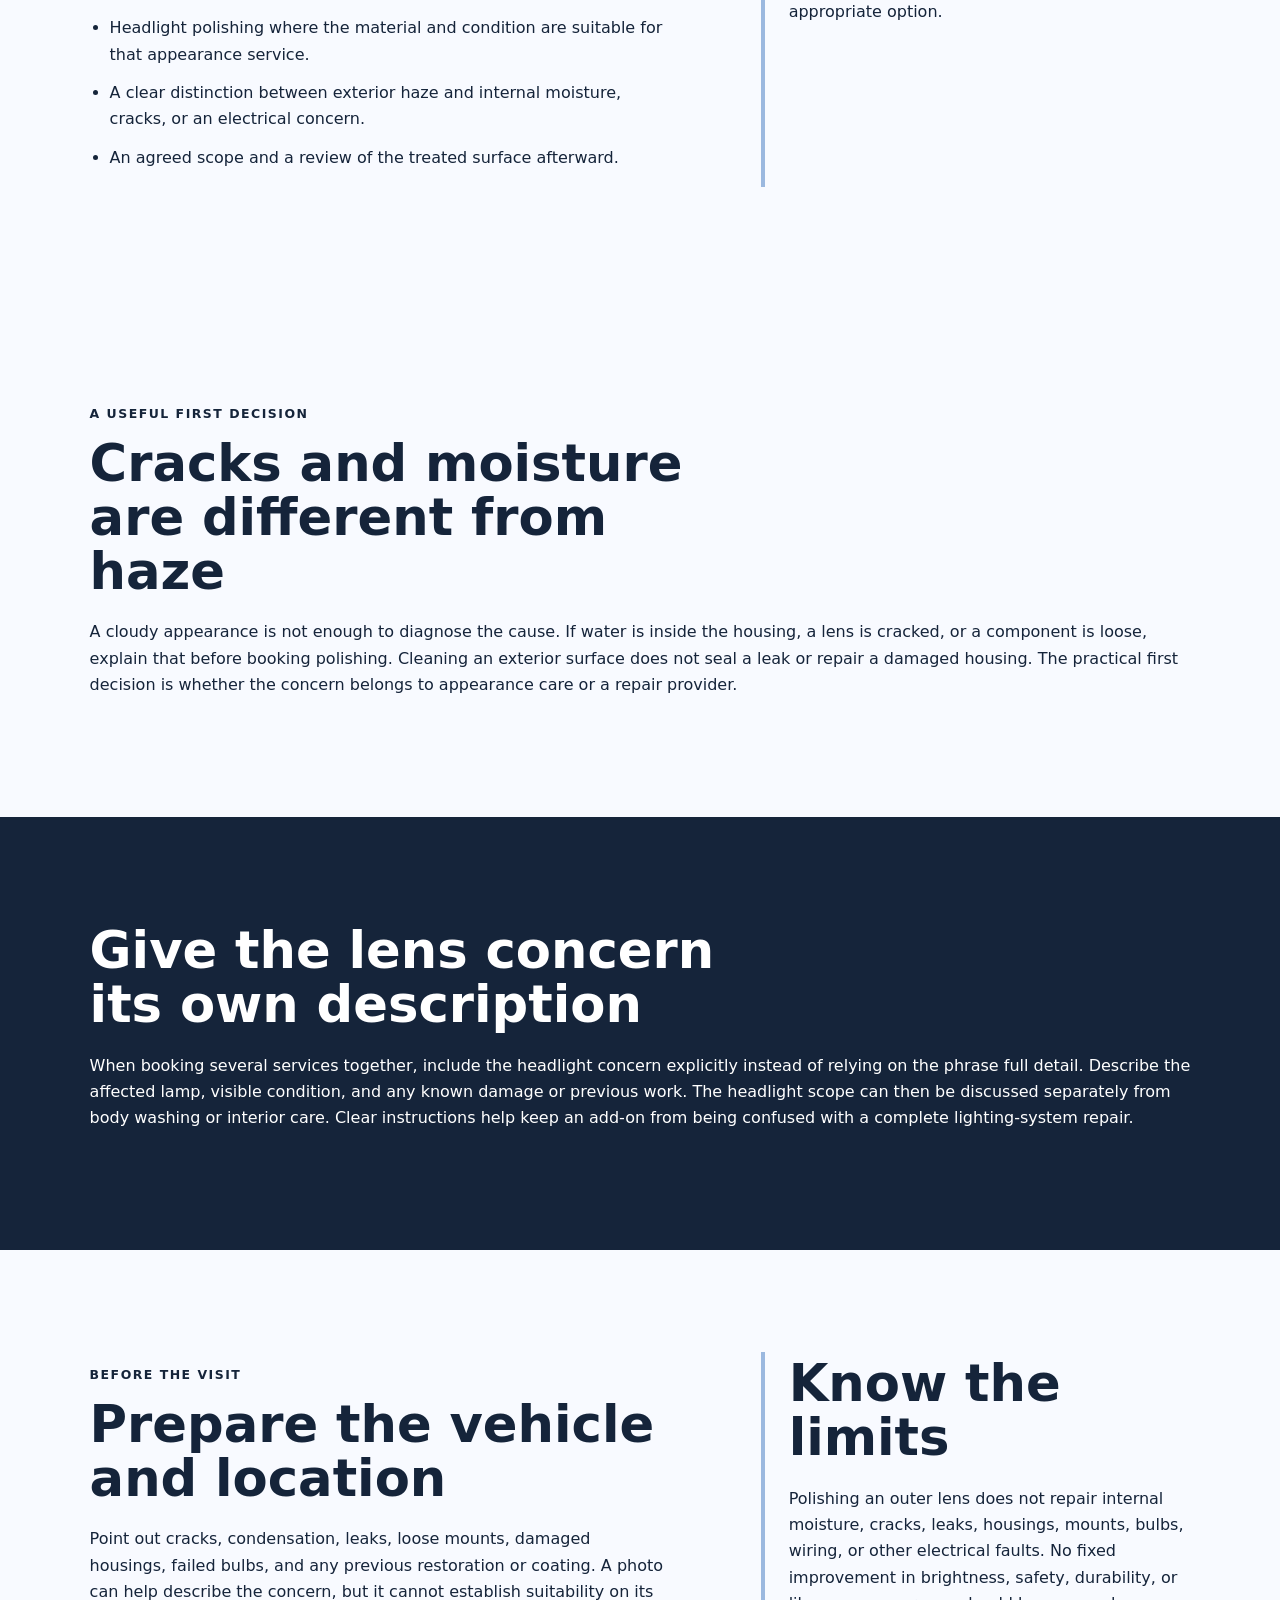
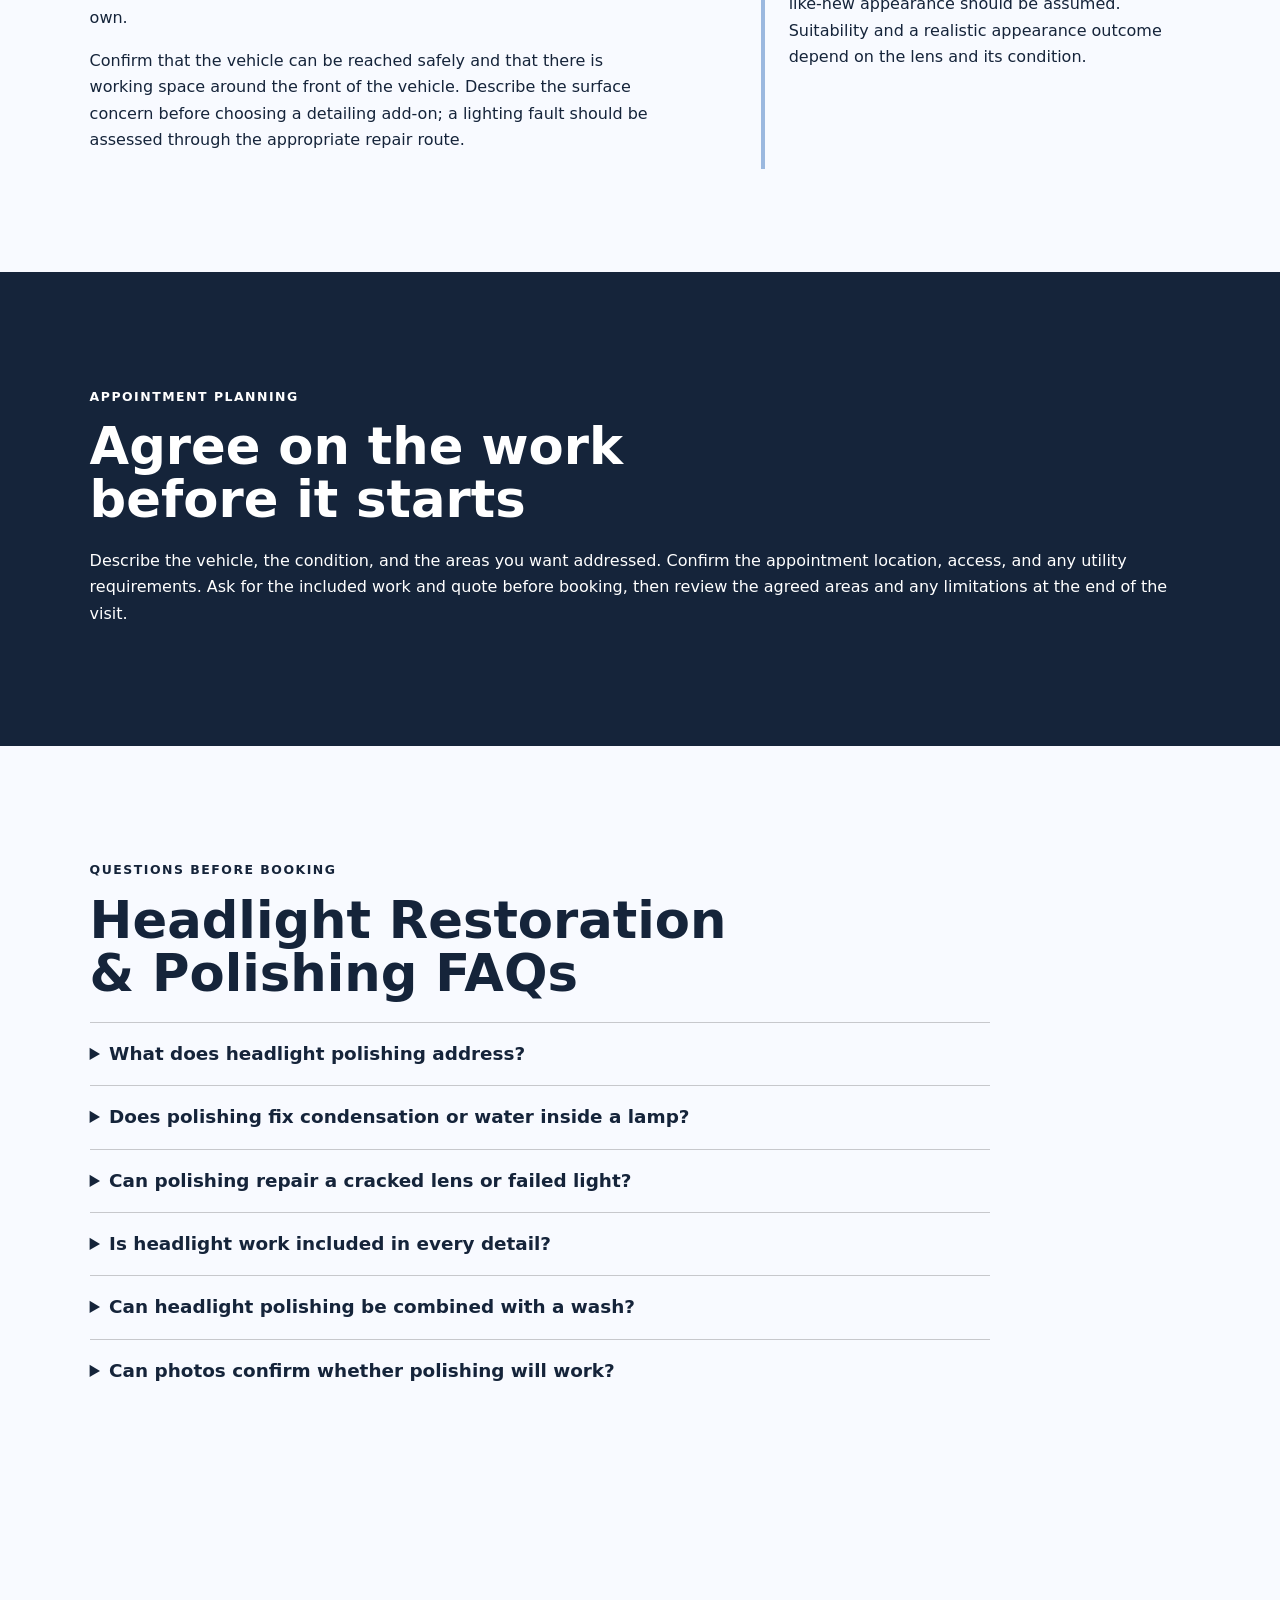
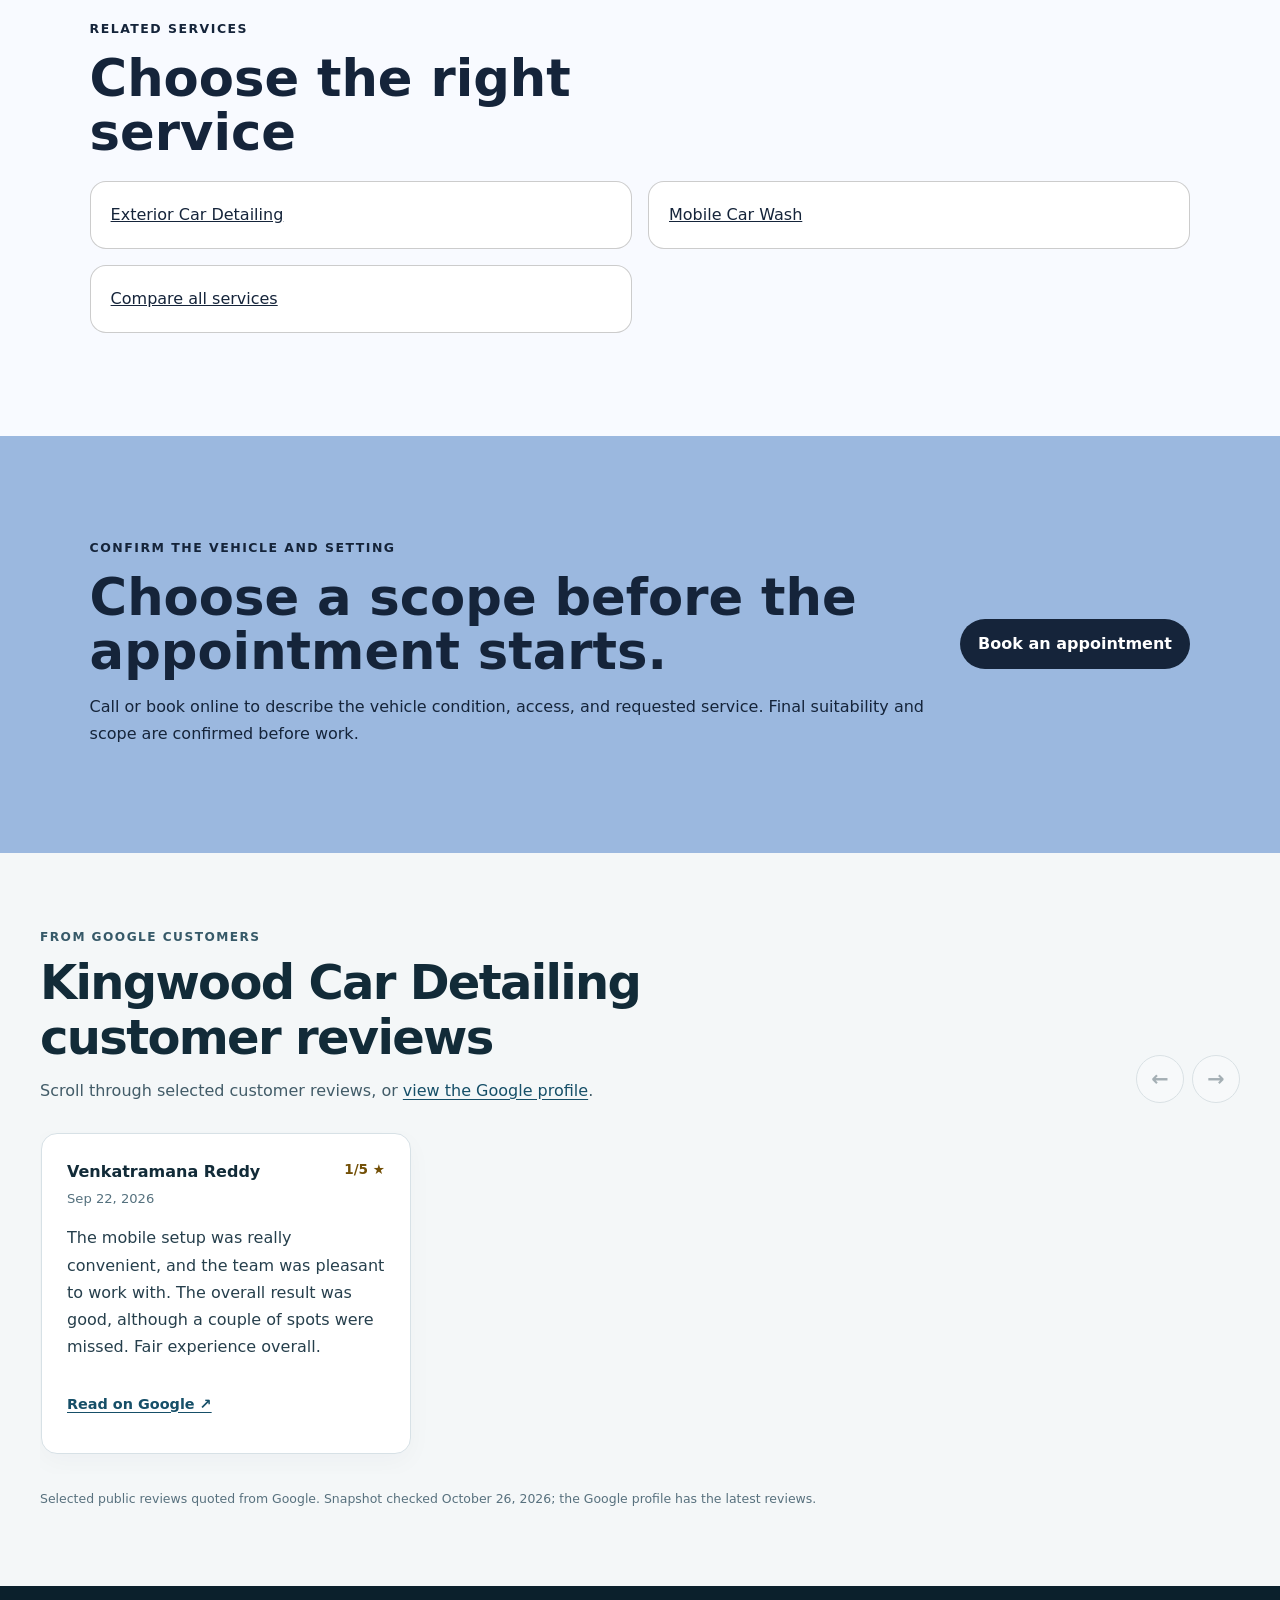
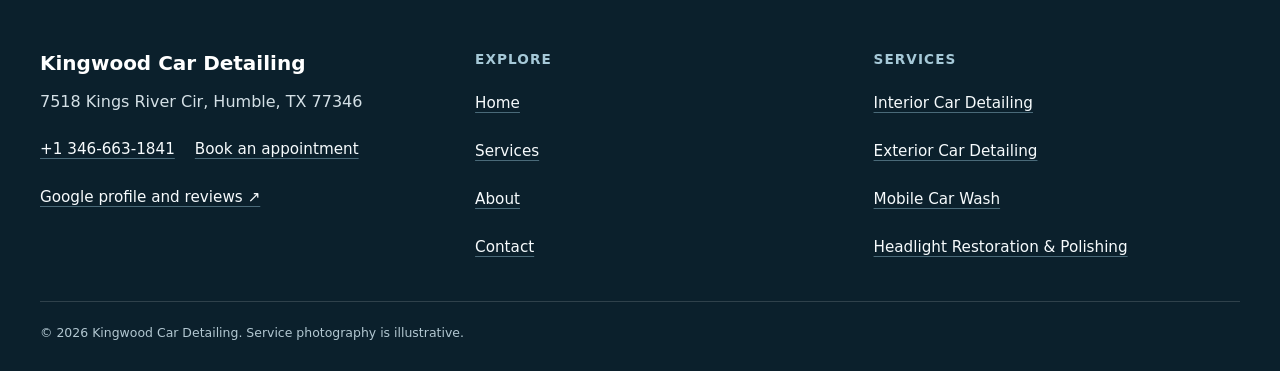
<file: services/headlight-restoration/index.html>
<!doctype html>
<html lang="en"><head>
  <meta charset="utf-8"><meta name="viewport" content="width=device-width,initial-scale=1">
  <title>Headlight Restoration &amp; Polishing in Humble, TX | Kingwood Car Detailing</title>
  <meta name="description" content="Plan headlight restoration and polishing with Kingwood Car Detailing in Humble: documented scope, vehicle preparation, access checks, and limitations.">
  <meta name="robots" content="index, follow, max-image-preview:large, max-snippet:-1">
  <link rel="canonical" href="https://kingwoodcardetailing.shop/services/headlight-restoration/">
  <meta property="og:type" content="website"><meta property="og:title" content="Headlight Restoration &amp; Polishing in Humble, TX | Kingwood Car Detailing">
  <meta property="og:description" content="Plan headlight restoration and polishing with Kingwood Car Detailing in Humble: documented scope, vehicle preparation, access checks, and limitations."><meta property="og:url" content="https://kingwoodcardetailing.shop/services/headlight-restoration/">
  <meta property="og:image" content="https://kingwoodcardetailing.shop/assets/hero-route.jpg"><meta name="twitter:card" content="summary_large_image">
  <link rel="icon" href="/assets/favicon.svg"><link rel="stylesheet" href="/seo-pages.css"><script type="application/ld+json">{
  "@context": "https://schema.org",
  "@graph": [
    {
      "@type": "BreadcrumbList",
      "@id": "https://kingwoodcardetailing.shop/services/headlight-restoration/#breadcrumb",
      "itemListElement": [
        {
          "@type": "ListItem",
          "position": 1,
          "name": "Home",
          "item": "https://kingwoodcardetailing.shop/"
        },
        {
          "@type": "ListItem",
          "position": 2,
          "name": "Services",
          "item": "https://kingwoodcardetailing.shop/services/"
        },
        {
          "@type": "ListItem",
          "position": 3,
          "name": "Headlight Restoration & Polishing",
          "item": "https://kingwoodcardetailing.shop/services/headlight-restoration/"
        }
      ]
    },
    {
      "@type": "WebPage",
      "@id": "https://kingwoodcardetailing.shop/services/headlight-restoration/#webpage",
      "url": "https://kingwoodcardetailing.shop/services/headlight-restoration/",
      "name": "Headlight Restoration & Polishing in Humble, TX | Kingwood Car Detailing",
      "description": "Plan headlight restoration and polishing with Kingwood Car Detailing in Humble: documented scope, vehicle preparation, access checks, and limitations.",
      "breadcrumb": {
        "@id": "https://kingwoodcardetailing.shop/services/headlight-restoration/#breadcrumb"
      },
      "isPartOf": {
        "@id": "https://kingwoodcardetailing.shop/#website"
      },
      "about": {
        "@id": "https://kingwoodcardetailing.shop/#business"
      }
    },
    {
      "@type": "Service",
      "@id": "https://kingwoodcardetailing.shop/services/headlight-restoration/#service",
      "name": "Headlight Restoration & Polishing",
      "serviceType": "headlight restoration and polishing",
      "url": "https://kingwoodcardetailing.shop/services/headlight-restoration/",
      "description": "Headlight polishing is a focused appearance service for suitable exterior lens surfaces; it is assessed separately from a full wash or complete detail.",
      "provider": {
        "@id": "https://kingwoodcardetailing.shop/#business"
      },
      "areaServed": {
        "@type": "City",
        "name": "Humble"
      }
    },
    {
      "@type": "ImageObject",
      "@id": "https://kingwoodcardetailing.shop/services/headlight-restoration/#primaryimage",
      "contentUrl": "https://kingwoodcardetailing.shop/assets/hero-route.jpg",
      "caption": "Illustrative detailing artwork for Kingwood Car Detailing",
      "representativeOfPage": true
    }
  ]
}</script>
<link rel="stylesheet" href="/portfolio-components.css">
</head><body style="--pilot-accent:#9bb8df;--pilot-dark:#15243a;--pilot-paper:#f8faff">
<a class="skip-link" href="#content">Skip to content</a>
<header class="pilot-header"><a class="pilot-brand" href="/"><img src="/assets/hero-route.jpg" width="48" height="48" alt=""><span>Kingwood Car Detailing</span></a>
<nav aria-label="Primary navigation"><a href="/services/">Services</a><a href="/about/">About</a><a href="/contact/">Contact</a><a class="pilot-call" href="tel:+13466631841">Call</a></nav></header>
<main id="content"><section class="pilot-hero"><div><p class="eyebrow">Headlight lens care</p><h1>Headlight Restoration &amp; Polishing in Humble, TX</h1><p class="pilot-answer">Headlight restoration here refers to evaluating and polishing the accessible outer lens surface. Describe the haze first so it can be distinguished from cracked housings, internal moisture, or a lighting fault that needs repair.</p><p class="pilot-proof">Headlight polishing is on the service menu. Suitability and the expected result depend on the lens condition; no fixed brightness or longevity is promised.</p></div><img alt="Illustrative detailing artwork for Kingwood Car Detailing" fetchpriority="high" height="720" src="/assets/hero-route.jpg" width="960"/></section>
<nav aria-label="Breadcrumb" class="breadcrumbs"><a href="/">Home</a><span>›</span><a href="/services/">Services</a><span>›</span><span>Headlight Restoration &amp; Polishing</span></nav>
<section class="pilot-section pilot-grid"><div><p class="eyebrow">The service</p><h2>What to discuss before booking</h2><p>Kingwood Car Detailing lists Headlight polishing. Confirm which of these services belong in your appointment and whether the vehicle is suitable.</p><ul class="checklist"><li>Assessment of the accessible outer-lens surface and the condition you report.</li><li>Headlight polishing where the material and condition are suitable for that appearance service.</li><li>A clear distinction between exterior haze and internal moisture, cracks, or an electrical concern.</li><li>An agreed scope and a review of the treated surface afterward.</li></ul></div><aside><h2>When this service fits</h2><p>Headlight polishing may be considered when the visible outer lens looks hazy or weathered. It is a focused request, separate from an ordinary wash. Describe which lamp is affected, whether the issue is on the outside or appears inside the housing, and any previous treatment. The actual lens condition determines whether polishing is an appropriate option.</p></aside></section>
<section class="pilot-section"><p class="eyebrow">A useful first decision</p><h2>Cracks and moisture are different from haze</h2><p>A cloudy appearance is not enough to diagnose the cause. If water is inside the housing, a lens is cracked, or a component is loose, explain that before booking polishing. Cleaning an exterior surface does not seal a leak or repair a damaged housing. The practical first decision is whether the concern belongs to appearance care or a repair provider.</p></section><section class="pilot-section tone"><h2>Give the lens concern its own description</h2><p>When booking several services together, include the headlight concern explicitly instead of relying on the phrase full detail. Describe the affected lamp, visible condition, and any known damage or previous work. The headlight scope can then be discussed separately from body washing or interior care. Clear instructions help keep an add-on from being confused with a complete lighting-system repair.</p></section>
<section class="pilot-section pilot-grid"><div><p class="eyebrow">Before the visit</p><h2>Prepare the vehicle and location</h2><p>Point out cracks, condensation, leaks, loose mounts, damaged housings, failed bulbs, and any previous restoration or coating. A photo can help describe the concern, but it cannot establish suitability on its own.</p><p>Confirm that the vehicle can be reached safely and that there is working space around the front of the vehicle. Describe the surface concern before choosing a detailing add-on; a lighting fault should be assessed through the appropriate repair route.</p></div><aside><h2>Know the limits</h2><p>Polishing an outer lens does not repair internal moisture, cracks, leaks, housings, mounts, bulbs, wiring, or other electrical faults. No fixed improvement in brightness, safety, durability, or like-new appearance should be assumed. Suitability and a realistic appearance outcome depend on the lens and its condition.</p></aside></section>
<section class="pilot-section tone"><p class="eyebrow">Appointment planning</p><h2>Agree on the work before it starts</h2><p>Describe the vehicle, the condition, and the areas you want addressed. Confirm the appointment location, access, and any utility requirements. Ask for the included work and quote before booking, then review the agreed areas and any limitations at the end of the visit.</p></section>
<section class="pilot-section"><p class="eyebrow">Questions before booking</p><h2>Headlight Restoration &amp; Polishing FAQs</h2><div class="faq-list"><details><summary>What does headlight polishing address?</summary><p>It is an appearance service for suitable outer-lens surfaces. Exterior haze can be assessed for polishing, but the actual material and condition must be reviewed before work is agreed.</p></details><details><summary>Does polishing fix condensation or water inside a lamp?</summary><p>No. An exterior polish does not fix internal moisture, a leak, or a damaged housing. Describe those signs before booking so a different repair need is not mistaken for surface haze.</p></details><details><summary>Can polishing repair a cracked lens or failed light?</summary><p>No. Cracks, loose mounts, failed bulbs, wiring faults, and similar damage are different repair paths. Headlight polishing should not be represented as a substitute.</p></details><details><summary>Is headlight work included in every detail?</summary><p>No. It is separately listed on the menu. Confirm whether it is part of your quote and whether one or both lenses are being considered.</p></details><details><summary>Can headlight polishing be combined with a wash?</summary><p>Both services are listed. Request them together and confirm the separate scopes and quote; a wash does not automatically include headlight polishing.</p></details><details><summary>Can photos confirm whether polishing will work?</summary><p>Photos can help describe visible haze or damage, but lighting and viewing angle can hide details. The actual condition still needs to be assessed before suitability or a result is represented.</p></details></div></section>
<section class="pilot-section related"><p class="eyebrow">Related services</p><h2>Choose the right service</h2><div class="related-links"><a href="/services/exterior-car-detailing/">Exterior Car Detailing</a><a href="/services/mobile-car-wash/">Mobile Car Wash</a><a href="/services/">Compare all services</a></div></section>
<section class="pilot-cta"><div><p class="eyebrow">Confirm the vehicle and setting</p><h2>Choose a scope before the appointment starts.</h2><p>Call or book online to describe the vehicle condition, access, and requested service. Final suitability and scope are confirmed before work.</p></div><a class="pilot-button" href="/scheduling">Book an appointment</a></section>
<!-- PORTFOLIO-REVIEWS:START --><section class="portfolio-reviews" aria-labelledby="portfolio-reviews-title"><div class="portfolio-reviews__heading"><div><p class="portfolio-reviews__kicker">From Google customers</p><h2 id="portfolio-reviews-title">Kingwood Car Detailing customer reviews</h2><p class="portfolio-reviews__intro">Scroll through selected customer reviews, or <a href="https://www.google.com/maps?cid=2976044469024476765" target="_blank" rel="noopener noreferrer">view the Google profile</a>.</p></div><div class="portfolio-reviews__controls"><button type="button" data-reviews-prev aria-label="Previous reviews">←</button><button type="button" data-reviews-next aria-label="Next reviews">→</button></div></div><div class="portfolio-reviews__track" role="region" aria-label="Scrollable customer reviews" tabindex="0"><article class="portfolio-review"><div class="portfolio-review__meta"><div><span class="portfolio-review__author">Venkatramana Reddy</span><time datetime="2026-09-22">Sep 22, 2026</time></div><span class="portfolio-review__rating" aria-label="1 out of 5 stars">1/5 ★</span></div><blockquote><p>The mobile setup was really convenient, and the team was pleasant to work with. The overall result was good, although a couple of spots were missed. Fair experience overall.</p></blockquote><a class="portfolio-review__source" href="https://www.google.com/maps/reviews/data=!4m8!14m7!1m6!2m5!1sCi9DQUlRQUNvZENodHljRjlvT2xWbWRWRkVWVFZtVEdSWE5IUkZjWFZHUnpsNGVXYxAB!2m1!1s0x0:0x294d08ad43f84e5d!3m1!1s2@1:CAIQACodChtycF9oOlVmdVFEVTVmTGRXNHRFcXVGRzl4eWc%7C%7C?hl=en-US" target="_blank" rel="noopener noreferrer">Read on Google ↗</a></article></div><p class="portfolio-reviews__note">Selected public reviews quoted from Google. Snapshot checked <time datetime="2026-10-26">October 26, 2026</time>; the Google profile has the latest reviews.</p></section><!-- PORTFOLIO-REVIEWS:END -->
</main><footer class="portfolio-footer"><div class="portfolio-footer__grid"><div><strong class="portfolio-footer__name">Kingwood Car Detailing</strong><address>7518 Kings River Cir, Humble, TX 77346</address><div class="portfolio-footer__contact"><a href="tel:+13466631841">+1 346-663-1841</a><a href="/scheduling">Book an appointment</a></div><a href="https://www.google.com/maps?cid=2976044469024476765" target="_blank" rel="noopener noreferrer">Google profile and reviews ↗</a></div><div><h2>Explore</h2><nav aria-label="Footer navigation"><a href="/">Home</a><a href="/services/">Services</a><a href="/about/">About</a><a href="/contact/">Contact</a></nav></div><div><h2>Services</h2><nav aria-label="Service pages"><a href="/services/interior-car-detailing/">Interior Car Detailing</a><a href="/services/exterior-car-detailing/">Exterior Car Detailing</a><a href="/services/mobile-car-wash/">Mobile Car Wash</a><a href="/services/headlight-restoration/">Headlight Restoration &amp; Polishing</a></nav></div></div><p class="portfolio-footer__bottom">© <span id="year">2026</span> Kingwood Car Detailing. Service photography is illustrative.</p></footer>
<script src="/portfolio-components.js" defer></script>
</body></html>
</file>
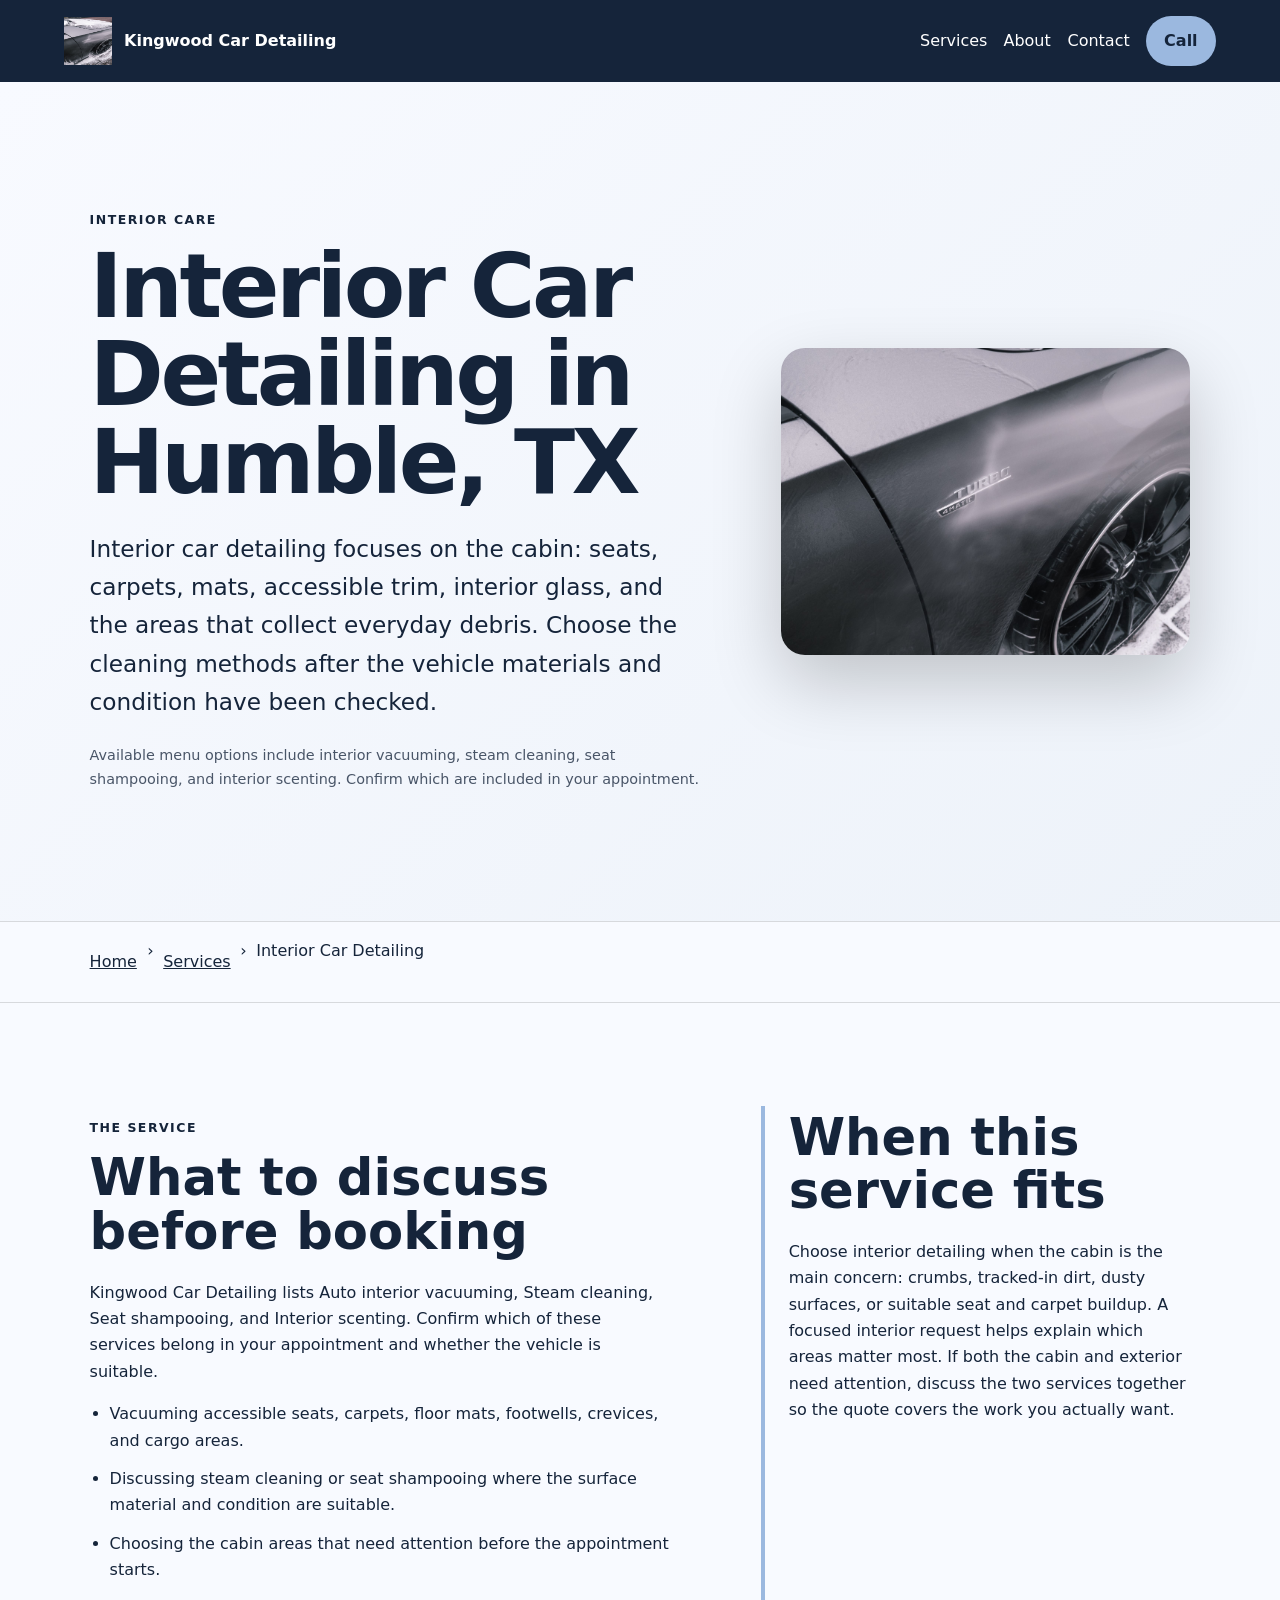
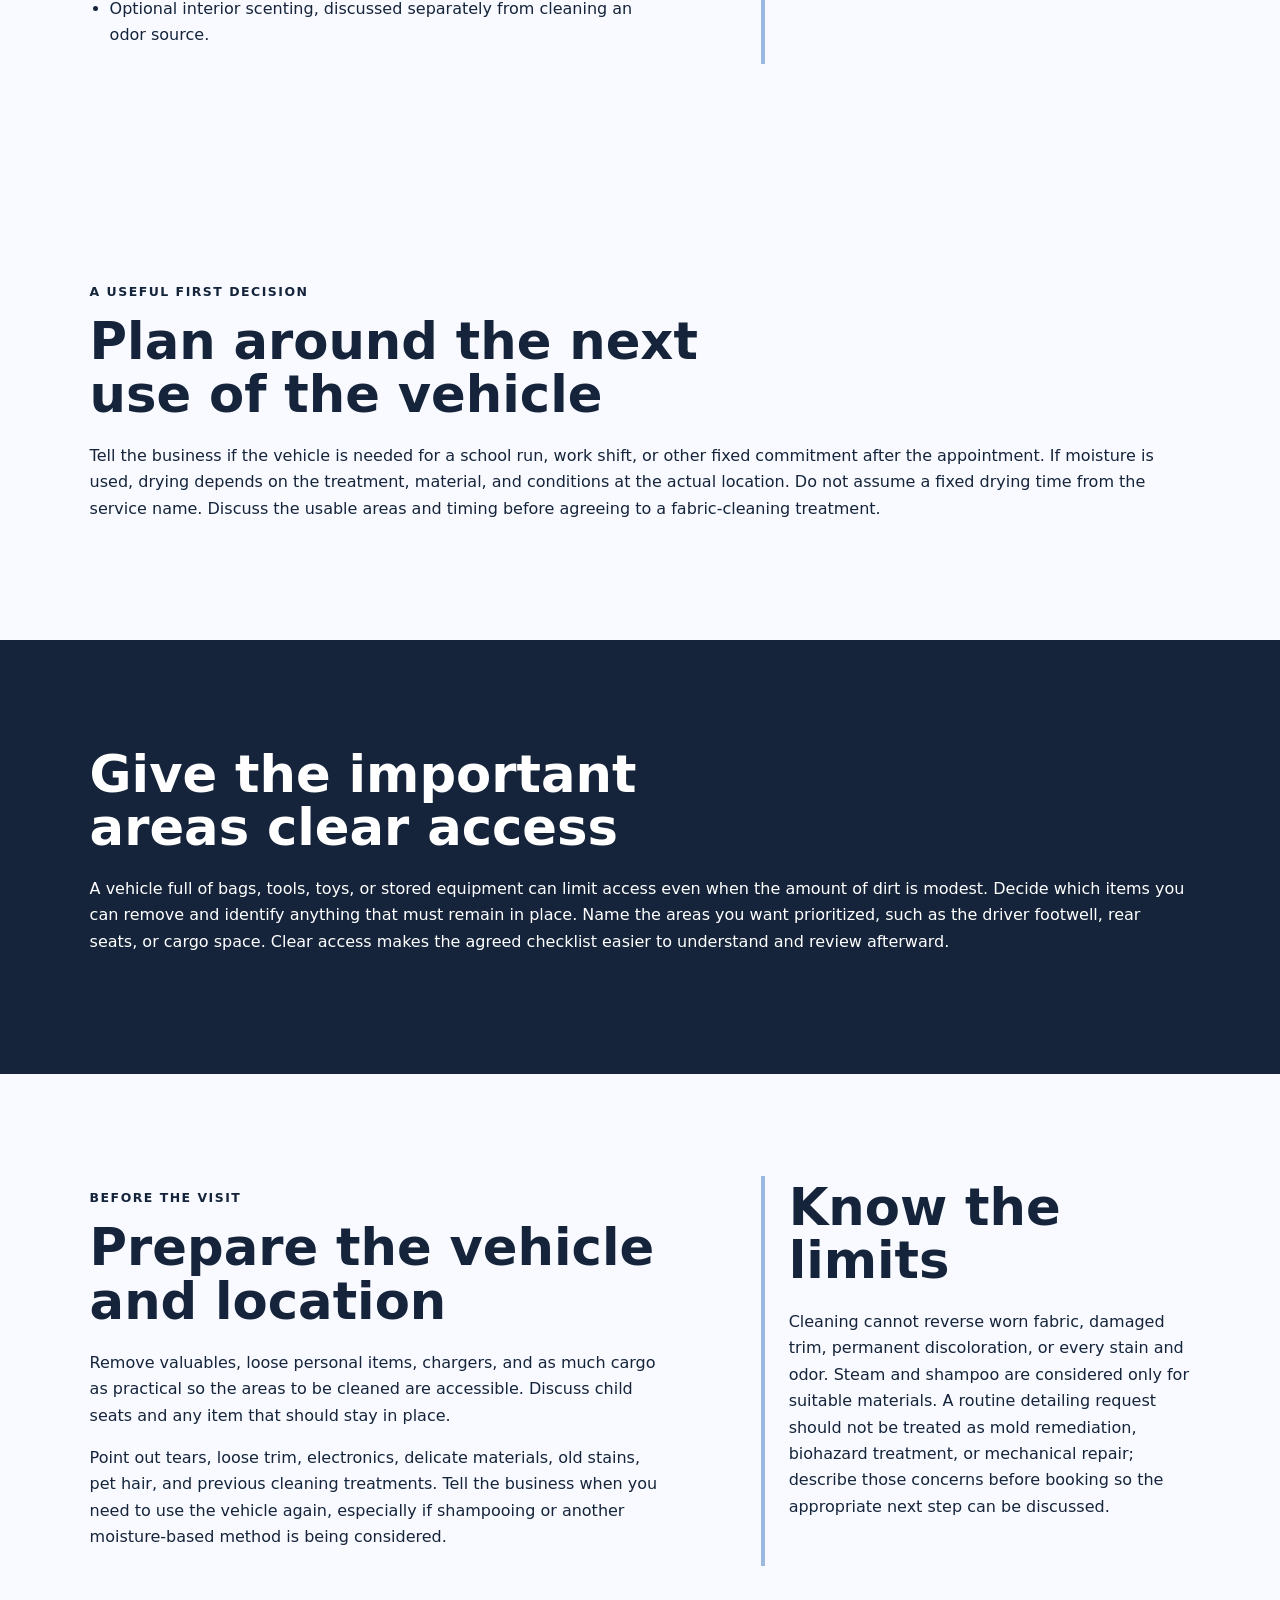
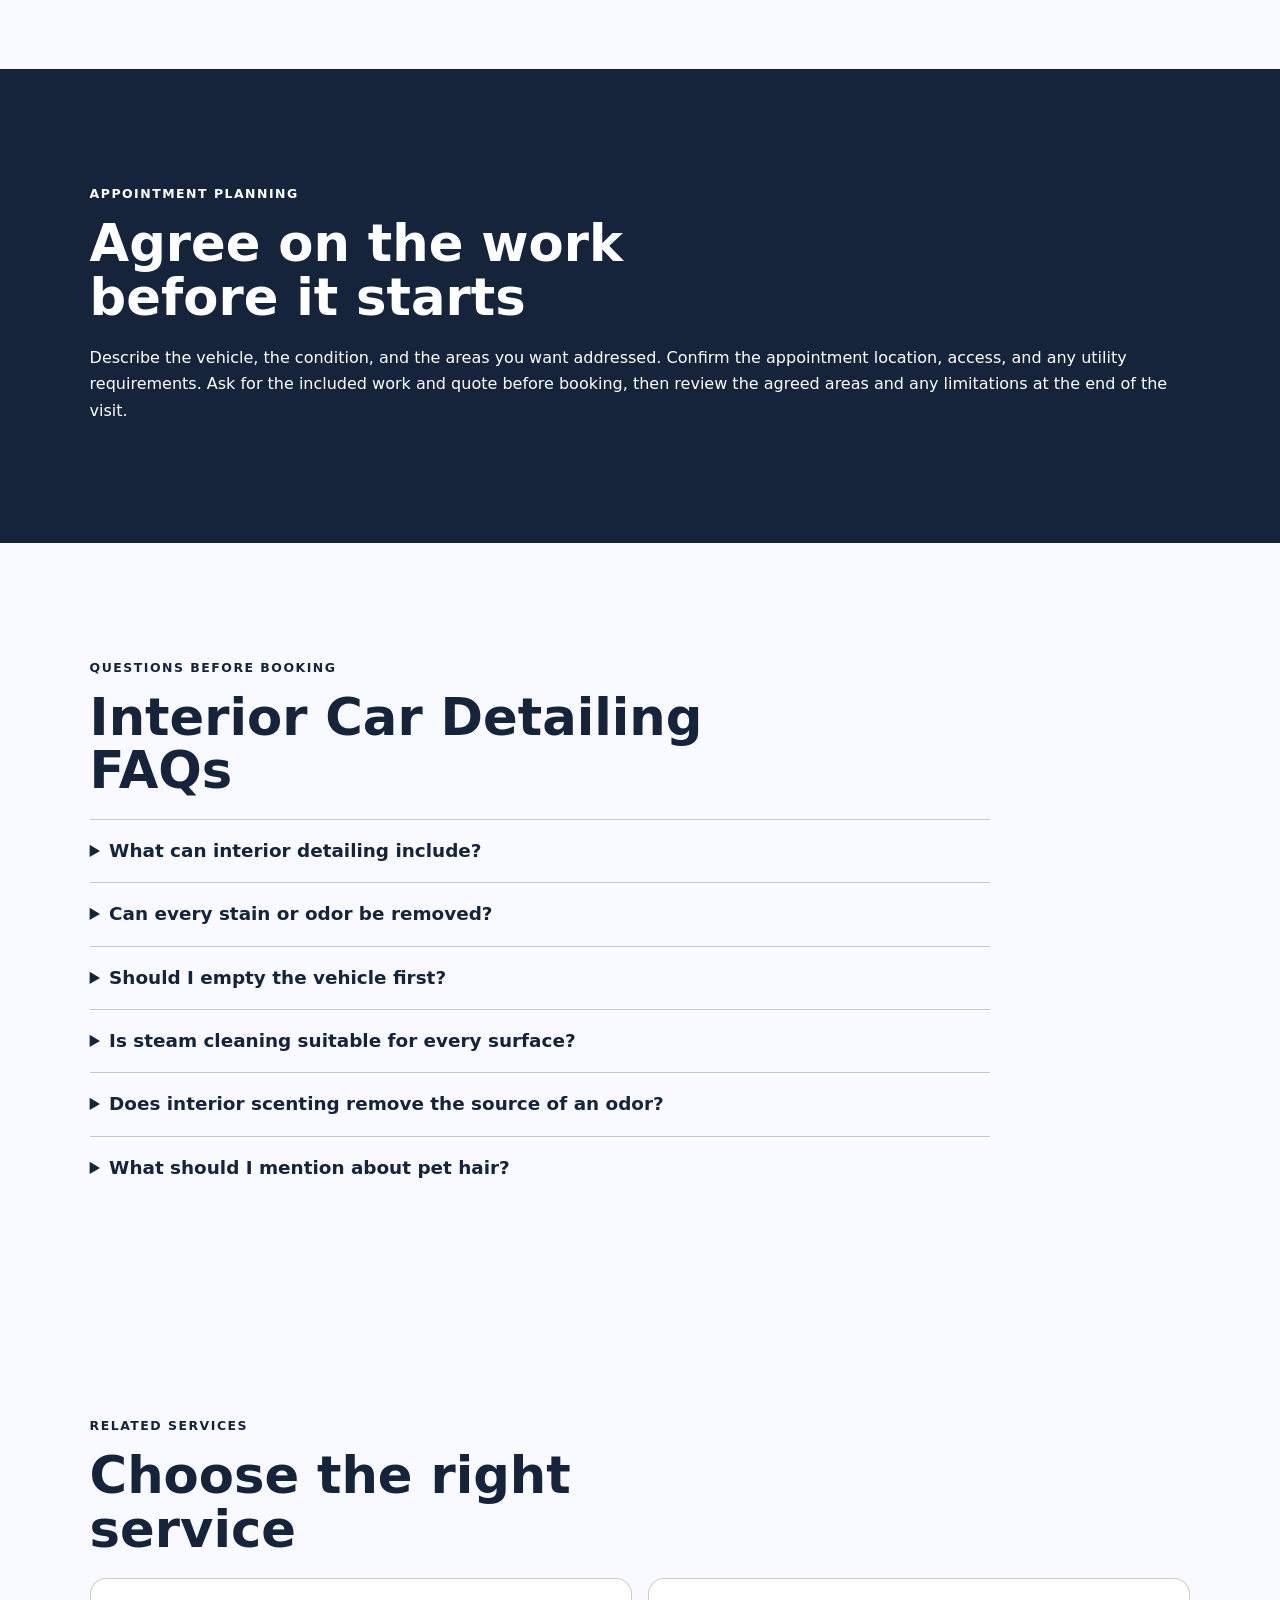
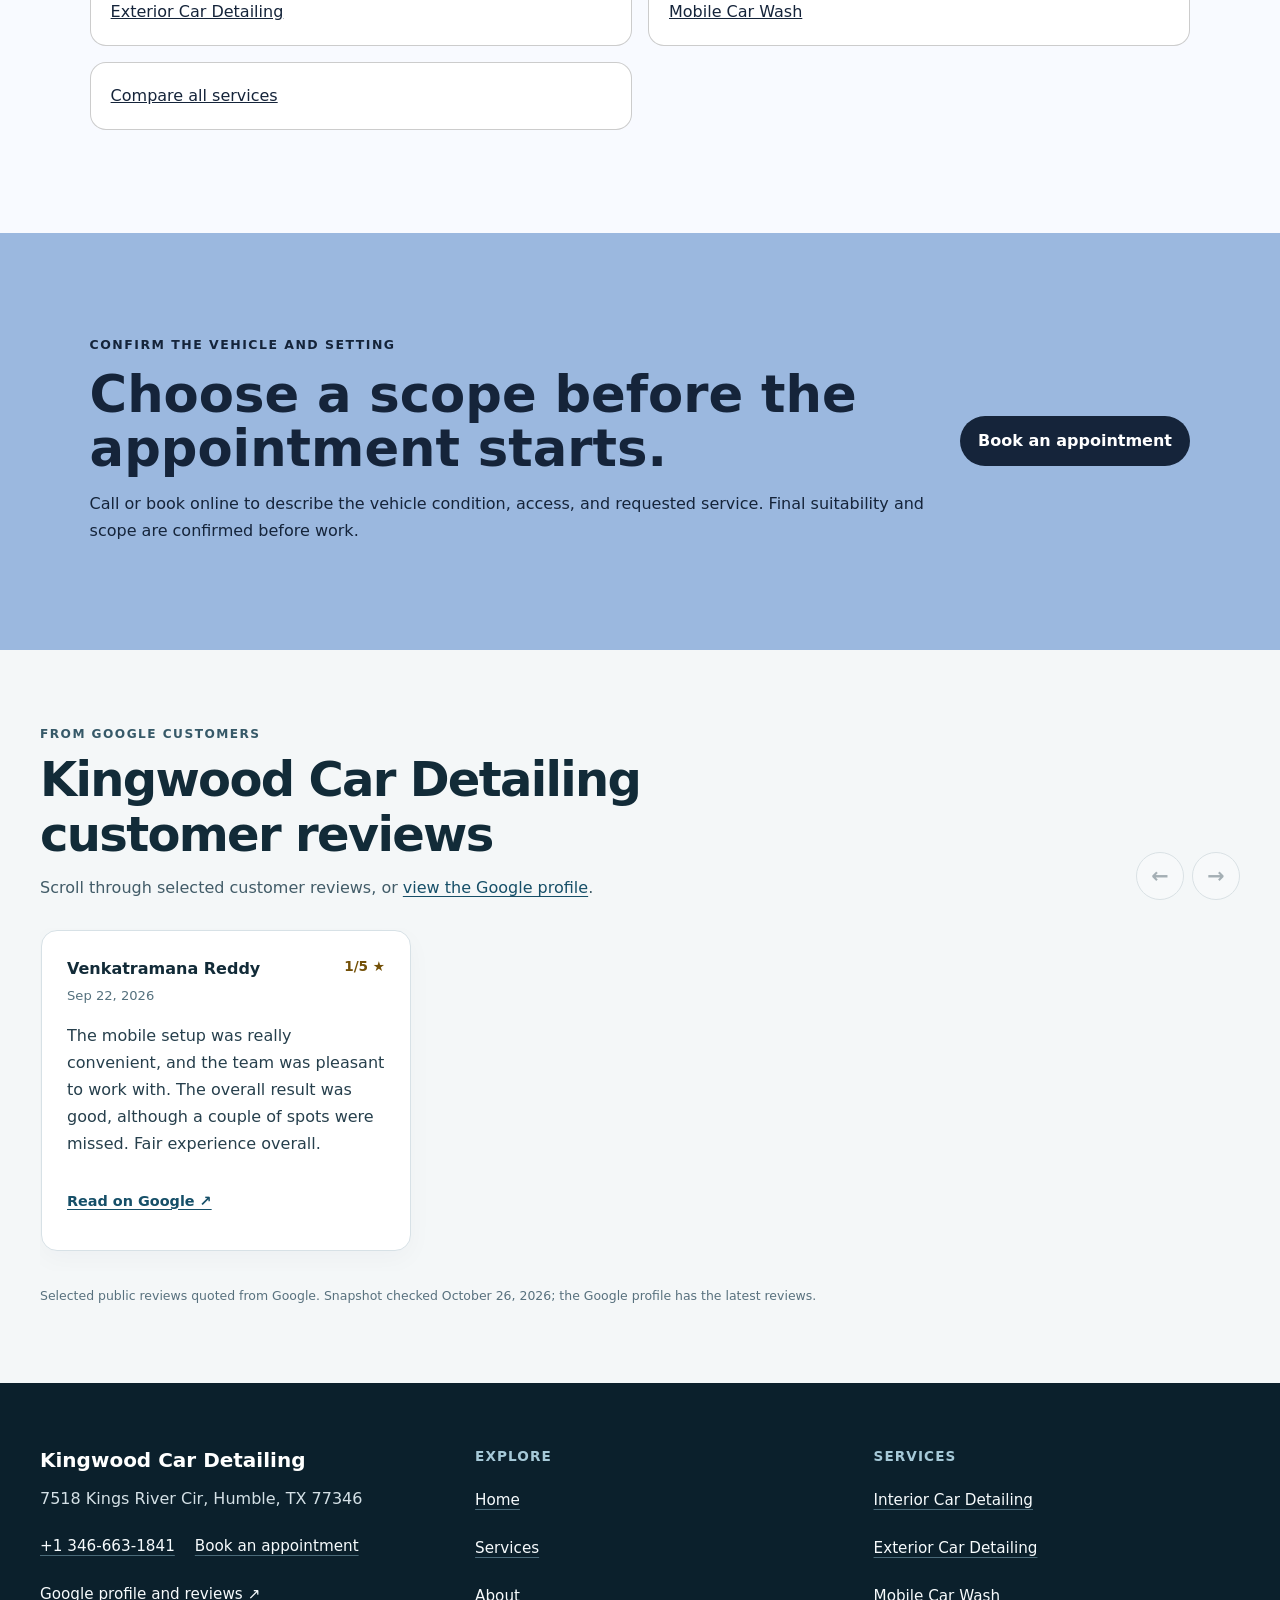
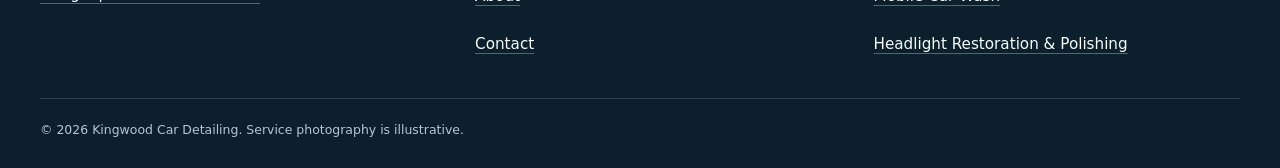
<file: services/interior-car-detailing/index.html>
<!doctype html>
<html lang="en"><head>
  <meta charset="utf-8"><meta name="viewport" content="width=device-width,initial-scale=1">
  <title>Interior Car Detailing in Humble, TX | Kingwood Car Detailing</title>
  <meta name="description" content="Plan interior car detailing with Kingwood Car Detailing in Humble: documented scope, vehicle preparation, access checks, and limitations.">
  <meta name="robots" content="index, follow, max-image-preview:large, max-snippet:-1">
  <link rel="canonical" href="https://kingwoodcardetailing.shop/services/interior-car-detailing/">
  <meta property="og:type" content="website"><meta property="og:title" content="Interior Car Detailing in Humble, TX | Kingwood Car Detailing">
  <meta property="og:description" content="Plan interior car detailing with Kingwood Car Detailing in Humble: documented scope, vehicle preparation, access checks, and limitations."><meta property="og:url" content="https://kingwoodcardetailing.shop/services/interior-car-detailing/">
  <meta property="og:image" content="https://kingwoodcardetailing.shop/assets/hero-route.jpg"><meta name="twitter:card" content="summary_large_image">
  <link rel="icon" href="/assets/favicon.svg"><link rel="stylesheet" href="/seo-pages.css"><script type="application/ld+json">{
  "@context": "https://schema.org",
  "@graph": [
    {
      "@type": "BreadcrumbList",
      "@id": "https://kingwoodcardetailing.shop/services/interior-car-detailing/#breadcrumb",
      "itemListElement": [
        {
          "@type": "ListItem",
          "position": 1,
          "name": "Home",
          "item": "https://kingwoodcardetailing.shop/"
        },
        {
          "@type": "ListItem",
          "position": 2,
          "name": "Services",
          "item": "https://kingwoodcardetailing.shop/services/"
        },
        {
          "@type": "ListItem",
          "position": 3,
          "name": "Interior Car Detailing",
          "item": "https://kingwoodcardetailing.shop/services/interior-car-detailing/"
        }
      ]
    },
    {
      "@type": "WebPage",
      "@id": "https://kingwoodcardetailing.shop/services/interior-car-detailing/#webpage",
      "url": "https://kingwoodcardetailing.shop/services/interior-car-detailing/",
      "name": "Interior Car Detailing in Humble, TX | Kingwood Car Detailing",
      "description": "Plan interior car detailing with Kingwood Car Detailing in Humble: documented scope, vehicle preparation, access checks, and limitations.",
      "breadcrumb": {
        "@id": "https://kingwoodcardetailing.shop/services/interior-car-detailing/#breadcrumb"
      },
      "isPartOf": {
        "@id": "https://kingwoodcardetailing.shop/#website"
      },
      "about": {
        "@id": "https://kingwoodcardetailing.shop/#business"
      }
    },
    {
      "@type": "Service",
      "@id": "https://kingwoodcardetailing.shop/services/interior-car-detailing/#service",
      "name": "Interior Car Detailing",
      "serviceType": "interior car detailing",
      "url": "https://kingwoodcardetailing.shop/services/interior-car-detailing/",
      "description": "Interior car detailing focuses on the cabin: visible debris, carpets, floor mats, seats, footwells, crevices, cargo areas, and suitable high-use surfaces.",
      "provider": {
        "@id": "https://kingwoodcardetailing.shop/#business"
      },
      "areaServed": {
        "@type": "City",
        "name": "Humble"
      }
    },
    {
      "@type": "ImageObject",
      "@id": "https://kingwoodcardetailing.shop/services/interior-car-detailing/#primaryimage",
      "contentUrl": "https://kingwoodcardetailing.shop/assets/hero-route.jpg",
      "caption": "Illustrative detailing artwork for Kingwood Car Detailing",
      "representativeOfPage": true
    }
  ]
}</script>
<link rel="stylesheet" href="/portfolio-components.css">
</head><body style="--pilot-accent:#9bb8df;--pilot-dark:#15243a;--pilot-paper:#f8faff">
<a class="skip-link" href="#content">Skip to content</a>
<header class="pilot-header"><a class="pilot-brand" href="/"><img src="/assets/hero-route.jpg" width="48" height="48" alt=""><span>Kingwood Car Detailing</span></a>
<nav aria-label="Primary navigation"><a href="/services/">Services</a><a href="/about/">About</a><a href="/contact/">Contact</a><a class="pilot-call" href="tel:+13466631841">Call</a></nav></header>
<main id="content"><section class="pilot-hero"><div><p class="eyebrow">Interior care</p><h1>Interior Car Detailing in Humble, TX</h1><p class="pilot-answer">Interior car detailing focuses on the cabin: seats, carpets, mats, accessible trim, interior glass, and the areas that collect everyday debris. Choose the cleaning methods after the vehicle materials and condition have been checked.</p><p class="pilot-proof">Available menu options include interior vacuuming, steam cleaning, seat shampooing, and interior scenting. Confirm which are included in your appointment.</p></div><img alt="Illustrative detailing artwork for Kingwood Car Detailing" fetchpriority="high" height="720" src="/assets/hero-route.jpg" width="960"/></section>
<nav aria-label="Breadcrumb" class="breadcrumbs"><a href="/">Home</a><span>›</span><a href="/services/">Services</a><span>›</span><span>Interior Car Detailing</span></nav>
<section class="pilot-section pilot-grid"><div><p class="eyebrow">The service</p><h2>What to discuss before booking</h2><p>Kingwood Car Detailing lists Auto interior vacuuming, Steam cleaning, Seat shampooing, and Interior scenting. Confirm which of these services belong in your appointment and whether the vehicle is suitable.</p><ul class="checklist"><li>Vacuuming accessible seats, carpets, floor mats, footwells, crevices, and cargo areas.</li><li>Discussing steam cleaning or seat shampooing where the surface material and condition are suitable.</li><li>Choosing the cabin areas that need attention before the appointment starts.</li><li>Optional interior scenting, discussed separately from cleaning an odor source.</li></ul></div><aside><h2>When this service fits</h2><p>Choose interior detailing when the cabin is the main concern: crumbs, tracked-in dirt, dusty surfaces, or suitable seat and carpet buildup. A focused interior request helps explain which areas matter most. If both the cabin and exterior need attention, discuss the two services together so the quote covers the work you actually want.</p></aside></section>
<section class="pilot-section"><p class="eyebrow">A useful first decision</p><h2>Plan around the next use of the vehicle</h2><p>Tell the business if the vehicle is needed for a school run, work shift, or other fixed commitment after the appointment. If moisture is used, drying depends on the treatment, material, and conditions at the actual location. Do not assume a fixed drying time from the service name. Discuss the usable areas and timing before agreeing to a fabric-cleaning treatment.</p></section><section class="pilot-section tone"><h2>Give the important areas clear access</h2><p>A vehicle full of bags, tools, toys, or stored equipment can limit access even when the amount of dirt is modest. Decide which items you can remove and identify anything that must remain in place. Name the areas you want prioritized, such as the driver footwell, rear seats, or cargo space. Clear access makes the agreed checklist easier to understand and review afterward.</p></section>
<section class="pilot-section pilot-grid"><div><p class="eyebrow">Before the visit</p><h2>Prepare the vehicle and location</h2><p>Remove valuables, loose personal items, chargers, and as much cargo as practical so the areas to be cleaned are accessible. Discuss child seats and any item that should stay in place.</p><p>Point out tears, loose trim, electronics, delicate materials, old stains, pet hair, and previous cleaning treatments. Tell the business when you need to use the vehicle again, especially if shampooing or another moisture-based method is being considered.</p></div><aside><h2>Know the limits</h2><p>Cleaning cannot reverse worn fabric, damaged trim, permanent discoloration, or every stain and odor. Steam and shampoo are considered only for suitable materials. A routine detailing request should not be treated as mold remediation, biohazard treatment, or mechanical repair; describe those concerns before booking so the appropriate next step can be discussed.</p></aside></section>
<section class="pilot-section tone"><p class="eyebrow">Appointment planning</p><h2>Agree on the work before it starts</h2><p>Describe the vehicle, the condition, and the areas you want addressed. Confirm the appointment location, access, and any utility requirements. Ask for the included work and quote before booking, then review the agreed areas and any limitations at the end of the visit.</p></section>
<section class="pilot-section"><p class="eyebrow">Questions before booking</p><h2>Interior Car Detailing FAQs</h2><div class="faq-list"><details><summary>What can interior detailing include?</summary><p>The menu includes interior vacuuming, steam cleaning, seat shampooing, and interior scenting. The exact combination depends on the vehicle, the material, and the scope agreed before the visit; each method is not automatically included in every request.</p></details><details><summary>Can every stain or odor be removed?</summary><p>No result should be promised without assessing the material and cause. Old stains, prior treatments, permanent discoloration, and an inaccessible odor source can limit what cleaning achieves.</p></details><details><summary>Should I empty the vehicle first?</summary><p>Remove valuables and as many loose belongings as practical. Discuss child seats, cargo, and items that need to stay in place so access and priorities are clear.</p></details><details><summary>Is steam cleaning suitable for every surface?</summary><p>No. Steam is considered only for suitable materials and conditions. Tell the business about electronics, delicate trim, existing damage, and previous treatments before a method is agreed.</p></details><details><summary>Does interior scenting remove the source of an odor?</summary><p>A fragrance can change how the cabin smells, but it is not evidence that the source was removed. Describe the odor and its history so cleaning and any limits can be discussed first.</p></details><details><summary>What should I mention about pet hair?</summary><p>Describe how much hair is present, which areas are affected, and the seat or carpet material. Embedded hair can change the effort required, so discuss it before the scope and quote are confirmed.</p></details></div></section>
<section class="pilot-section related"><p class="eyebrow">Related services</p><h2>Choose the right service</h2><div class="related-links"><a href="/services/exterior-car-detailing/">Exterior Car Detailing</a><a href="/services/mobile-car-wash/">Mobile Car Wash</a><a href="/services/">Compare all services</a></div></section>
<section class="pilot-cta"><div><p class="eyebrow">Confirm the vehicle and setting</p><h2>Choose a scope before the appointment starts.</h2><p>Call or book online to describe the vehicle condition, access, and requested service. Final suitability and scope are confirmed before work.</p></div><a class="pilot-button" href="/scheduling">Book an appointment</a></section>
<!-- PORTFOLIO-REVIEWS:START --><section class="portfolio-reviews" aria-labelledby="portfolio-reviews-title"><div class="portfolio-reviews__heading"><div><p class="portfolio-reviews__kicker">From Google customers</p><h2 id="portfolio-reviews-title">Kingwood Car Detailing customer reviews</h2><p class="portfolio-reviews__intro">Scroll through selected customer reviews, or <a href="https://www.google.com/maps?cid=2976044469024476765" target="_blank" rel="noopener noreferrer">view the Google profile</a>.</p></div><div class="portfolio-reviews__controls"><button type="button" data-reviews-prev aria-label="Previous reviews">←</button><button type="button" data-reviews-next aria-label="Next reviews">→</button></div></div><div class="portfolio-reviews__track" role="region" aria-label="Scrollable customer reviews" tabindex="0"><article class="portfolio-review"><div class="portfolio-review__meta"><div><span class="portfolio-review__author">Venkatramana Reddy</span><time datetime="2026-09-22">Sep 22, 2026</time></div><span class="portfolio-review__rating" aria-label="1 out of 5 stars">1/5 ★</span></div><blockquote><p>The mobile setup was really convenient, and the team was pleasant to work with. The overall result was good, although a couple of spots were missed. Fair experience overall.</p></blockquote><a class="portfolio-review__source" href="https://www.google.com/maps/reviews/data=!4m8!14m7!1m6!2m5!1sCi9DQUlRQUNvZENodHljRjlvT2xWbWRWRkVWVFZtVEdSWE5IUkZjWFZHUnpsNGVXYxAB!2m1!1s0x0:0x294d08ad43f84e5d!3m1!1s2@1:CAIQACodChtycF9oOlVmdVFEVTVmTGRXNHRFcXVGRzl4eWc%7C%7C?hl=en-US" target="_blank" rel="noopener noreferrer">Read on Google ↗</a></article></div><p class="portfolio-reviews__note">Selected public reviews quoted from Google. Snapshot checked <time datetime="2026-10-26">October 26, 2026</time>; the Google profile has the latest reviews.</p></section><!-- PORTFOLIO-REVIEWS:END -->
</main><footer class="portfolio-footer"><div class="portfolio-footer__grid"><div><strong class="portfolio-footer__name">Kingwood Car Detailing</strong><address>7518 Kings River Cir, Humble, TX 77346</address><div class="portfolio-footer__contact"><a href="tel:+13466631841">+1 346-663-1841</a><a href="/scheduling">Book an appointment</a></div><a href="https://www.google.com/maps?cid=2976044469024476765" target="_blank" rel="noopener noreferrer">Google profile and reviews ↗</a></div><div><h2>Explore</h2><nav aria-label="Footer navigation"><a href="/">Home</a><a href="/services/">Services</a><a href="/about/">About</a><a href="/contact/">Contact</a></nav></div><div><h2>Services</h2><nav aria-label="Service pages"><a href="/services/interior-car-detailing/">Interior Car Detailing</a><a href="/services/exterior-car-detailing/">Exterior Car Detailing</a><a href="/services/mobile-car-wash/">Mobile Car Wash</a><a href="/services/headlight-restoration/">Headlight Restoration &amp; Polishing</a></nav></div></div><p class="portfolio-footer__bottom">© <span id="year">2026</span> Kingwood Car Detailing. Service photography is illustrative.</p></footer>
<script src="/portfolio-components.js" defer></script>
</body></html>
</file>
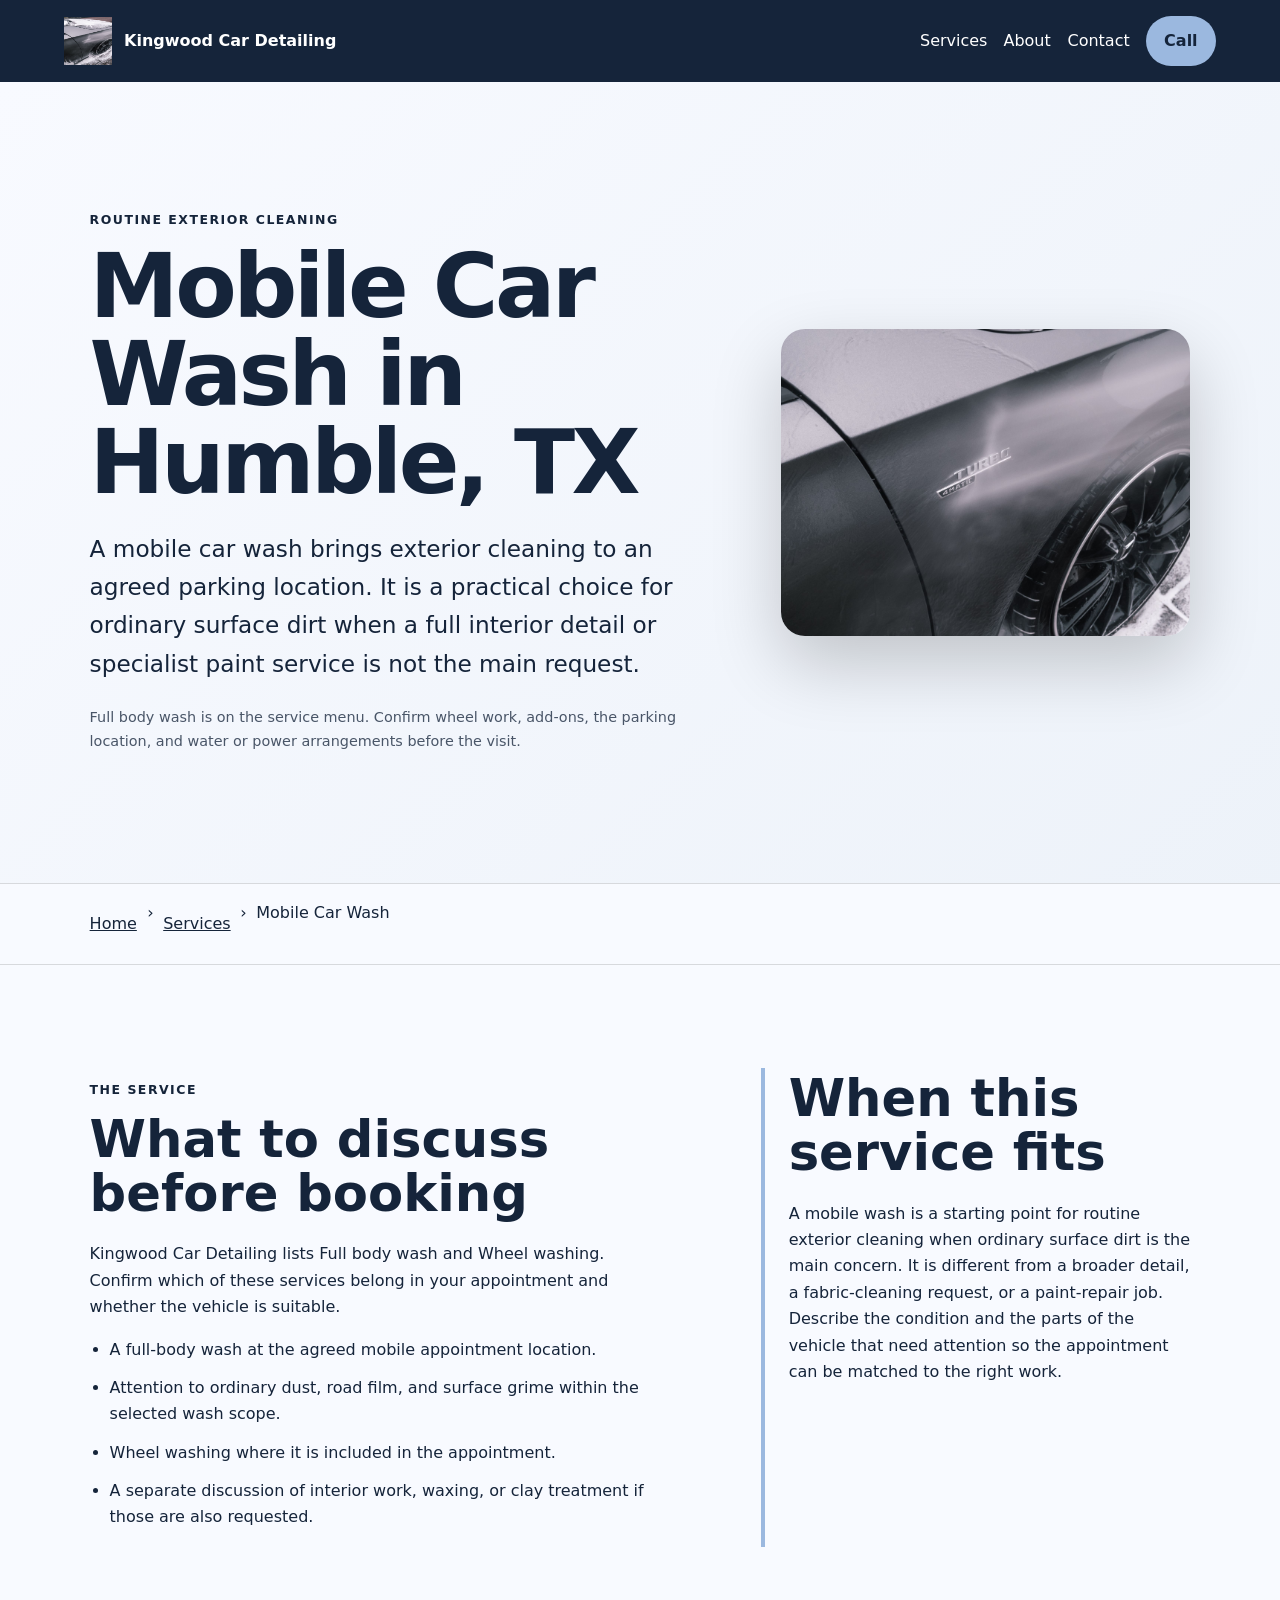
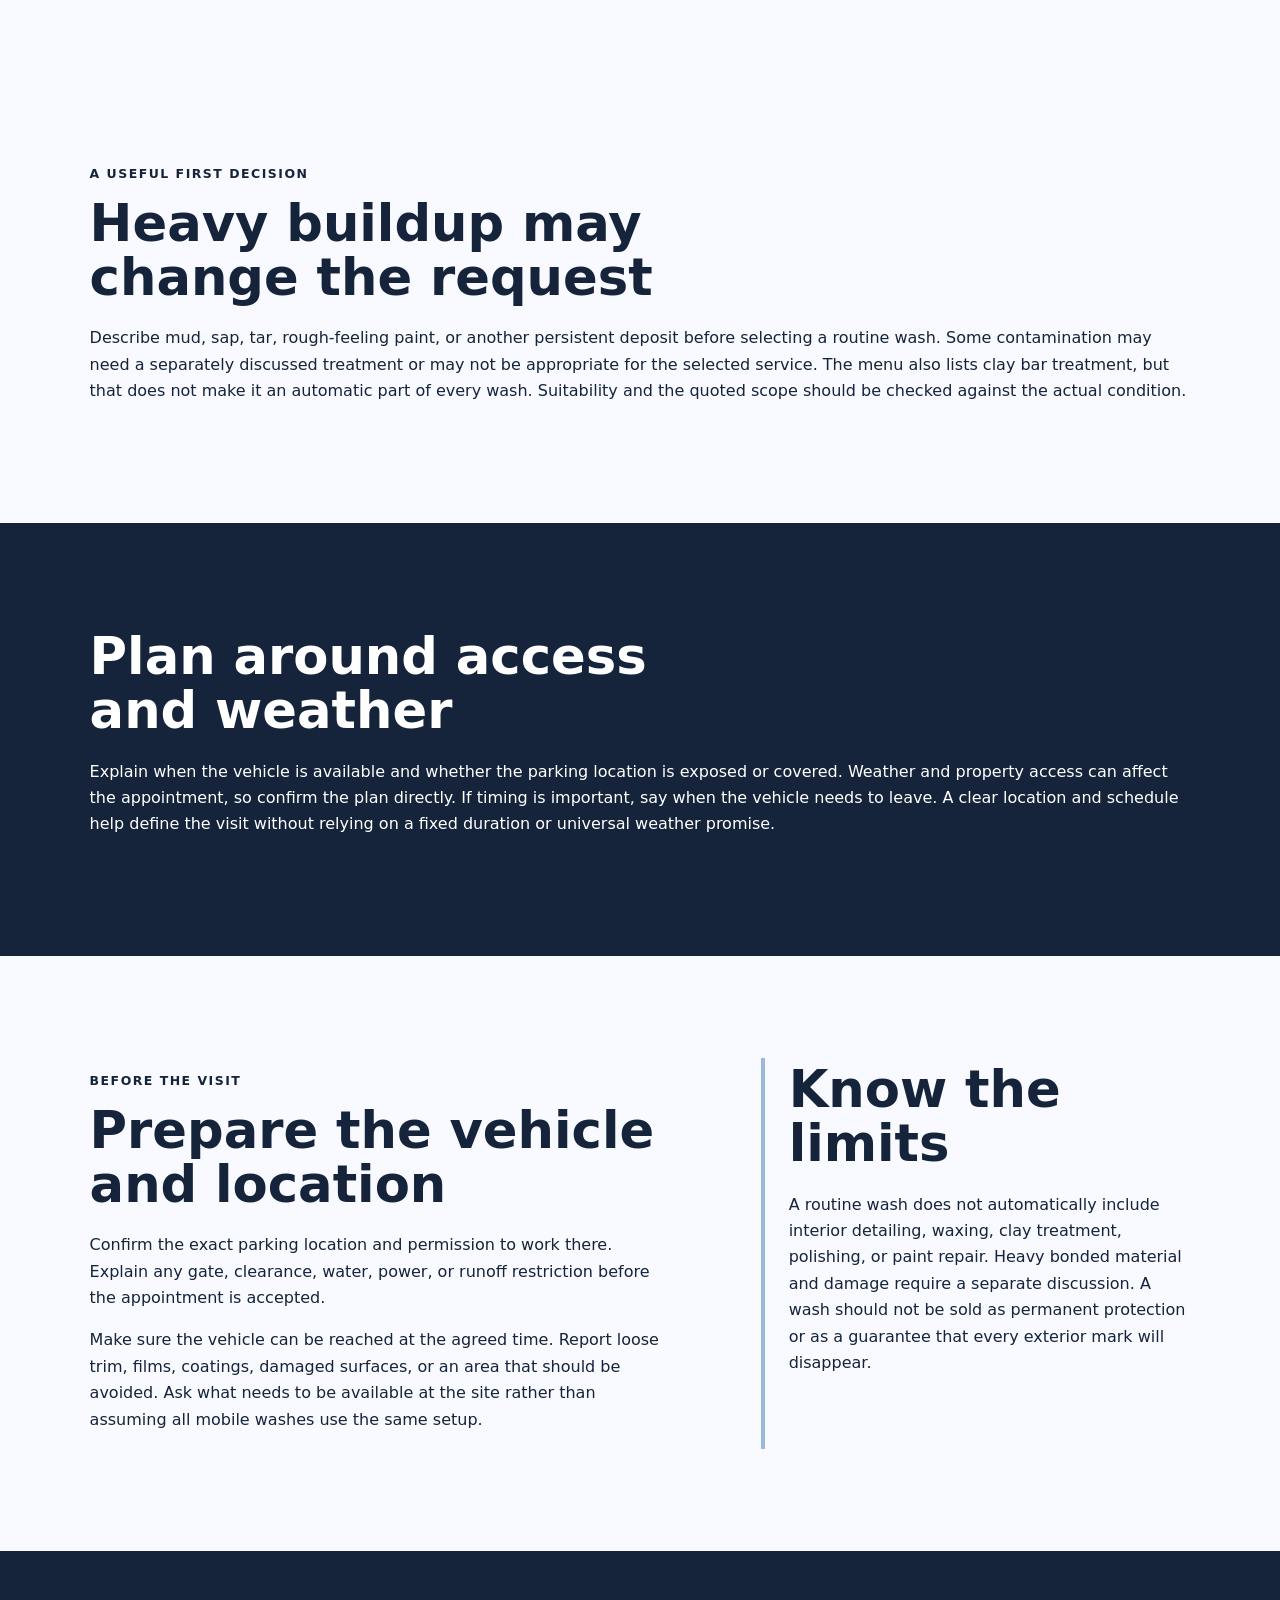
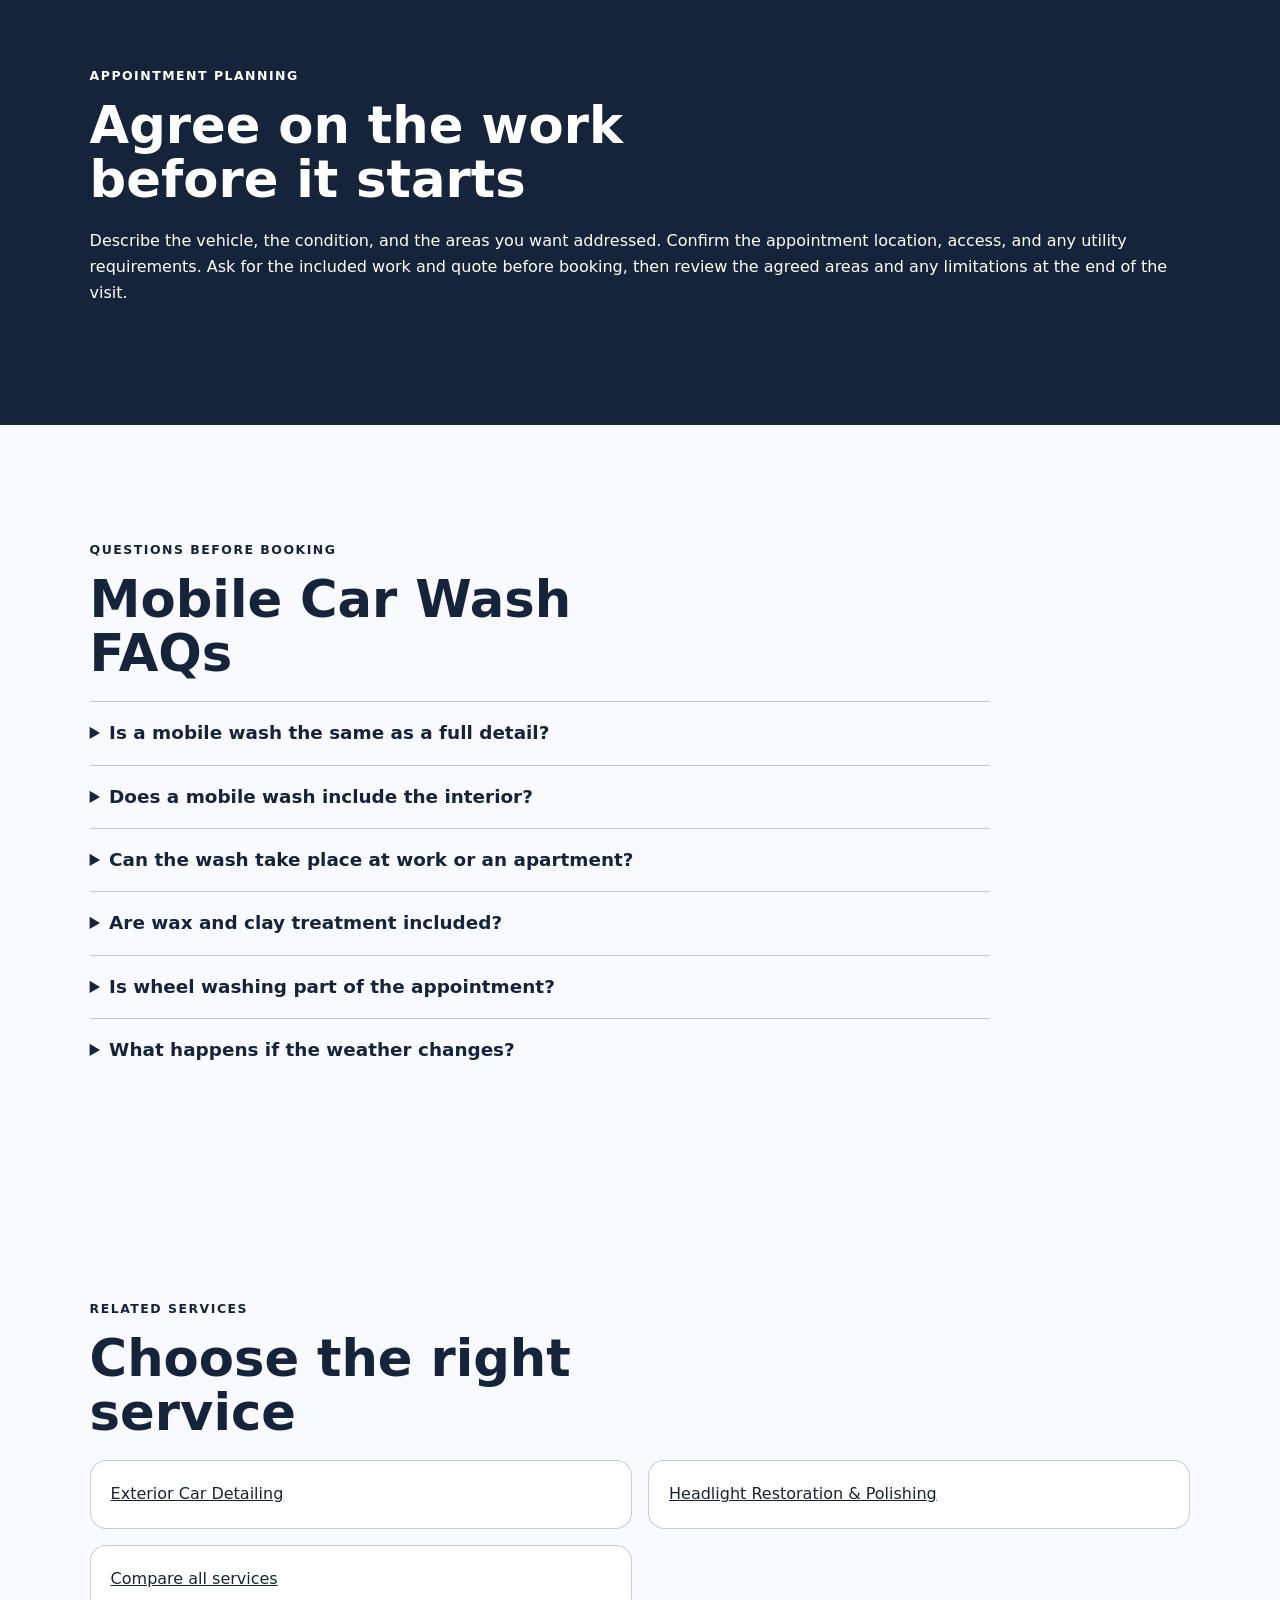
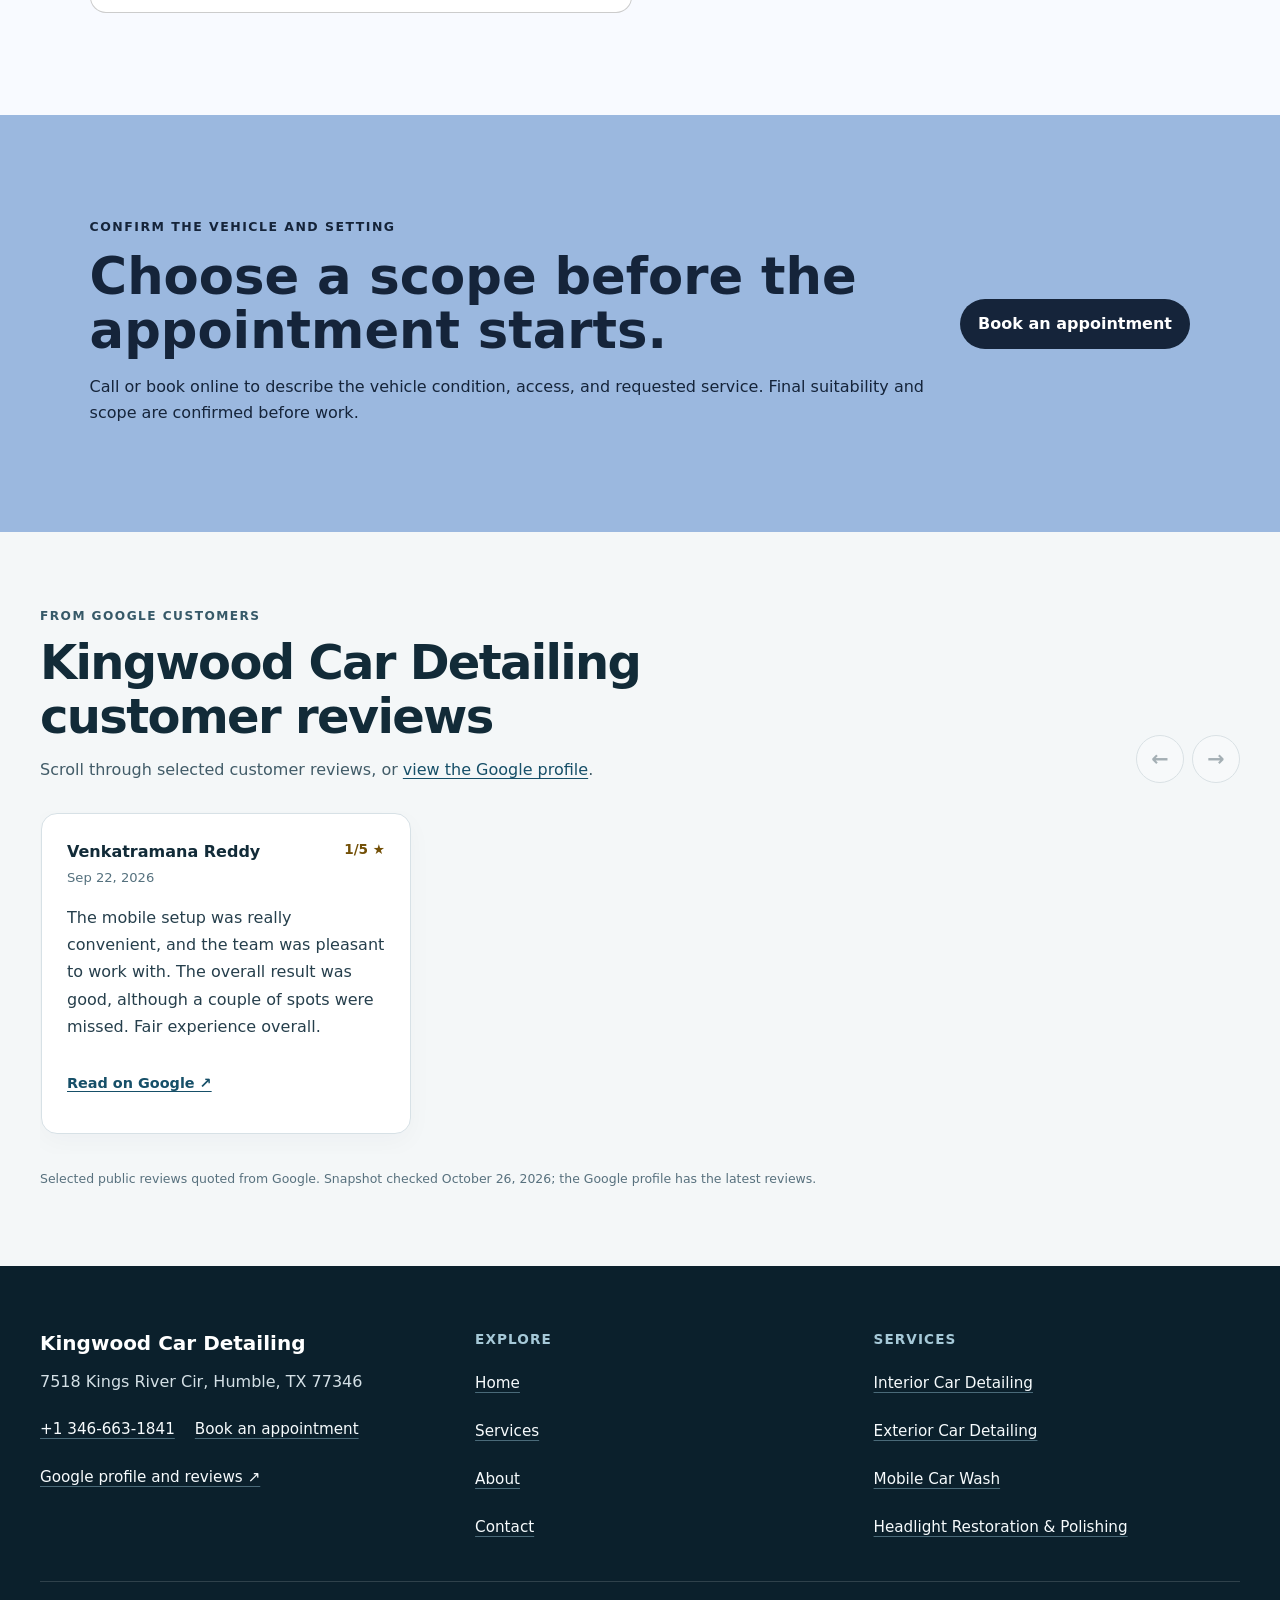
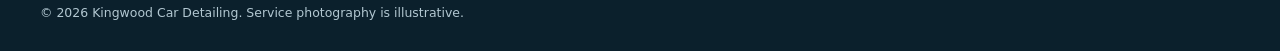
<file: services/mobile-car-wash/index.html>
<!doctype html>
<html lang="en"><head>
  <meta charset="utf-8"><meta name="viewport" content="width=device-width,initial-scale=1">
  <title>Mobile Car Wash in Humble, TX | Kingwood Car Detailing</title>
  <meta name="description" content="Plan mobile car wash with Kingwood Car Detailing in Humble: documented scope, vehicle preparation, access checks, and limitations.">
  <meta name="robots" content="index, follow, max-image-preview:large, max-snippet:-1">
  <link rel="canonical" href="https://kingwoodcardetailing.shop/services/mobile-car-wash/">
  <meta property="og:type" content="website"><meta property="og:title" content="Mobile Car Wash in Humble, TX | Kingwood Car Detailing">
  <meta property="og:description" content="Plan mobile car wash with Kingwood Car Detailing in Humble: documented scope, vehicle preparation, access checks, and limitations."><meta property="og:url" content="https://kingwoodcardetailing.shop/services/mobile-car-wash/">
  <meta property="og:image" content="https://kingwoodcardetailing.shop/assets/hero-route.jpg"><meta name="twitter:card" content="summary_large_image">
  <link rel="icon" href="/assets/favicon.svg"><link rel="stylesheet" href="/seo-pages.css"><script type="application/ld+json">{
  "@context": "https://schema.org",
  "@graph": [
    {
      "@type": "BreadcrumbList",
      "@id": "https://kingwoodcardetailing.shop/services/mobile-car-wash/#breadcrumb",
      "itemListElement": [
        {
          "@type": "ListItem",
          "position": 1,
          "name": "Home",
          "item": "https://kingwoodcardetailing.shop/"
        },
        {
          "@type": "ListItem",
          "position": 2,
          "name": "Services",
          "item": "https://kingwoodcardetailing.shop/services/"
        },
        {
          "@type": "ListItem",
          "position": 3,
          "name": "Mobile Car Wash",
          "item": "https://kingwoodcardetailing.shop/services/mobile-car-wash/"
        }
      ]
    },
    {
      "@type": "WebPage",
      "@id": "https://kingwoodcardetailing.shop/services/mobile-car-wash/#webpage",
      "url": "https://kingwoodcardetailing.shop/services/mobile-car-wash/",
      "name": "Mobile Car Wash in Humble, TX | Kingwood Car Detailing",
      "description": "Plan mobile car wash with Kingwood Car Detailing in Humble: documented scope, vehicle preparation, access checks, and limitations.",
      "breadcrumb": {
        "@id": "https://kingwoodcardetailing.shop/services/mobile-car-wash/#breadcrumb"
      },
      "isPartOf": {
        "@id": "https://kingwoodcardetailing.shop/#website"
      },
      "about": {
        "@id": "https://kingwoodcardetailing.shop/#business"
      }
    },
    {
      "@type": "Service",
      "@id": "https://kingwoodcardetailing.shop/services/mobile-car-wash/#service",
      "name": "Mobile Car Wash",
      "serviceType": "mobile car wash",
      "url": "https://kingwoodcardetailing.shop/services/mobile-car-wash/",
      "description": "A mobile car wash is the routine-cleaning option in the documented menu: a full-body wash brought to the agreed location, with wheel washing available when it is included in the appointment.",
      "provider": {
        "@id": "https://kingwoodcardetailing.shop/#business"
      },
      "areaServed": {
        "@type": "City",
        "name": "Humble"
      }
    },
    {
      "@type": "ImageObject",
      "@id": "https://kingwoodcardetailing.shop/services/mobile-car-wash/#primaryimage",
      "contentUrl": "https://kingwoodcardetailing.shop/assets/hero-route.jpg",
      "caption": "Illustrative detailing artwork for Kingwood Car Detailing",
      "representativeOfPage": true
    }
  ]
}</script>
<link rel="stylesheet" href="/portfolio-components.css">
</head><body style="--pilot-accent:#9bb8df;--pilot-dark:#15243a;--pilot-paper:#f8faff">
<a class="skip-link" href="#content">Skip to content</a>
<header class="pilot-header"><a class="pilot-brand" href="/"><img src="/assets/hero-route.jpg" width="48" height="48" alt=""><span>Kingwood Car Detailing</span></a>
<nav aria-label="Primary navigation"><a href="/services/">Services</a><a href="/about/">About</a><a href="/contact/">Contact</a><a class="pilot-call" href="tel:+13466631841">Call</a></nav></header>
<main id="content"><section class="pilot-hero"><div><p class="eyebrow">Routine exterior cleaning</p><h1>Mobile Car Wash in Humble, TX</h1><p class="pilot-answer">A mobile car wash brings exterior cleaning to an agreed parking location. It is a practical choice for ordinary surface dirt when a full interior detail or specialist paint service is not the main request.</p><p class="pilot-proof">Full body wash is on the service menu. Confirm wheel work, add-ons, the parking location, and water or power arrangements before the visit.</p></div><img alt="Illustrative detailing artwork for Kingwood Car Detailing" fetchpriority="high" height="720" src="/assets/hero-route.jpg" width="960"/></section>
<nav aria-label="Breadcrumb" class="breadcrumbs"><a href="/">Home</a><span>›</span><a href="/services/">Services</a><span>›</span><span>Mobile Car Wash</span></nav>
<section class="pilot-section pilot-grid"><div><p class="eyebrow">The service</p><h2>What to discuss before booking</h2><p>Kingwood Car Detailing lists Full body wash and Wheel washing. Confirm which of these services belong in your appointment and whether the vehicle is suitable.</p><ul class="checklist"><li>A full-body wash at the agreed mobile appointment location.</li><li>Attention to ordinary dust, road film, and surface grime within the selected wash scope.</li><li>Wheel washing where it is included in the appointment.</li><li>A separate discussion of interior work, waxing, or clay treatment if those are also requested.</li></ul></div><aside><h2>When this service fits</h2><p>A mobile wash is a starting point for routine exterior cleaning when ordinary surface dirt is the main concern. It is different from a broader detail, a fabric-cleaning request, or a paint-repair job. Describe the condition and the parts of the vehicle that need attention so the appointment can be matched to the right work.</p></aside></section>
<section class="pilot-section"><p class="eyebrow">A useful first decision</p><h2>Heavy buildup may change the request</h2><p>Describe mud, sap, tar, rough-feeling paint, or another persistent deposit before selecting a routine wash. Some contamination may need a separately discussed treatment or may not be appropriate for the selected service. The menu also lists clay bar treatment, but that does not make it an automatic part of every wash. Suitability and the quoted scope should be checked against the actual condition.</p></section><section class="pilot-section tone"><h2>Plan around access and weather</h2><p>Explain when the vehicle is available and whether the parking location is exposed or covered. Weather and property access can affect the appointment, so confirm the plan directly. If timing is important, say when the vehicle needs to leave. A clear location and schedule help define the visit without relying on a fixed duration or universal weather promise.</p></section>
<section class="pilot-section pilot-grid"><div><p class="eyebrow">Before the visit</p><h2>Prepare the vehicle and location</h2><p>Confirm the exact parking location and permission to work there. Explain any gate, clearance, water, power, or runoff restriction before the appointment is accepted.</p><p>Make sure the vehicle can be reached at the agreed time. Report loose trim, films, coatings, damaged surfaces, or an area that should be avoided. Ask what needs to be available at the site rather than assuming all mobile washes use the same setup.</p></div><aside><h2>Know the limits</h2><p>A routine wash does not automatically include interior detailing, waxing, clay treatment, polishing, or paint repair. Heavy bonded material and damage require a separate discussion. A wash should not be sold as permanent protection or as a guarantee that every exterior mark will disappear.</p></aside></section>
<section class="pilot-section tone"><p class="eyebrow">Appointment planning</p><h2>Agree on the work before it starts</h2><p>Describe the vehicle, the condition, and the areas you want addressed. Confirm the appointment location, access, and any utility requirements. Ask for the included work and quote before booking, then review the agreed areas and any limitations at the end of the visit.</p></section>
<section class="pilot-section"><p class="eyebrow">Questions before booking</p><h2>Mobile Car Wash FAQs</h2><div class="faq-list"><details><summary>Is a mobile wash the same as a full detail?</summary><p>No. A mobile wash focuses on routine exterior cleaning. Interior detailing and other appearance treatments have their own scope and should be requested separately.</p></details><details><summary>Does a mobile wash include the interior?</summary><p>Not automatically. Interior vacuuming, steam cleaning, and seat shampooing are separate menu choices. Explain both interior and exterior needs if you want a combined appointment.</p></details><details><summary>Can the wash take place at work or an apartment?</summary><p>The location must allow the work and provide suitable access. Confirm property permission and any site restrictions before booking; the address alone does not establish approval.</p></details><details><summary>Are wax and clay treatment included?</summary><p>They are separately listed services. Ask whether either is appropriate and included in the quote rather than assuming a routine wash includes them.</p></details><details><summary>Is wheel washing part of the appointment?</summary><p>Wheel washing is available on the menu. Confirm it in the selected scope, especially if the wheels are the main concern or have deposits or finish damage.</p></details><details><summary>What happens if the weather changes?</summary><p>Confirm the appointment plan directly. Weather and the location may affect whether the work is practical, so discuss timing or a suitable setting before the visit.</p></details></div></section>
<section class="pilot-section related"><p class="eyebrow">Related services</p><h2>Choose the right service</h2><div class="related-links"><a href="/services/exterior-car-detailing/">Exterior Car Detailing</a><a href="/services/headlight-restoration/">Headlight Restoration &amp; Polishing</a><a href="/services/">Compare all services</a></div></section>
<section class="pilot-cta"><div><p class="eyebrow">Confirm the vehicle and setting</p><h2>Choose a scope before the appointment starts.</h2><p>Call or book online to describe the vehicle condition, access, and requested service. Final suitability and scope are confirmed before work.</p></div><a class="pilot-button" href="/scheduling">Book an appointment</a></section>
<!-- PORTFOLIO-REVIEWS:START --><section class="portfolio-reviews" aria-labelledby="portfolio-reviews-title"><div class="portfolio-reviews__heading"><div><p class="portfolio-reviews__kicker">From Google customers</p><h2 id="portfolio-reviews-title">Kingwood Car Detailing customer reviews</h2><p class="portfolio-reviews__intro">Scroll through selected customer reviews, or <a href="https://www.google.com/maps?cid=2976044469024476765" target="_blank" rel="noopener noreferrer">view the Google profile</a>.</p></div><div class="portfolio-reviews__controls"><button type="button" data-reviews-prev aria-label="Previous reviews">←</button><button type="button" data-reviews-next aria-label="Next reviews">→</button></div></div><div class="portfolio-reviews__track" role="region" aria-label="Scrollable customer reviews" tabindex="0"><article class="portfolio-review"><div class="portfolio-review__meta"><div><span class="portfolio-review__author">Venkatramana Reddy</span><time datetime="2026-09-22">Sep 22, 2026</time></div><span class="portfolio-review__rating" aria-label="1 out of 5 stars">1/5 ★</span></div><blockquote><p>The mobile setup was really convenient, and the team was pleasant to work with. The overall result was good, although a couple of spots were missed. Fair experience overall.</p></blockquote><a class="portfolio-review__source" href="https://www.google.com/maps/reviews/data=!4m8!14m7!1m6!2m5!1sCi9DQUlRQUNvZENodHljRjlvT2xWbWRWRkVWVFZtVEdSWE5IUkZjWFZHUnpsNGVXYxAB!2m1!1s0x0:0x294d08ad43f84e5d!3m1!1s2@1:CAIQACodChtycF9oOlVmdVFEVTVmTGRXNHRFcXVGRzl4eWc%7C%7C?hl=en-US" target="_blank" rel="noopener noreferrer">Read on Google ↗</a></article></div><p class="portfolio-reviews__note">Selected public reviews quoted from Google. Snapshot checked <time datetime="2026-10-26">October 26, 2026</time>; the Google profile has the latest reviews.</p></section><!-- PORTFOLIO-REVIEWS:END -->
</main><footer class="portfolio-footer"><div class="portfolio-footer__grid"><div><strong class="portfolio-footer__name">Kingwood Car Detailing</strong><address>7518 Kings River Cir, Humble, TX 77346</address><div class="portfolio-footer__contact"><a href="tel:+13466631841">+1 346-663-1841</a><a href="/scheduling">Book an appointment</a></div><a href="https://www.google.com/maps?cid=2976044469024476765" target="_blank" rel="noopener noreferrer">Google profile and reviews ↗</a></div><div><h2>Explore</h2><nav aria-label="Footer navigation"><a href="/">Home</a><a href="/services/">Services</a><a href="/about/">About</a><a href="/contact/">Contact</a></nav></div><div><h2>Services</h2><nav aria-label="Service pages"><a href="/services/interior-car-detailing/">Interior Car Detailing</a><a href="/services/exterior-car-detailing/">Exterior Car Detailing</a><a href="/services/mobile-car-wash/">Mobile Car Wash</a><a href="/services/headlight-restoration/">Headlight Restoration &amp; Polishing</a></nav></div></div><p class="portfolio-footer__bottom">© <span id="year">2026</span> Kingwood Car Detailing. Service photography is illustrative.</p></footer>
<script src="/portfolio-components.js" defer></script>
</body></html>
</file>
<file: styles.css>
:root {
  --asphalt: #132529;
  --asphalt-2: #224147;
  --rain: #4bb4bd;
  --rain-deep: #267780;
  --lane: #f4f7f3;
  --concrete: #cfdad6;
  --concrete-light: #e6ece8;
  --signal: #e66c3e;
  --signal-dark: #a94525;
  --tail: #f0c55e;
  --white: #ffffff;
  --ink-muted: #58646a;
  --line: rgba(19, 37, 41, 0.18);
  --header-height: 82px;
  --display: "Barlow Condensed", "Arial Narrow", sans-serif;
  --body: "Manrope", "Trebuchet MS", sans-serif;
  --shadow: 0 32px 80px rgba(19, 37, 41, 0.16);
}

/* Kingwood Car Detailing identity layer */
:root {
  --asphalt: #132529;
  --asphalt-2: #224147;
  --rain: #4bb4bd;
  --rain-deep: #267780;
  --lane: #f4f7f3;
  --concrete: #cfdad6;
  --concrete-light: #e6ece8;
  --signal: #e66c3e;
  --signal-dark: #a94525;
  --tail: #f0c55e;
}

a[aria-disabled="true"] {
  pointer-events: none;
  cursor: not-allowed;
  opacity: 0.68;
}

* {
  box-sizing: border-box;
}

html {
  scroll-behavior: smooth;
  scroll-padding-top: calc(var(--header-height) + 18px);
}

body {
  margin: 0;
  overflow-x: hidden;
  background: var(--lane);
  color: var(--asphalt);
  font-family: var(--body);
  font-size: 16px;
  line-height: 1.65;
  -webkit-font-smoothing: antialiased;
}

body.menu-open {
  overflow: hidden;
}

img,
svg {
  display: block;
  max-width: 100%;
}

a {
  color: inherit;
}

button,
summary {
  font: inherit;
}

:focus-visible {
  outline: 3px solid var(--signal);
  outline-offset: 4px;
}

.sr-only {
  position: absolute;
  width: 1px;
  height: 1px;
  padding: 0;
  margin: -1px;
  overflow: hidden;
  clip: rect(0, 0, 0, 0);
  white-space: nowrap;
  border: 0;
}

.skip-link {
  position: fixed;
  z-index: 1000;
  top: 12px;
  left: 12px;
  padding: 10px 16px;
  background: var(--signal);
  color: var(--asphalt);
  font-weight: 800;
  text-decoration: none;
  transform: translateY(-160%);
}

.skip-link:focus {
  transform: translateY(0);
}

.site-header {
  position: fixed;
  z-index: 100;
  inset: 0 0 auto;
  min-height: var(--header-height);
  display: flex;
  align-items: center;
  justify-content: space-between;
  gap: 24px;
  padding: 12px clamp(20px, 4vw, 68px);
  color: var(--lane);
  background: rgba(19, 37, 41, 0.96);
  border-bottom: 1px solid rgba(245, 243, 237, 0.14);
  box-shadow: 0 8px 30px rgba(0, 0, 0, 0.12);
  backdrop-filter: blur(18px);
  transition: background 180ms ease, box-shadow 180ms ease;
}

.site-header.is-scrolled {
  background: rgba(19, 37, 41, 0.985);
  box-shadow: 0 12px 34px rgba(0, 0, 0, 0.24);
}

.brand {
  display: inline-flex;
  align-items: center;
  gap: 12px;
  min-width: 0;
  color: var(--lane);
  text-decoration: none;
}

.brand img {
  flex: 0 0 auto;
}

.brand-words {
  display: grid;
  line-height: 1.05;
}

.brand-words strong {
  font-family: var(--display);
  font-size: 1.48rem;
  font-weight: 700;
  letter-spacing: 0.055em;
  text-transform: uppercase;
}

.brand-words small {
  margin-top: 5px;
  color: #b7c0c3;
  font-size: 0.64rem;
  font-weight: 700;
  letter-spacing: 0.09em;
  text-transform: uppercase;
}

.site-nav {
  display: flex;
  align-items: center;
  gap: clamp(15px, 1.8vw, 28px);
}

.site-nav > a {
  color: #dce1df;
  font-family: var(--display);
  font-size: 0.89rem;
  font-weight: 600;
  letter-spacing: 0.075em;
  text-decoration: none;
  text-transform: uppercase;
}

.site-nav > a:hover {
  color: var(--signal);
}

.nav-actions {
  display: flex;
  gap: 8px;
  margin-left: 4px;
}

.menu-toggle {
  display: none;
  width: 46px;
  height: 46px;
  padding: 10px;
  color: var(--lane);
  background: transparent;
  border: 1px solid rgba(245, 243, 237, 0.25);
  cursor: pointer;
}

.menu-toggle i {
  display: block;
  height: 2px;
  margin: 5px 0;
  background: currentColor;
  transition: transform 180ms ease, opacity 180ms ease;
}

.menu-toggle[aria-expanded="true"] i:nth-of-type(1) {
  transform: translateY(7px) rotate(45deg);
}

.menu-toggle[aria-expanded="true"] i:nth-of-type(2) {
  opacity: 0;
}

.menu-toggle[aria-expanded="true"] i:nth-of-type(3) {
  transform: translateY(-7px) rotate(-45deg);
}

.button {
  display: inline-flex;
  align-items: center;
  justify-content: center;
  min-height: 50px;
  padding: 13px 20px;
  border: 2px solid transparent;
  border-radius: 2px;
  font-family: var(--display);
  font-size: 1rem;
  font-weight: 700;
  letter-spacing: 0.055em;
  line-height: 1.15;
  text-align: center;
  text-decoration: none;
  text-transform: uppercase;
  transition: transform 180ms ease, background 180ms ease, border-color 180ms ease, color 180ms ease;
}

.button:hover {
  transform: translateY(-2px);
}

.button-small {
  min-height: 42px;
  padding: 10px 13px;
  font-size: 0.82rem;
}

.button-large {
  min-width: 232px;
  min-height: 70px;
  display: grid;
  justify-items: start;
  gap: 4px;
  padding: 13px 20px;
  text-align: left;
}

.button-large span {
  font-family: var(--body);
  font-size: 0.62rem;
  font-weight: 700;
  letter-spacing: 0.07em;
  opacity: 0.74;
  text-transform: uppercase;
}

.button-large strong {
  font-family: var(--display);
  font-size: 1.12rem;
  letter-spacing: 0.045em;
}

.button-call {
  color: var(--asphalt);
  background: var(--signal);
  border-color: var(--signal);
}

.button-call:hover {
  background: #ffc33d;
  border-color: #ffc33d;
}

.button-book {
  color: var(--lane);
  background: transparent;
  border-color: rgba(245, 243, 237, 0.48);
}

.button-book:hover {
  color: var(--white);
  border-color: var(--rain);
  background: rgba(60, 166, 179, 0.16);
}

.button-book-light {
  color: var(--lane);
  border-color: rgba(245, 243, 237, 0.6);
}

.button-book-dark {
  color: var(--asphalt);
  border-color: var(--asphalt);
}

.button-book-dark:hover {
  color: var(--asphalt);
  background: rgba(60, 166, 179, 0.12);
  border-color: var(--rain-deep);
}

.action-pair {
  display: flex;
  flex-wrap: wrap;
  gap: 10px;
}

.hero {
  min-height: 720px;
  display: grid;
  grid-template-columns: minmax(0, 0.88fr) minmax(0, 1.12fr);
  padding-top: var(--header-height);
  background: var(--asphalt);
  color: var(--lane);
}

.hero-copy {
  position: relative;
  z-index: 2;
  display: flex;
  flex-direction: column;
  justify-content: center;
  padding: clamp(68px, 8vw, 132px) clamp(28px, 5.5vw, 96px);
  background:
    linear-gradient(90deg, rgba(60, 166, 179, 0.08) 1px, transparent 1px) 0 0 / 74px 74px,
    linear-gradient(rgba(60, 166, 179, 0.08) 1px, transparent 1px) 0 0 / 74px 74px,
    var(--asphalt);
}

.coordinate {
  margin: 0 0 22px;
  color: #b6c2c4;
  font-family: var(--display);
  font-size: 0.88rem;
  font-weight: 600;
  letter-spacing: 0.13em;
  text-transform: uppercase;
}

.coordinate span {
  display: inline-block;
  margin-right: 9px;
  padding: 4px 7px;
  color: var(--asphalt);
  background: var(--signal);
  letter-spacing: 0.08em;
}

.hero h1 {
  max-width: 760px;
  margin: 0;
  font-family: var(--display);
  font-size: clamp(4.6rem, 7.5vw, 8.8rem);
  font-weight: 600;
  letter-spacing: -0.035em;
  line-height: 0.83;
  text-transform: uppercase;
}

.hero h1 em {
  display: block;
  color: var(--rain);
  font-style: normal;
}

.hero-lede {
  max-width: 650px;
  margin: 32px 0 28px;
  color: #d6dcda;
  font-size: clamp(1.05rem, 1.35vw, 1.3rem);
  line-height: 1.65;
}

.hero-actions {
  margin-top: 2px;
}

.microcopy {
  max-width: 610px;
  margin: 18px 0 0;
  color: #97a4a7;
  font-size: 0.8rem;
}

.hero-image {
  position: relative;
  min-height: 640px;
  overflow: hidden;
  background: #17191a url("/assets/hero-route.jpg") center 62% / cover no-repeat;
}

.hero-image-scrim {
  position: absolute;
  inset: 0;
  background:
    linear-gradient(90deg, rgba(19, 37, 41, 0.4), transparent 38%),
    linear-gradient(180deg, rgba(19, 37, 41, 0.2), transparent 36%, rgba(19, 37, 41, 0.62));
}

.hero-map-card {
  position: absolute;
  z-index: 2;
  top: clamp(38px, 6vw, 92px);
  right: clamp(24px, 4vw, 68px);
  width: min(330px, calc(100% - 48px));
  padding: 17px 20px;
  color: var(--lane);
  background: rgba(19, 37, 41, 0.88);
  border-left: 5px solid var(--signal);
  backdrop-filter: blur(12px);
}

.hero-map-card span {
  display: block;
  margin-bottom: 4px;
  color: var(--rain);
  font-family: var(--display);
  font-size: 0.76rem;
  font-weight: 700;
  letter-spacing: 0.14em;
}

.hero-map-card strong {
  font-family: var(--display);
  font-size: 1.02rem;
  letter-spacing: 0.04em;
  text-transform: uppercase;
}

.hero-route-line {
  position: absolute;
  z-index: 2;
  inset: auto 0 0 auto;
  width: min(82%, 760px);
  height: auto;
  filter: drop-shadow(0 2px 6px rgba(0, 0, 0, 0.45));
}

.hero-route-line path {
  fill: none;
  stroke: rgba(60, 166, 179, 0.86);
  stroke-width: 9;
  stroke-linecap: round;
  stroke-dasharray: 18 15;
}

.hero-route-line circle {
  fill: var(--signal);
  stroke: var(--lane);
  stroke-width: 5;
}

.road-strip {
  display: grid;
  grid-template-columns: repeat(4, 1fr);
  background: var(--signal);
  border-bottom: 1px solid rgba(19, 37, 41, 0.28);
}

.road-strip p {
  display: flex;
  align-items: center;
  gap: 11px;
  min-height: 72px;
  margin: 0;
  padding: 15px clamp(18px, 3vw, 42px);
  border-right: 1px solid rgba(19, 37, 41, 0.25);
  font-family: var(--display);
  font-size: 1rem;
  font-weight: 700;
  letter-spacing: 0.04em;
  text-transform: uppercase;
}

.road-strip p:last-child {
  border-right: 0;
}

.road-strip span {
  display: inline-grid;
  width: 30px;
  height: 30px;
  place-items: center;
  color: var(--lane);
  background: var(--asphalt);
  border-radius: 50%;
  font-size: 0.78rem;
}

.section {
  padding: clamp(86px, 10vw, 156px) clamp(24px, 6vw, 104px);
}

.section-label,
.section-kicker {
  margin: 0 0 18px;
  color: var(--tail);
  font-family: var(--display);
  font-size: 0.86rem;
  font-weight: 700;
  letter-spacing: 0.15em;
  text-transform: uppercase;
}

.section-kicker::before,
.section-label::before {
  content: "";
  display: inline-block;
  width: 28px;
  height: 3px;
  margin: 0 10px 3px 0;
  background: var(--signal);
}

.intro {
  background: var(--lane);
}

.intro-grid {
  display: grid;
  grid-template-columns: minmax(0, 1.1fr) minmax(360px, 0.9fr);
  gap: clamp(42px, 8vw, 132px);
  align-items: start;
}

.intro h2,
.section-heading h2,
.route-intro h2,
.priority-copy h2,
.questions-intro h2,
.final-cta h2,
.route-callout h2 {
  margin: 0;
  font-family: var(--display);
  font-size: clamp(3.4rem, 6vw, 7rem);
  font-weight: 600;
  letter-spacing: -0.025em;
  line-height: 0.9;
  text-transform: uppercase;
}

.intro-copy {
  padding-top: 8px;
}

.lead {
  margin-top: 0;
  font-size: clamp(1.15rem, 1.5vw, 1.38rem);
  line-height: 1.68;
}

.intro-copy p:last-child {
  color: var(--ink-muted);
}

.services {
  background: var(--concrete-light);
  border-top: 1px solid var(--line);
}

.section-heading {
  display: grid;
  grid-template-columns: minmax(0, 1.45fr) minmax(300px, 0.55fr);
  gap: clamp(40px, 7vw, 112px);
  align-items: end;
  margin-bottom: clamp(54px, 8vw, 104px);
}

.section-heading h2 {
  font-size: clamp(3.4rem, 5.5vw, 6.7rem);
}

.section-heading > p {
  margin: 0 0 8px;
  color: var(--ink-muted);
}

.service-grid {
  display: grid;
  grid-template-columns: repeat(3, minmax(0, 1fr));
  gap: clamp(18px, 2.4vw, 38px);
  align-items: start;
}

.service-card {
  min-width: 0;
  background: var(--lane);
  border: 1px solid rgba(19, 37, 41, 0.14);
  box-shadow: 0 12px 34px rgba(19, 37, 41, 0.07);
}

.service-card-offset {
  margin-top: 46px;
}

.service-photo {
  position: relative;
  aspect-ratio: 4 / 3;
  overflow: hidden;
  background: var(--asphalt-2);
}

.service-photo::after {
  content: "";
  position: absolute;
  inset: 0;
  background: linear-gradient(180deg, transparent 58%, rgba(19, 37, 41, 0.72));
}

.service-photo img {
  width: 100%;
  height: 100%;
  object-fit: cover;
  filter: saturate(0.82) contrast(1.06);
  transition: transform 450ms ease;
}

.service-card:hover .service-photo img {
  transform: scale(1.025);
}

.service-photo span {
  position: absolute;
  z-index: 2;
  right: 16px;
  bottom: 14px;
  padding: 6px 9px;
  color: var(--lane);
  background: rgba(19, 37, 41, 0.8);
  font-family: var(--display);
  font-size: 0.76rem;
  font-weight: 700;
  letter-spacing: 0.12em;
  text-transform: uppercase;
}

.service-content {
  padding: clamp(24px, 3vw, 42px);
}

.service-code {
  margin: 0 0 14px;
  color: var(--rain-deep);
  font-family: var(--display);
  font-size: 0.77rem;
  font-weight: 700;
  letter-spacing: 0.16em;
}

.service-content h3,
.priority-list h3 {
  margin: 0 0 14px;
  font-family: var(--display);
  font-size: clamp(2rem, 2.8vw, 3rem);
  font-weight: 600;
  letter-spacing: -0.01em;
  line-height: 0.96;
  text-transform: uppercase;
}

.service-content > p:not(.service-code) {
  color: var(--ink-muted);
}

.service-content ul {
  display: grid;
  gap: 9px;
  margin: 24px 0 0;
  padding: 19px 0 0;
  border-top: 1px solid var(--line);
  list-style: none;
}

.service-content li {
  position: relative;
  padding-left: 19px;
  font-size: 0.88rem;
}

.service-content li::before {
  content: "";
  position: absolute;
  top: 0.66em;
  left: 0;
  width: 8px;
  height: 3px;
  background: var(--signal);
}

.route-callout {
  display: grid;
  grid-template-columns: minmax(0, 1fr) auto;
  gap: 42px;
  align-items: center;
  padding: clamp(62px, 7vw, 92px) clamp(24px, 6vw, 104px);
  color: var(--lane);
  background:
    linear-gradient(90deg, rgba(60, 166, 179, 0.11) 1px, transparent 1px) 0 0 / 58px 58px,
    var(--asphalt);
  border-top: 8px solid var(--signal);
}

.route-callout h2 {
  max-width: 850px;
  font-size: clamp(3.2rem, 5vw, 6rem);
}

.route-callout .section-kicker {
  color: var(--rain);
}

.route-callout p:not(.section-kicker) {
  margin-bottom: 0;
  color: #bdc6c6;
}

.route-callout .action-pair {
  justify-content: flex-end;
}

.route-section {
  background: var(--lane);
}

.route-intro {
  display: grid;
  grid-template-columns: minmax(0, 1.1fr) minmax(300px, 0.55fr);
  gap: clamp(34px, 6vw, 94px);
  align-items: end;
}

.route-intro .section-kicker {
  grid-column: 1 / -1;
  margin-bottom: -12px;
}

.route-intro > p:last-child {
  margin: 0 0 8px;
  color: var(--ink-muted);
}

.route-map {
  position: relative;
  margin-top: clamp(76px, 9vw, 126px);
  padding-top: 176px;
}

.route-map > svg {
  position: absolute;
  top: 0;
  left: 0;
  width: 100%;
  height: 190px;
  overflow: visible;
}

.route-base,
.route-progress {
  fill: none;
  stroke-linecap: round;
  stroke-linejoin: round;
}

.route-base {
  stroke: var(--concrete);
  stroke-width: 18;
}

.route-progress {
  stroke: var(--rain);
  stroke-width: 7;
  stroke-dasharray: 14 13;
}

.waypoints {
  display: grid;
  grid-template-columns: repeat(4, minmax(0, 1fr));
  gap: 22px;
  margin: 0;
  padding: 0;
  list-style: none;
}

.waypoints li {
  position: relative;
  padding: 30px 24px 24px;
  background: var(--concrete-light);
  border-top: 5px solid var(--asphalt);
}

.waypoints li::before {
  content: "";
  position: absolute;
  top: -22px;
  left: 24px;
  width: 26px;
  height: 26px;
  background: var(--signal);
  border: 5px solid var(--lane);
  border-radius: 50%;
  box-shadow: 0 0 0 2px var(--asphalt);
}

.waypoints span {
  color: var(--tail);
  font-family: var(--display);
  font-size: 0.75rem;
  font-weight: 700;
  letter-spacing: 0.14em;
  text-transform: uppercase;
}

.waypoints strong {
  display: block;
  margin: 9px 0;
  font-family: var(--display);
  font-size: 1.55rem;
  line-height: 1.05;
  text-transform: uppercase;
}

.waypoints p {
  margin: 0;
  color: var(--ink-muted);
  font-size: 0.87rem;
}

.priorities {
  display: grid;
  grid-template-columns: minmax(0, 0.92fr) minmax(0, 1.08fr);
  min-height: 760px;
  color: var(--lane);
  background: var(--asphalt);
}

.priority-image {
  position: relative;
  min-height: 620px;
  overflow: hidden;
}

.priority-image::after {
  content: "";
  position: absolute;
  inset: 0;
  background: linear-gradient(180deg, transparent 45%, rgba(19, 37, 41, 0.86));
}

.priority-image img {
  width: 100%;
  height: 100%;
  object-fit: cover;
}

.priority-image p {
  position: absolute;
  z-index: 2;
  right: clamp(22px, 4vw, 60px);
  bottom: 24px;
  left: clamp(22px, 4vw, 60px);
  margin: 0;
  color: #c5cccc;
  font-size: 0.72rem;
}

.priority-copy {
  display: flex;
  flex-direction: column;
  justify-content: center;
  padding: clamp(74px, 9vw, 136px) clamp(30px, 7vw, 116px);
}

.priority-copy .section-kicker {
  color: var(--rain);
}

.priority-copy h2 {
  font-size: clamp(3.6rem, 5.7vw, 6.8rem);
}

.priority-copy > .lead {
  max-width: 760px;
  margin: 28px 0 34px;
  color: #c5cecc;
}

.priority-list {
  display: grid;
  grid-template-columns: repeat(3, minmax(0, 1fr));
  border-top: 1px solid rgba(245, 243, 237, 0.18);
}

.priority-list article {
  padding: 26px 22px 0 0;
}

.priority-list article + article {
  padding-left: 22px;
  border-left: 1px solid rgba(245, 243, 237, 0.18);
}

.priority-list span {
  color: var(--signal);
  font-family: var(--display);
  font-size: 0.78rem;
  letter-spacing: 0.14em;
}

.priority-list h3 {
  margin-top: 10px;
  font-size: 1.6rem;
}

.priority-list p {
  margin-bottom: 0;
  color: #aeb8b8;
  font-size: 0.82rem;
}

.process {
  background: var(--concrete-light);
}

.process-grid {
  display: grid;
  grid-template-columns: repeat(4, minmax(0, 1fr));
  margin: 0;
  padding: 0;
  border-top: 2px solid var(--asphalt);
  list-style: none;
  counter-reset: route-step;
}

.process-grid li {
  position: relative;
  min-height: 230px;
  padding: 42px 26px 24px;
  border-right: 1px solid var(--line);
  counter-increment: route-step;
}

.process-grid li:last-child {
  border-right: 0;
}

.process-grid li::before {
  content: counter(route-step, decimal-leading-zero);
  position: absolute;
  top: -18px;
  left: 26px;
  display: grid;
  min-width: 48px;
  height: 36px;
  place-items: center;
  color: var(--lane);
  background: var(--asphalt);
  font-family: var(--display);
  font-size: 0.84rem;
  letter-spacing: 0.1em;
}

.process-grid span {
  display: block;
  font-family: var(--display);
  font-size: clamp(1.8rem, 2.4vw, 2.7rem);
  font-weight: 600;
  line-height: 1;
  text-transform: uppercase;
}

.process-grid p {
  color: var(--ink-muted);
  font-size: 0.88rem;
}

.questions {
  display: grid;
  grid-template-columns: minmax(0, 0.75fr) minmax(0, 1.25fr);
  gap: clamp(50px, 9vw, 150px);
  background: var(--lane);
}

.questions-intro {
  align-self: start;
}

.questions-intro h2 {
  font-size: clamp(3.5rem, 5.5vw, 6.4rem);
}

.questions-intro > p:not(.section-kicker) {
  color: var(--ink-muted);
}

.questions-actions {
  margin-top: 28px;
}

.faq-list {
  border-top: 2px solid var(--asphalt);
}

.faq-list details {
  border-bottom: 1px solid var(--line);
}

.faq-list summary {
  position: relative;
  padding: 26px 54px 26px 0;
  font-family: var(--display);
  font-size: clamp(1.45rem, 2vw, 2.05rem);
  font-weight: 600;
  line-height: 1.15;
  text-transform: uppercase;
  cursor: pointer;
  list-style: none;
}

.faq-list summary::-webkit-details-marker {
  display: none;
}

.faq-list summary::after {
  content: "+";
  position: absolute;
  top: 18px;
  right: 0;
  display: grid;
  width: 38px;
  height: 38px;
  place-items: center;
  color: var(--asphalt);
  background: var(--signal);
  font-family: var(--body);
  font-size: 1.3rem;
  font-weight: 700;
}

.faq-list details[open] summary::after {
  content: "–";
}

.faq-list details p {
  max-width: 760px;
  margin: -4px 0 27px;
  padding-right: 54px;
  color: var(--ink-muted);
}

.final-cta {
  position: relative;
  overflow: hidden;
  padding: clamp(92px, 11vw, 170px) clamp(24px, 8vw, 140px);
  color: var(--lane);
  background:
    linear-gradient(90deg, rgba(60, 166, 179, 0.11) 1px, transparent 1px) 0 0 / 68px 68px,
    linear-gradient(rgba(60, 166, 179, 0.11) 1px, transparent 1px) 0 0 / 68px 68px,
    var(--asphalt);
}

.final-cta h2 {
  position: relative;
  z-index: 2;
  max-width: 980px;
  font-size: clamp(4.5rem, 9vw, 10.5rem);
}

.final-cta > p:not(.coordinate) {
  position: relative;
  z-index: 2;
  max-width: 660px;
  color: #c2cac9;
  font-size: 1.1rem;
}

.final-actions {
  position: relative;
  z-index: 2;
  margin-top: 32px;
}

.final-route-mark {
  position: absolute;
  z-index: 1;
  top: 0;
  right: -80px;
  width: 46%;
  height: 100%;
  border-left: 12px dashed rgba(60, 166, 179, 0.32);
  transform: skewX(-22deg);
}

.final-route-mark span {
  position: absolute;
  left: -22px;
  width: 32px;
  height: 32px;
  background: var(--signal);
  border: 6px solid var(--asphalt);
  border-radius: 50%;
}

.final-route-mark span:nth-child(1) { top: 14%; }
.final-route-mark span:nth-child(2) { top: 49%; }
.final-route-mark span:nth-child(3) { top: 83%; }

.site-footer {
  display: grid;
  grid-template-columns: 1.2fr 1fr auto;
  gap: 32px;
  align-items: center;
  padding: 40px clamp(24px, 6vw, 104px) 100px;
  color: #c1c8c7;
  background: #0a1014;
  border-top: 1px solid rgba(245, 243, 237, 0.14);
}

.footer-brand {
  display: flex;
  align-items: center;
  gap: 14px;
}

.footer-brand div {
  display: grid;
  line-height: 1.1;
}

.footer-brand strong {
  color: var(--lane);
  font-family: var(--display);
  font-size: 1.5rem;
  letter-spacing: 0.05em;
  text-transform: uppercase;
}

.footer-brand span {
  color: #8f9b9e;
  font-size: 0.66rem;
  font-weight: 700;
  letter-spacing: 0.08em;
  text-transform: uppercase;
}

.site-footer > p {
  margin: 0;
  font-size: 0.8rem;
}

.footer-actions {
  display: flex;
  gap: 9px;
}

.footer-actions a {
  padding: 10px 13px;
  color: var(--lane);
  border: 1px solid rgba(245, 243, 237, 0.28);
  font-family: var(--display);
  font-size: 0.82rem;
  font-weight: 700;
  letter-spacing: 0.07em;
  text-decoration: none;
  text-transform: uppercase;
}

.footer-actions a:first-child {
  color: var(--asphalt);
  background: var(--signal);
  border-color: var(--signal);
}

.footer-fine {
  grid-column: 1 / -1;
  padding-top: 22px;
  border-top: 1px solid rgba(245, 243, 237, 0.12);
  color: #778589;
}

.mobile-action-bar {
  display: none;
}

@media (max-width: 1180px) {
  .site-nav > a {
    display: none;
  }

  .hero {
    grid-template-columns: minmax(0, 0.98fr) minmax(0, 1.02fr);
  }

  .hero h1 {
    font-size: clamp(4.4rem, 8.4vw, 7.2rem);
  }

  .service-grid {
    gap: 18px;
  }

  .service-content {
    padding: 26px 22px 30px;
  }

  .priority-list {
    grid-template-columns: 1fr;
  }

  .priority-list article,
  .priority-list article + article {
    padding: 20px 0;
    border-left: 0;
    border-bottom: 1px solid rgba(245, 243, 237, 0.14);
  }

  .priority-list article:last-child {
    border-bottom: 0;
  }

  .site-footer {
    grid-template-columns: 1fr 1fr;
  }

  .footer-actions {
    grid-column: 1 / -1;
  }
}

@media (max-width: 900px) {
  :root {
    --header-height: 76px;
  }

  .site-header {
    padding: 10px 20px;
  }

  .brand img {
    width: 48px;
    height: 48px;
  }

  .brand-words strong {
    font-size: 1.28rem;
  }

  .brand-words small {
    font-size: 0.57rem;
  }

  .menu-toggle {
    display: block;
  }

  .site-nav {
    position: fixed;
    inset: var(--header-height) 0 auto;
    max-height: calc(100vh - var(--header-height));
    display: grid;
    gap: 0;
    padding: 16px 20px 24px;
    overflow-y: auto;
    color: var(--lane);
    background: rgba(19, 37, 41, 0.995);
    border-top: 1px solid rgba(245, 243, 237, 0.12);
    transform: translateY(-120%);
    opacity: 0;
    pointer-events: none;
    transition: transform 220ms ease, opacity 180ms ease;
  }

  .site-nav.is-open {
    transform: translateY(0);
    opacity: 1;
    pointer-events: auto;
  }

  .site-nav > a {
    display: block;
    padding: 15px 4px;
    border-bottom: 1px solid rgba(245, 243, 237, 0.12);
    font-size: 1.1rem;
  }

  .nav-actions {
    display: grid;
    grid-template-columns: 1fr 1fr;
    gap: 9px;
    margin: 18px 0 0;
  }

  .hero {
    min-height: auto;
    grid-template-columns: 1fr;
  }

  .hero-copy {
    min-height: 630px;
    padding: 78px 28px 72px;
  }

  .hero-image {
    min-height: 590px;
    background-position: center 70%;
  }

  .road-strip {
    grid-template-columns: repeat(2, 1fr);
  }

  .road-strip p:nth-child(2) {
    border-right: 0;
  }

  .road-strip p:nth-child(-n+2) {
    border-bottom: 1px solid rgba(19, 37, 41, 0.25);
  }

  .intro-grid,
  .section-heading,
  .route-intro,
  .questions,
  .route-callout {
    grid-template-columns: 1fr;
  }

  .intro-grid,
  .section-heading,
  .route-intro {
    gap: 34px;
  }

  .service-grid {
    grid-template-columns: 1fr;
    gap: 28px;
  }

  .service-card-offset {
    margin-top: 0;
  }

  .service-card {
    display: grid;
    grid-template-columns: minmax(0, 0.95fr) minmax(0, 1.05fr);
  }

  .service-photo {
    height: 100%;
    min-height: 390px;
    aspect-ratio: auto;
  }

  .route-callout .action-pair {
    justify-content: flex-start;
  }

  .route-map {
    padding-top: 0;
  }

  .route-map > svg {
    display: none;
  }

  .waypoints {
    grid-template-columns: repeat(2, minmax(0, 1fr));
    gap: 34px 18px;
  }

  .priorities {
    grid-template-columns: 1fr;
  }

  .priority-image {
    min-height: 600px;
  }

  .priority-list {
    grid-template-columns: repeat(3, minmax(0, 1fr));
  }

  .priority-list article,
  .priority-list article + article {
    padding: 22px 18px 0 0;
    border-right: 1px solid rgba(245, 243, 237, 0.14);
    border-bottom: 0;
  }

  .priority-list article + article {
    padding-left: 18px;
  }

  .priority-list article:last-child {
    border-right: 0;
  }

  .process-grid {
    grid-template-columns: repeat(2, minmax(0, 1fr));
    gap: 44px 0;
  }

  .process-grid li:nth-child(2) {
    border-right: 0;
  }
}

@media (max-width: 640px) {
  body {
    padding-bottom: 68px;
  }

  .brand-words small {
    max-width: 175px;
    white-space: nowrap;
    overflow: hidden;
    text-overflow: ellipsis;
  }

  .hero-copy {
    min-height: 590px;
    padding: 68px 20px 58px;
  }

  .hero h1 {
    font-size: clamp(4rem, 20vw, 6.4rem);
  }

  .coordinate {
    font-size: 0.74rem;
  }

  .hero-lede {
    margin: 26px 0 22px;
    font-size: 1rem;
  }

  .action-pair,
  .hero-actions,
  .final-actions,
  .questions-actions {
    display: grid;
    grid-template-columns: 1fr;
    width: 100%;
  }

  .button,
  .button-large {
    width: 100%;
    min-width: 0;
  }

  .hero-image {
    min-height: 520px;
  }

  .hero-map-card {
    top: 24px;
    right: 20px;
    width: calc(100% - 40px);
  }

  .road-strip {
    grid-template-columns: 1fr;
  }

  .road-strip p,
  .road-strip p:nth-child(2) {
    min-height: 58px;
    border-right: 0;
    border-bottom: 1px solid rgba(19, 37, 41, 0.25);
  }

  .road-strip p:last-child {
    border-bottom: 0;
  }

  .section {
    padding: 82px 20px;
  }

  .intro h2,
  .section-heading h2,
  .route-intro h2,
  .priority-copy h2,
  .questions-intro h2,
  .route-callout h2 {
    font-size: clamp(3.2rem, 15vw, 5rem);
  }

  .intro-grid {
    grid-template-columns: 1fr;
  }

  .section-heading {
    margin-bottom: 44px;
  }

  .service-card {
    display: block;
  }

  .service-photo {
    min-height: 0;
    aspect-ratio: 4 / 3;
  }

  .route-callout {
    padding: 66px 20px;
  }

  .waypoints {
    grid-template-columns: 1fr;
    gap: 36px;
  }

  .priorities {
    display: flex;
    flex-direction: column;
  }

  .priority-image {
    min-height: 460px;
  }

  .priority-copy {
    padding: 76px 20px;
  }

  .priority-list {
    grid-template-columns: 1fr;
  }

  .priority-list article,
  .priority-list article + article {
    padding: 22px 0;
    border-right: 0;
    border-bottom: 1px solid rgba(245, 243, 237, 0.14);
  }

  .process-grid {
    grid-template-columns: 1fr;
    gap: 42px 0;
  }

  .process-grid li,
  .process-grid li:nth-child(2) {
    min-height: 0;
    padding: 36px 12px 18px;
    border-right: 0;
    border-bottom: 1px solid var(--line);
  }

  .questions {
    gap: 52px;
  }

  .faq-list details p {
    padding-right: 0;
  }

  .final-cta {
    padding: 92px 20px 104px;
  }

  .final-cta h2 {
    font-size: clamp(4.4rem, 22vw, 7rem);
  }

  .final-route-mark {
    right: -150px;
    width: 70%;
    opacity: 0.62;
  }

  .site-footer {
    grid-template-columns: 1fr;
    padding: 36px 20px 40px;
  }

  .footer-actions {
    grid-column: 1;
    display: grid;
    grid-template-columns: 1fr 1fr;
  }

  .footer-actions a {
    text-align: center;
  }

  .footer-fine {
    grid-column: 1;
  }

  .mobile-action-bar {
    position: fixed;
    z-index: 120;
    inset: auto 0 0;
    display: grid;
    grid-template-columns: 1.12fr 0.88fr;
    min-height: 68px;
    box-shadow: 0 -10px 30px rgba(0, 0, 0, 0.2);
  }

  .mobile-action-bar a {
    display: grid;
    place-content: center;
    gap: 1px;
    padding: 8px 11px;
    color: var(--asphalt);
    background: var(--signal);
    text-align: center;
    text-decoration: none;
  }

  .mobile-action-bar a + a {
    color: var(--lane);
    background: var(--rain-deep);
  }

  .mobile-action-bar span {
    font-family: var(--body);
    font-size: 0.58rem;
    font-weight: 700;
    letter-spacing: 0.08em;
    text-transform: uppercase;
  }

  .mobile-action-bar strong {
    font-family: var(--display);
    font-size: 0.98rem;
    letter-spacing: 0.035em;
    text-transform: uppercase;
  }
}

@media (prefers-reduced-motion: reduce) {
  html {
    scroll-behavior: auto;
  }

  *,
  *::before,
  *::after {
    scroll-behavior: auto !important;
    transition-duration: 0.01ms !important;
    animation-duration: 0.01ms !important;
    animation-iteration-count: 1 !important;
  }
}

/* Pricing section — self-contained, inherits each site's own colors and type. */
.rates {
  padding: clamp(56px, 8vw, 104px) clamp(20px, 5vw, 48px);
}

.rates-shell {
  width: min(1180px, 100%);
  margin-inline: auto;
}

.rates-head {
  max-width: 60ch;
  margin-bottom: clamp(30px, 4vw, 50px);
}

.rates-eyebrow {
  margin: 0 0 10px;
  font-size: 0.76rem;
  font-weight: 600;
  letter-spacing: 0.14em;
  text-transform: uppercase;
  opacity: 0.65;
}

.rates-head h2 {
  margin: 0 0 14px;
  line-height: 1.12;
}

.rates-intro {
  margin: 0;
  font-size: 1.02rem;
  line-height: 1.6;
  opacity: 0.75;
}

.rate-grid {
  display: grid;
  gap: clamp(16px, 2vw, 24px);
  grid-template-columns: repeat(auto-fit, minmax(260px, 1fr));
  align-items: start;
}

.rate-card {
  position: relative;
  display: flex;
  flex-direction: column;
  padding: clamp(24px, 3vw, 34px);
  border: 1px solid color-mix(in srgb, currentColor 20%, transparent);
  border-radius: 14px;
}

.rate-card-featured {
  border-width: 2px;
  border-color: color-mix(in srgb, currentColor 55%, transparent);
}

.rate-badge {
  align-self: flex-start;
  margin-bottom: 12px;
  padding: 5px 11px;
  border: 1px solid color-mix(in srgb, currentColor 40%, transparent);
  border-radius: 999px;
  font-size: 0.68rem;
  font-weight: 600;
  letter-spacing: 0.1em;
  text-transform: uppercase;
  opacity: 0.85;
}

.rate-card h3 {
  margin: 0;
  font-size: 1.18rem;
  line-height: 1.25;
}

.rate-figure {
  margin: 10px 0 0;
  font-size: clamp(2.1rem, 4vw, 2.7rem);
  font-weight: 700;
  letter-spacing: -0.02em;
  line-height: 1;
}

.rate-note {
  margin: 12px 0 0;
  font-size: 0.92rem;
  line-height: 1.5;
  opacity: 0.72;
}

.rate-list {
  margin: 20px 0 0;
  padding: 20px 0 0;
  border-top: 1px solid color-mix(in srgb, currentColor 15%, transparent);
  list-style: none;
  display: grid;
  gap: 9px;
}

.rate-list li {
  position: relative;
  padding-left: 20px;
  font-size: 0.93rem;
  line-height: 1.45;
  opacity: 0.85;
}

.rate-list li::before {
  content: "";
  position: absolute;
  left: 0;
  top: 0.55em;
  width: 9px;
  height: 1px;
  background: currentColor;
  opacity: 0.6;
}

.rate-cta {
  margin-top: 24px;
  padding: 13px 20px;
  border: 1px solid color-mix(in srgb, currentColor 45%, transparent);
  border-radius: 8px;
  font-size: 0.86rem;
  font-weight: 600;
  letter-spacing: 0.06em;
  text-transform: uppercase;
  text-align: center;
  text-decoration: none;
  color: inherit;
  transition: opacity 0.18s ease;
}

.rate-cta:hover,
.rate-cta:focus-visible {
  opacity: 0.7;
}

@media (max-width: 640px) {
  .rate-grid {
    grid-template-columns: 1fr;
  }
}
</file>
<file: portfolio-components.css>
/* Portfolio components: scoped styles, no external requests. */
.portfolio-reviews,.portfolio-footer{box-sizing:border-box;min-width:0;font-family:inherit}
.portfolio-reviews *,.portfolio-footer *{box-sizing:border-box}
.portfolio-reviews{color:#122b38;background:#f4f7f8;padding:clamp(3rem,6vw,5.5rem) max(20px,calc((100% - 1200px)/2));isolation:isolate}
.portfolio-reviews__heading{display:flex;justify-content:space-between;align-items:flex-end;gap:24px;margin:0 0 28px}
.portfolio-reviews__heading>div{min-width:0;max-width:850px}
.portfolio-reviews__kicker{margin:0 0 10px;font-family:inherit;font-weight:700;font-size:.76rem;line-height:1.3;letter-spacing:.12em;text-transform:uppercase;color:#365968}
.portfolio-reviews h2{max-width:none;margin:0 0 14px;font-family:inherit;font-size:clamp(1.8rem,4vw,3rem);font-weight:800;line-height:1.13;letter-spacing:-.035em;text-transform:none;color:#122b38;overflow-wrap:anywhere}
.portfolio-reviews__intro{font-size:1rem;line-height:1.6;color:#425c68;margin:0}
.portfolio-reviews__intro a,.portfolio-review__source{color:#164f68;text-decoration:underline;text-underline-offset:3px}
.portfolio-reviews__controls{display:none;gap:8px;flex-shrink:0}
.portfolio-reviews[data-ready] .portfolio-reviews__controls{display:flex}
.portfolio-reviews__controls button{display:grid;place-items:center;width:48px;height:48px;border:1px solid #a9bac2;border-radius:50%;background:#fff;color:#122b38;font-family:inherit;font-weight:700;font-size:1.3rem;line-height:1;cursor:pointer}
.portfolio-reviews__controls button:disabled{opacity:.35;cursor:default}
.portfolio-reviews__track{display:flex;align-items:stretch;gap:18px;overflow-x:auto;overscroll-behavior-x:contain;scroll-snap-type:x proximity;scroll-padding-inline:1px;padding:2px 1px 20px;max-width:100%;min-width:0;scrollbar-width:thin;scrollbar-color:#7c9aa8 #dfe7eb}
.portfolio-review{display:flex;flex-direction:column;flex:0 0 min(370px,86vw);min-width:0;max-width:100%;margin:0;padding:25px;background:#fff;border:1px solid #d7e1e6;border-radius:16px;box-shadow:0 8px 26px #0a263d08;scroll-snap-align:start;text-align:left}
.portfolio-review__meta{display:flex;align-items:flex-start;justify-content:space-between;gap:14px;margin-bottom:16px}
.portfolio-review__author{font-size:1rem;font-weight:800;line-height:1.4;color:#122b38;overflow-wrap:anywhere}
.portfolio-review time{display:block;font-size:.82rem;line-height:1.5;color:#55717e;margin-top:3px}
.portfolio-review__rating{white-space:nowrap;font-size:.85rem;font-weight:700;line-height:1.5;color:#735007}
.portfolio-review blockquote{padding:0;margin:0 0 20px;border:0;color:#263f4c;font-family:inherit;font-weight:400;font-size:1rem;line-height:1.7;letter-spacing:normal;max-height:230px;overflow-y:auto;overflow-wrap:anywhere}
.portfolio-review blockquote p{margin:0;font:inherit;color:inherit}
.portfolio-review__source{display:inline-flex;align-items:center;min-height:48px;margin-top:auto;font-size:.9rem;font-weight:700}
.portfolio-reviews__note{margin:15px 0 0;color:#58717e;font-size:.78rem;line-height:1.6}
.portfolio-reviews :focus-visible,.portfolio-footer :focus-visible{outline:3px solid #167799;outline-offset:4px}
.portfolio-footer{background:#0b202c;color:#f7fbfd;padding:clamp(2.5rem,5vw,4.5rem) max(20px,calc((100% - 1200px)/2)) 28px;line-height:1.6;text-align:left}
.portfolio-footer__grid{display:grid;grid-template-columns:minmax(0,1.1fr) minmax(0,1fr) minmax(0,1fr);gap:32px}
.portfolio-footer__name{display:block;margin:0 0 12px;color:#fff;font-size:1.25rem;font-weight:800;line-height:1.35;overflow-wrap:anywhere}
.portfolio-footer address{font-size:1rem;font-style:normal;color:#d4e0e6;line-height:1.65}
.portfolio-footer h2{margin:0 0 10px;font-family:inherit;font-size:.85rem;font-weight:800;line-height:1.4;letter-spacing:.08em;text-transform:uppercase;color:#a6c9d8;max-width:none}
.portfolio-footer a{display:inline-flex;align-items:center;min-height:48px;max-width:100%;color:#f7fbfd;font-size:.95rem;text-decoration:underline;text-decoration-color:#4a6a79;text-underline-offset:4px;overflow-wrap:anywhere}
.portfolio-footer a:hover{text-decoration-color:#e1eff5}
.portfolio-footer nav{display:flex;flex-direction:column;align-items:flex-start;gap:0}
.portfolio-footer__contact{display:flex;flex-wrap:wrap;gap:0 20px;margin-top:10px}
.portfolio-footer__bottom{margin:30px 0 0;padding-top:20px;border-top:1px solid #ffffff26;color:#b2c7d1;font-size:.78rem;line-height:1.7}
@media(max-width:760px){.portfolio-reviews__heading{align-items:flex-start;flex-direction:column;gap:16px}.portfolio-footer__grid{grid-template-columns:1fr;gap:28px}.portfolio-review{padding:21px;flex-basis:min(340px,84vw)}}
@media(prefers-reduced-motion:reduce){.portfolio-reviews__track{scroll-behavior:auto}}
</file>
<file: seo-pages.css>
*{box-sizing:border-box}html{scroll-behavior:smooth}body{margin:0;background:var(--pilot-paper);color:var(--pilot-dark);font-family:system-ui,-apple-system,BlinkMacSystemFont,"Segoe UI",sans-serif;line-height:1.65}.skip-link{position:absolute;left:-999px}.skip-link:focus{left:1rem;top:1rem;z-index:9;background:#fff;padding:.75rem}.pilot-header,.pilot-footer{display:flex;align-items:center;justify-content:space-between;gap:1.5rem;padding:1rem clamp(1rem,5vw,4rem);background:var(--pilot-dark);color:#fff}.pilot-header{position:sticky;top:0;z-index:5}.pilot-brand{display:flex;align-items:center;gap:.75rem;max-width:36rem;font-weight:800}.pilot-header a,.pilot-footer a{color:inherit;text-decoration:none}.pilot-header nav,.pilot-footer nav{display:flex;flex-wrap:wrap;gap:1rem;align-items:center}.pilot-header nav a,.pilot-footer nav a,.breadcrumbs a,.pilot-section a,.pilot-footer>div a{display:inline-flex;min-width:48px;min-height:48px;align-items:center}.pilot-call,.pilot-button{display:inline-flex;min-height:48px;align-items:center;justify-content:center;border-radius:999px;background:var(--pilot-accent);color:var(--pilot-dark)!important;padding:.75rem 1.15rem;font-weight:800;text-decoration:none}.pilot-hero{display:grid;grid-template-columns:minmax(0,1.2fr) minmax(260px,.8fr);gap:clamp(2rem,6vw,6rem);padding:clamp(4rem,9vw,8rem) clamp(1.25rem,7vw,7rem);align-items:center;background:linear-gradient(135deg,var(--pilot-paper),color-mix(in srgb,var(--pilot-accent) 18%,white))}.pilot-hero.text-only{grid-template-columns:minmax(0,880px);justify-content:center}.pilot-hero h1{font-size:clamp(2.5rem,7vw,6rem);line-height:.98;margin:.3rem 0 1.25rem;letter-spacing:-.04em}.pilot-hero img{width:100%;height:auto;aspect-ratio:4/3;object-fit:cover;border-radius:1.5rem;box-shadow:0 28px 70px #0003}.pilot-answer{font-size:clamp(1.15rem,2vw,1.45rem);max-width:52rem}.pilot-proof,.source-note{font-size:.9rem;opacity:.76}.eyebrow{text-transform:uppercase;letter-spacing:.12em;font-size:.78rem;font-weight:900}.breadcrumbs{display:flex;gap:.6rem;flex-wrap:wrap;padding:1rem clamp(1.25rem,7vw,7rem);border-block:1px solid #0002}.breadcrumbs a,.pilot-section a{color:inherit}.pilot-section{padding:clamp(3.5rem,8vw,7rem) clamp(1.25rem,7vw,7rem)}.pilot-section h2{font-size:clamp(2rem,4vw,3.6rem);line-height:1.05;max-width:18ch;margin:.3rem 0 1.3rem}.pilot-section h3{font-size:1.25rem;margin-top:2rem}.pilot-grid{display:grid;grid-template-columns:minmax(0,1.15fr) minmax(260px,.85fr);gap:clamp(2rem,7vw,7rem)}.pilot-grid aside{border-left:4px solid var(--pilot-accent);padding-left:1.5rem}.tone{background:var(--pilot-dark);color:#fff}.checklist,.steps{padding-left:1.25rem}.checklist li,.steps li{margin:.75rem 0}.steps{display:grid;grid-template-columns:repeat(5,minmax(0,1fr));gap:1rem;list-style:none;padding:0;counter-reset:step}.steps li{counter-increment:step;padding:1rem;border:1px solid #fff4;border-radius:1rem}.steps li:before{content:counter(step);display:block;font-size:2rem;font-weight:900;color:var(--pilot-accent)}.faq-list{max-width:900px}.faq-list details{border-top:1px solid #0003;padding:1rem 0}.faq-list summary{font-size:1.15rem;font-weight:800;cursor:pointer}.related-links,.service-cards{display:grid;grid-template-columns:repeat(2,minmax(0,1fr));gap:1rem}.related-links a,.service-cards article{display:block;padding:1.25rem;border:1px solid #0003;border-radius:1rem;background:#fff}.service-cards h2{font-size:1.6rem}.pilot-cta{display:flex;align-items:center;justify-content:space-between;gap:2rem;padding:clamp(3rem,7vw,6rem) clamp(1.25rem,7vw,7rem);background:var(--pilot-accent)}.pilot-cta h2{font-size:clamp(2rem,4vw,3.5rem);line-height:1.05;margin:.25rem 0}.pilot-cta .pilot-button{background:var(--pilot-dark);color:#fff!important;white-space:nowrap}.pilot-footer{align-items:flex-start}.large-link{font-size:clamp(1.4rem,3vw,2.4rem);font-weight:900}@media(max-width:800px){.pilot-header{position:static;align-items:flex-start}.pilot-brand span{display:none}.pilot-hero,.pilot-grid{grid-template-columns:1fr}.steps{grid-template-columns:1fr}.related-links,.service-cards{grid-template-columns:1fr}.pilot-cta,.pilot-footer{align-items:flex-start;flex-direction:column}}
</file>
